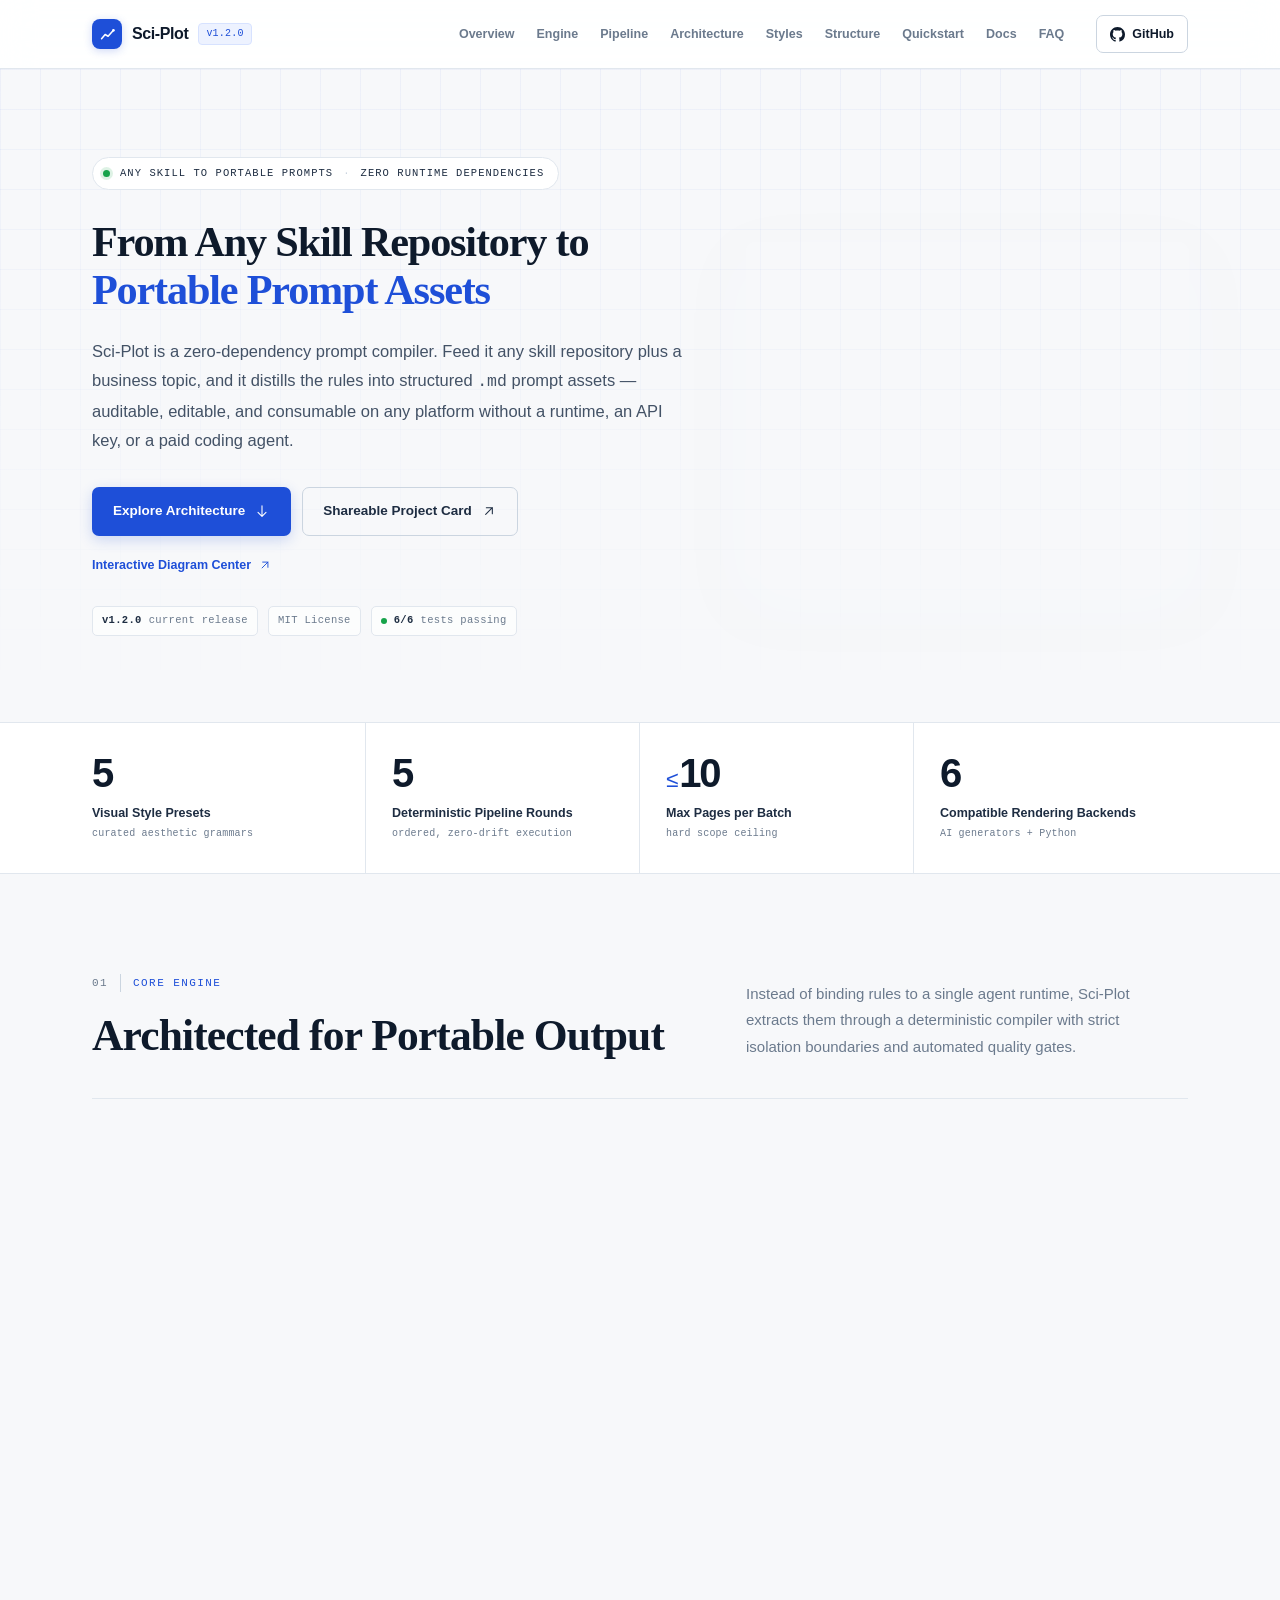
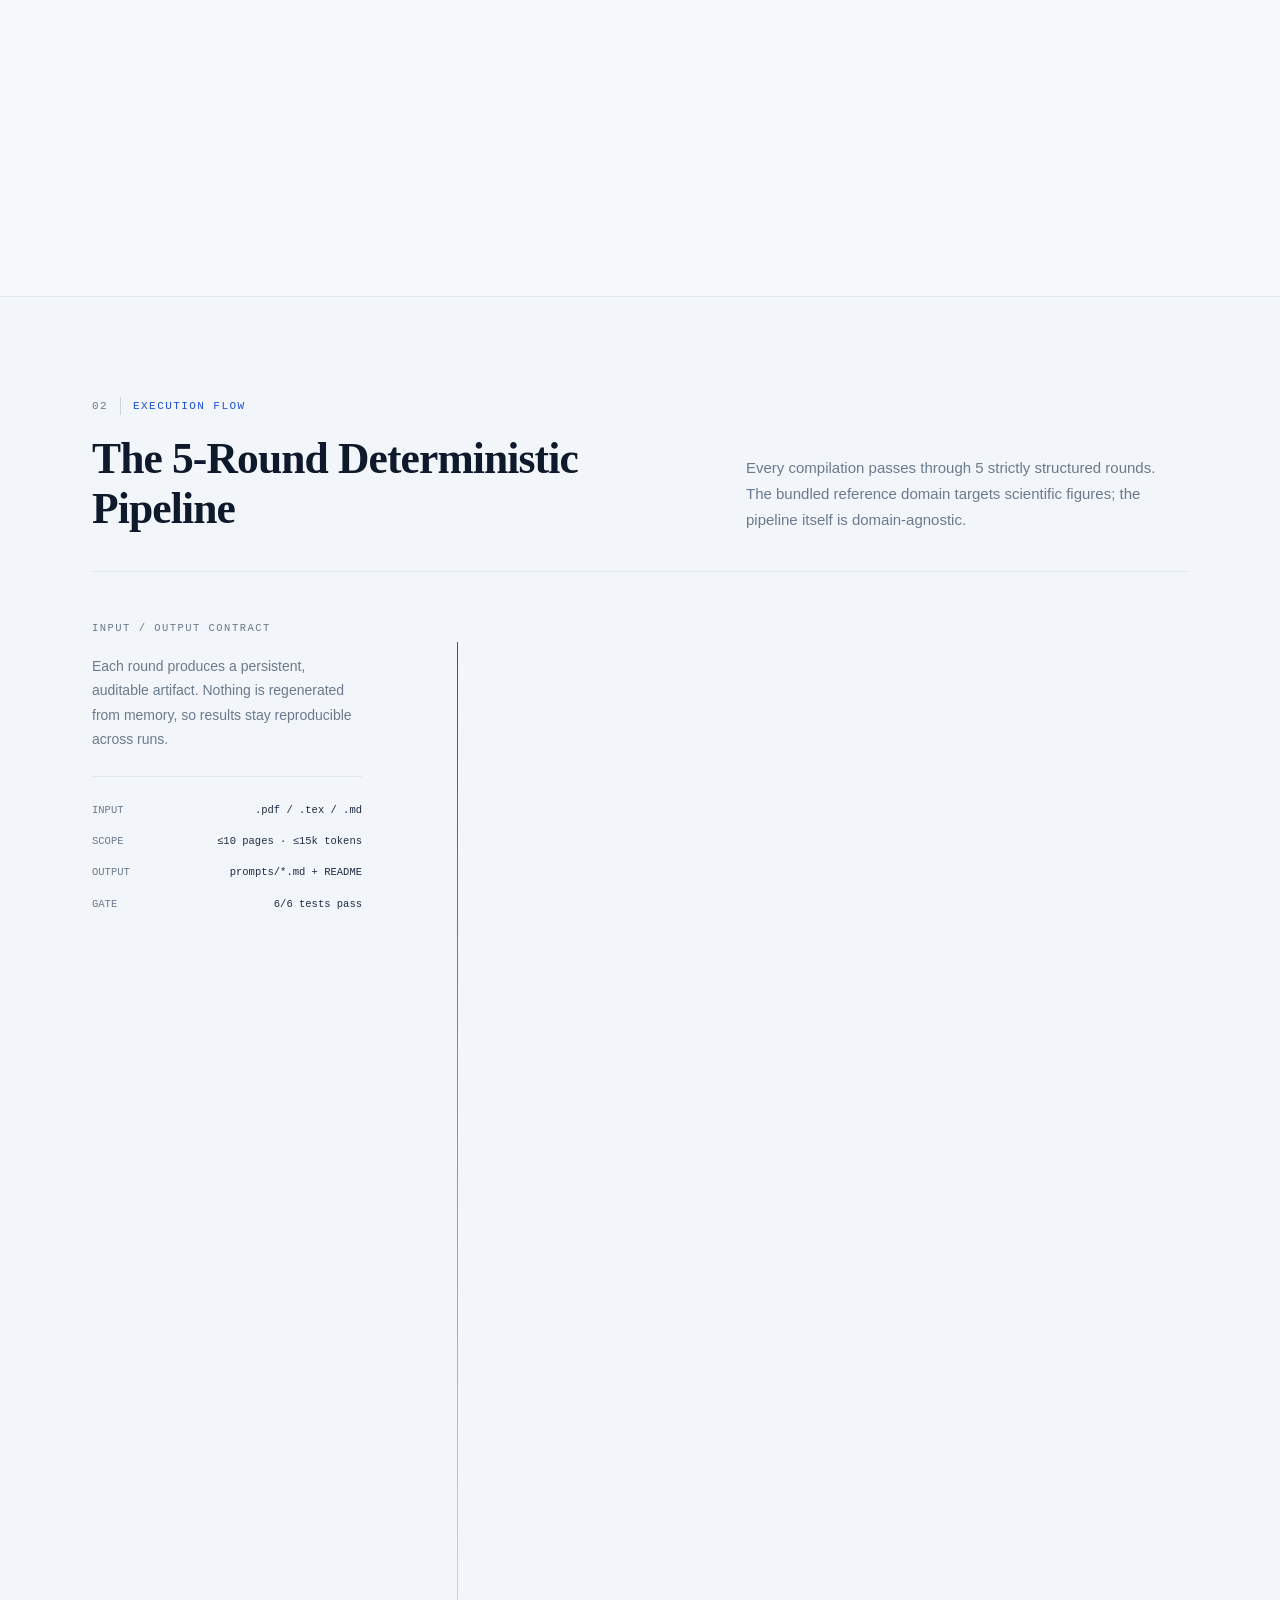
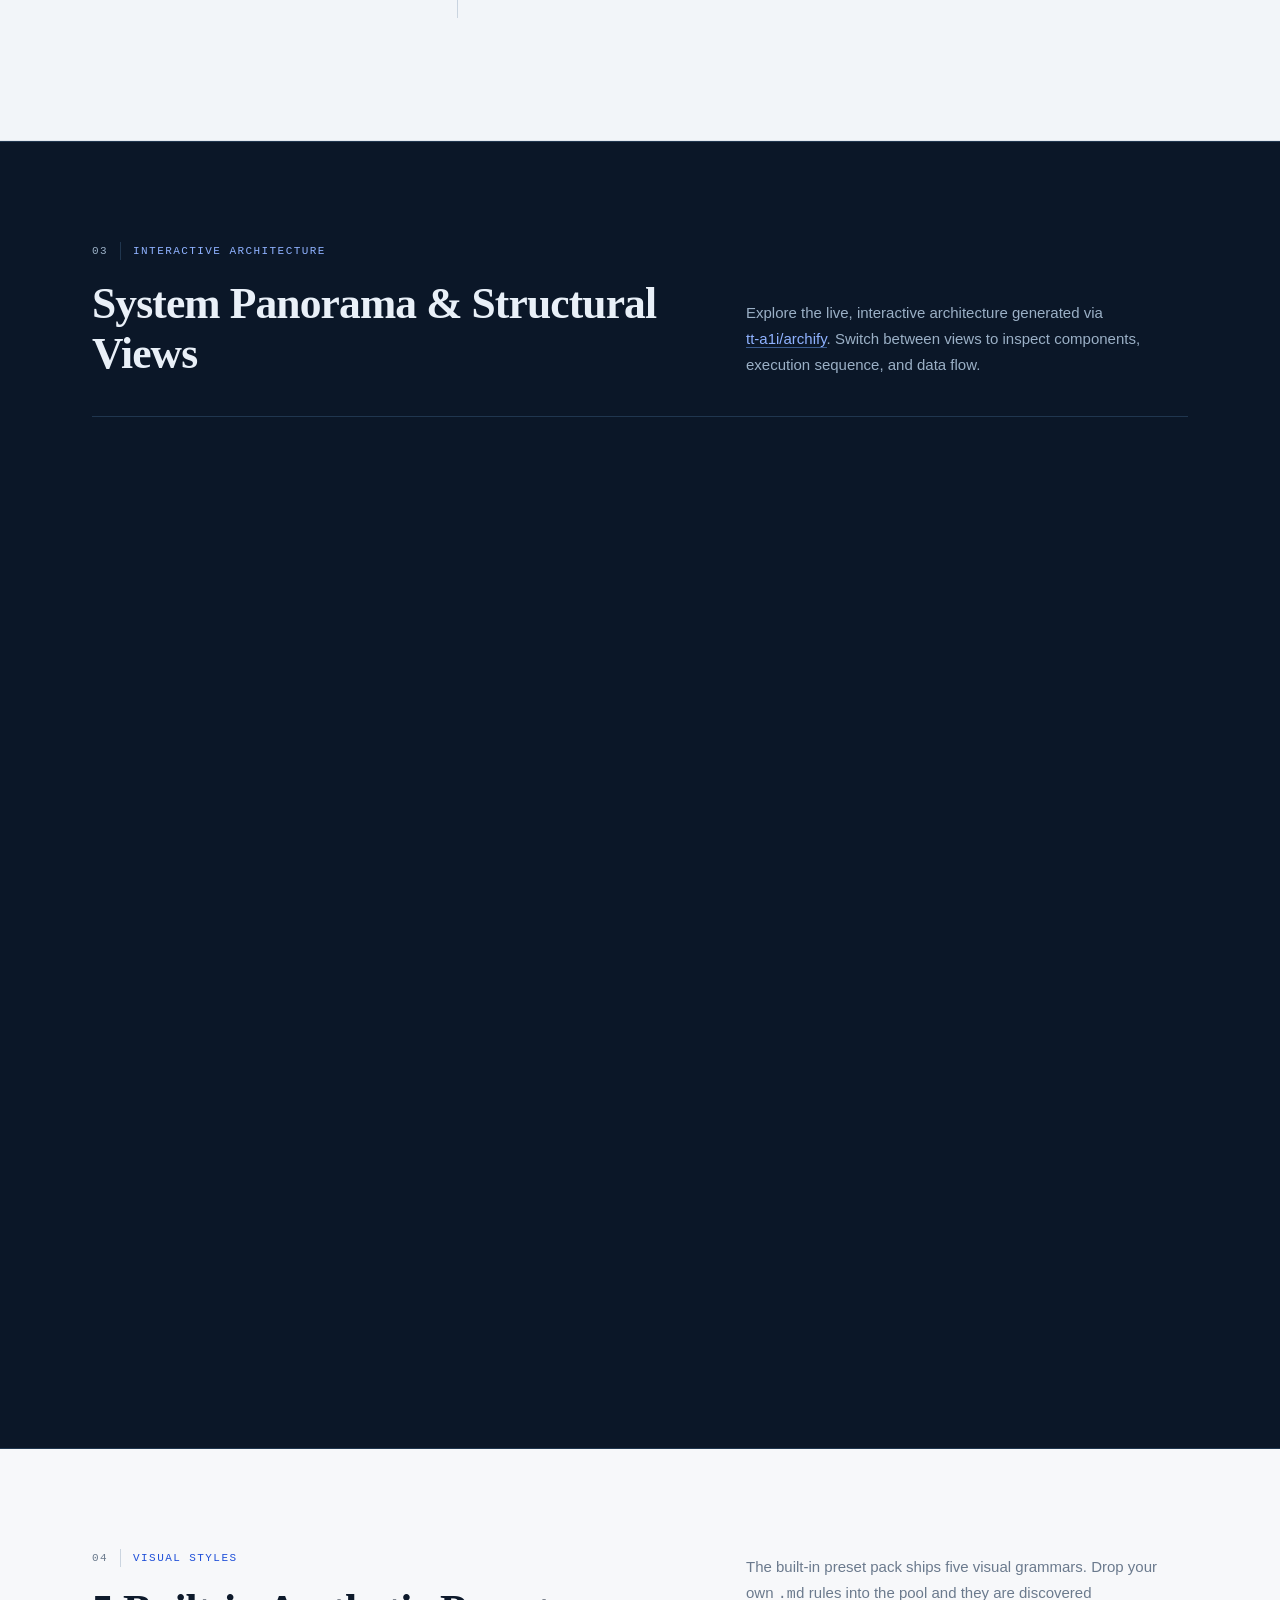
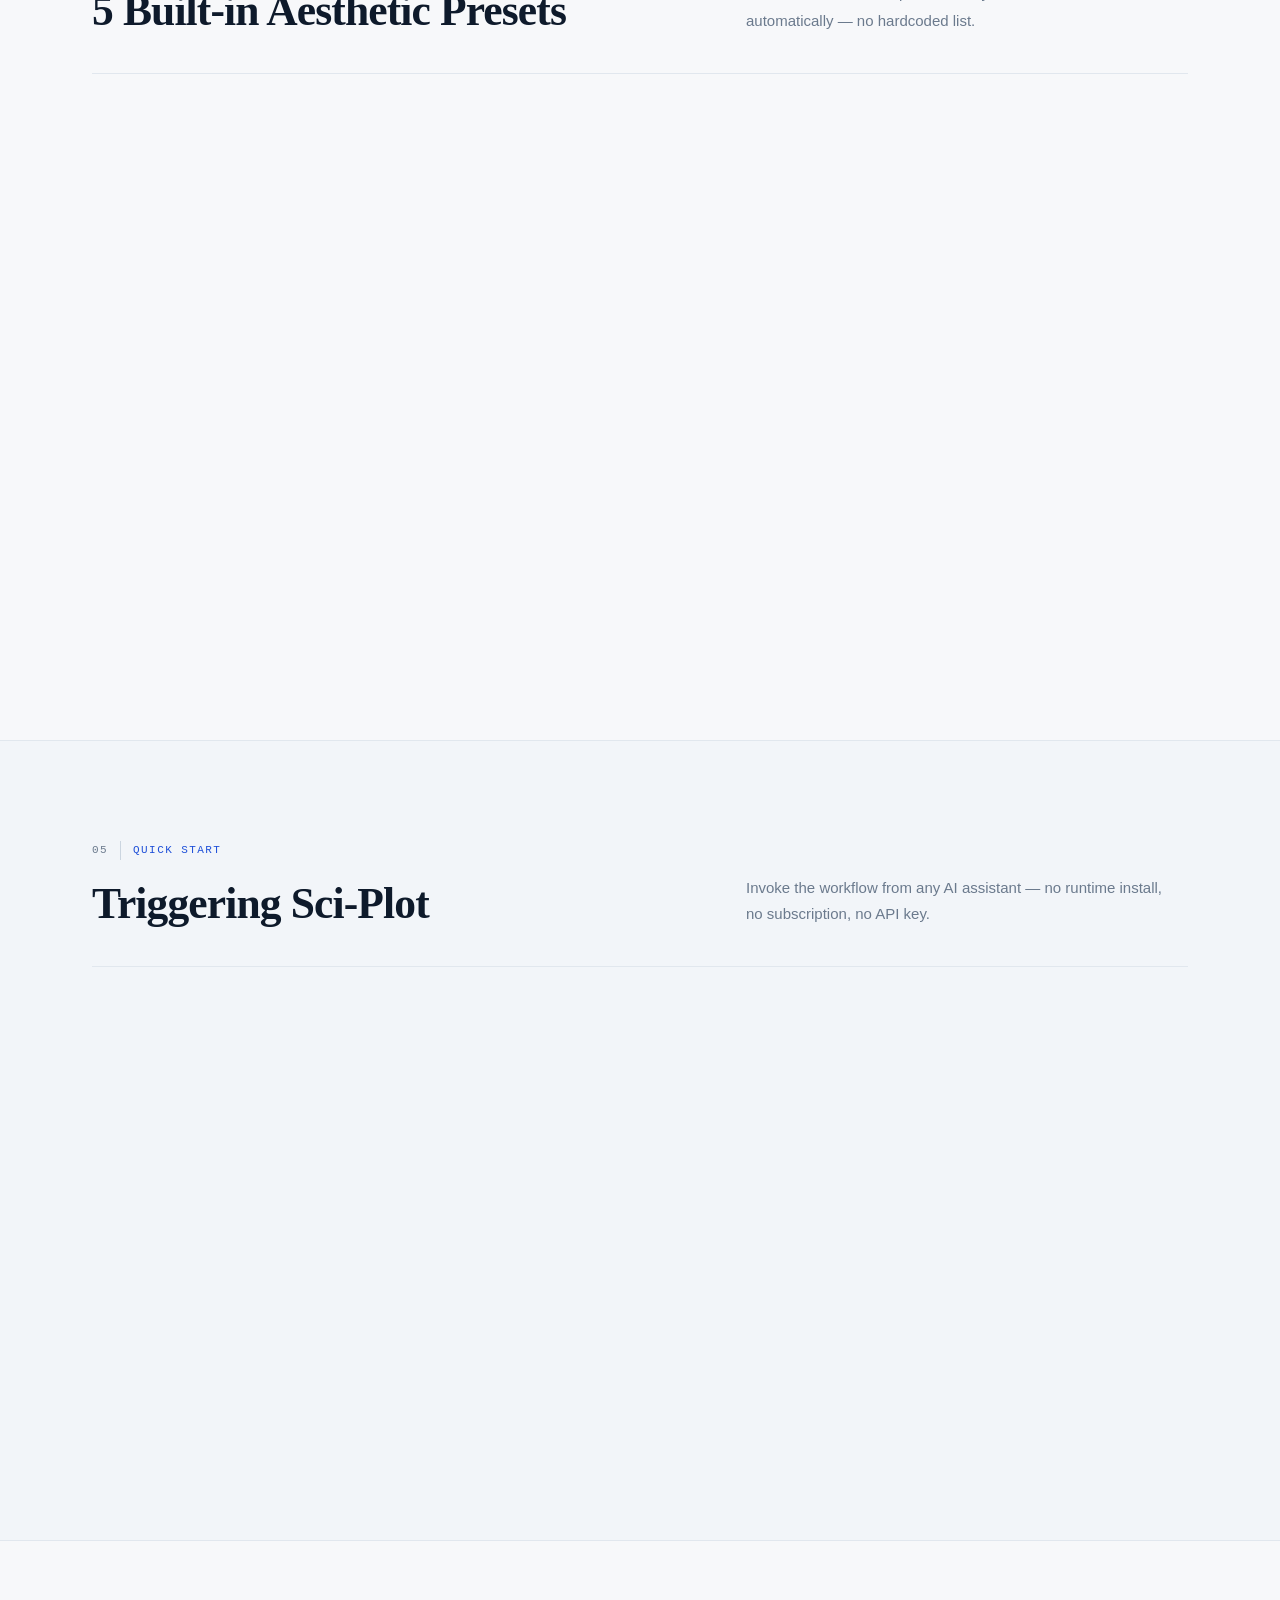
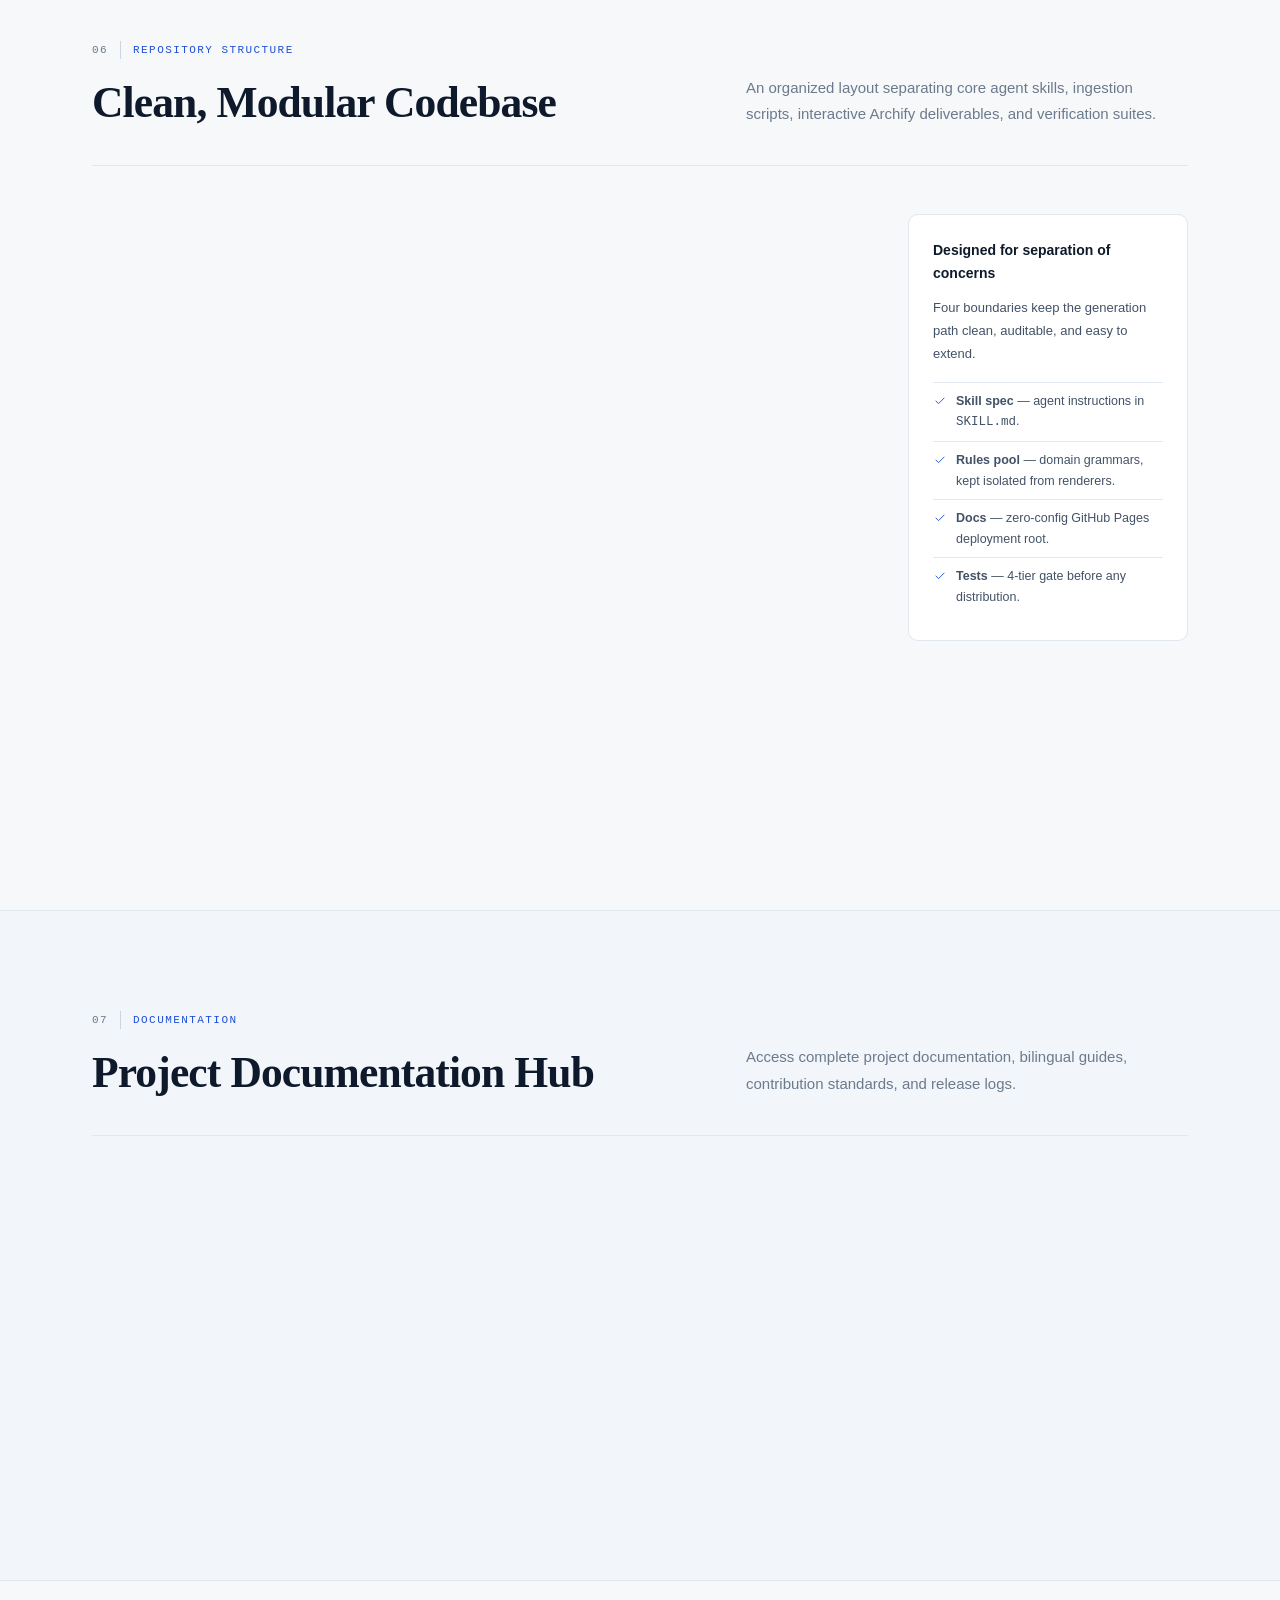
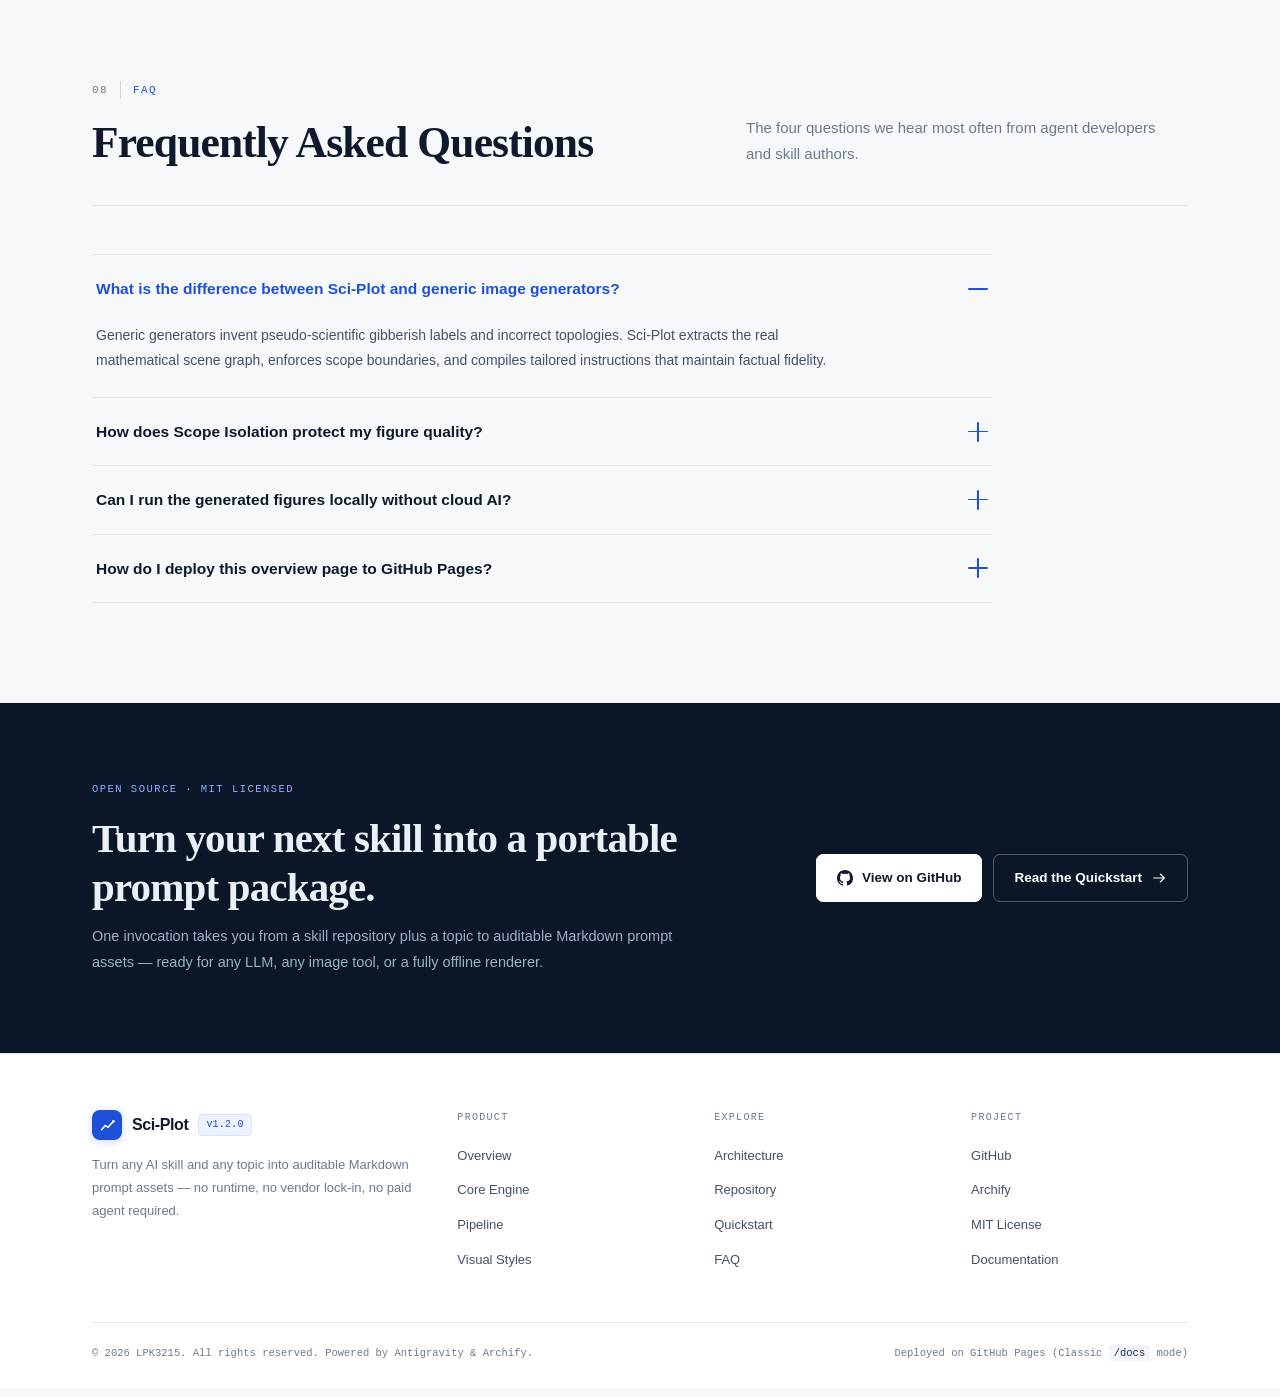
<file: index.html>
<!DOCTYPE html>
<html lang="en">
<head>
<meta charset="UTF-8">
<meta http-equiv="refresh" content="0;url=docs/index.html">
<meta name="viewport" content="width=device-width, initial-scale=1.0">
<meta name="theme-color" content="#F7F8FA">
<title>Sci-Plot — Portable Prompt Compiler for AI Skills</title>
<meta name="description" content="Sci-Plot turns any AI skill plus a topic into portable Markdown prompt assets, with zero runtime dependencies.">
<link rel="icon" type="image/svg+xml" href="data:image/svg+xml,%3Csvg xmlns='http://www.w3.org/2000/svg' viewBox='0 0 32 32'%3E%3Crect width='32' height='32' rx='7' fill='%231E4FD8'/%3E%3Cpath d='M6 23l6-7 5 3 9-10' fill='none' stroke='%23fff' stroke-width='2.4' stroke-linecap='round' stroke-linejoin='round'/%3E%3Ccircle cx='26' cy='9' r='2' fill='%23fff'/%3E%3C/svg%3E">
<style>
:root{
  --paper:#F7F8FA;--surface:#FFFFFF;--ink:#0E1A2B;--body:#435266;--muted:#6B7A8D;
  --line:#E1E7EE;--accent:#1E4FD8;--accent-soft:#EDF2FF;
  --sans:-apple-system,BlinkMacSystemFont,"Segoe UI","PingFang SC","Microsoft YaHei",Arial,sans-serif;
  --serif:"Cambria","Iowan Old Style",Georgia,"Times New Roman",serif;
  --mono:Consolas,"SFMono-Regular",Menlo,monospace;
}
*,*::before,*::after{box-sizing:border-box}
html,body{height:100%}
body{margin:0;background:var(--paper);color:var(--body);font-family:var(--sans);font-size:15px;line-height:1.65;
  -webkit-font-smoothing:antialiased;display:flex;align-items:center;justify-content:center;padding:28px;
  background-image:linear-gradient(to right,rgba(30,79,216,.04) 1px,transparent 1px),linear-gradient(to bottom,rgba(30,79,216,.04) 1px,transparent 1px);
  background-size:40px 40px}
a{color:inherit;text-decoration:none}
:focus-visible{outline:2px solid var(--accent);outline-offset:3px;border-radius:3px}
.panel{width:100%;max-width:600px;background:var(--surface);border:1px solid var(--line);border-radius:12px;
  padding:44px 44px 34px;box-shadow:0 20px 60px rgba(14,26,43,.08);text-align:center}
.brand{display:inline-flex;align-items:center;gap:11px;margin-bottom:24px}
.mark{width:38px;height:38px;border-radius:9px;background:var(--accent);display:grid;place-items:center}
.name{font-size:18px;font-weight:700;letter-spacing:-.025em;color:var(--ink)}
.ver{font-family:var(--mono);font-size:10px;color:var(--accent);background:var(--accent-soft);
  border:1px solid #D9E3FF;padding:2px 7px;border-radius:4px}
.eyebrow{font-family:var(--mono);font-size:10px;letter-spacing:.14em;text-transform:uppercase;color:var(--accent);margin-bottom:14px}
h1{font-family:var(--serif);font-size:2.4rem;line-height:1.15;letter-spacing:-.02em;font-weight:600;color:var(--ink);margin:0 0 12px}
.lede{font-size:14px;color:var(--muted);max-width:420px;margin:0 auto 28px;line-height:1.75}
.bar{height:3px;border-radius:3px;background:var(--line);overflow:hidden;margin-bottom:26px}
.bar span{display:block;height:100%;width:38%;background:var(--accent);border-radius:3px;animation:slide 1.4s ease-in-out infinite}
@keyframes slide{0%{transform:translateX(-100%)}100%{transform:translateX(360%)}}
.btn{display:inline-flex;align-items:center;justify-content:center;gap:9px;background:var(--accent);color:#fff;
  font-size:13.5px;font-weight:600;padding:12px 22px;border-radius:7px;transition:background .2s,transform .2s}
.btn:hover{background:#153DB0;transform:translateY(-2px)}
.links{display:flex;flex-wrap:wrap;align-items:center;justify-content:center;gap:8px 18px;margin-top:26px;
  padding-top:22px;border-top:1px solid var(--line)}
.links a{font-size:12px;color:var(--muted);font-weight:550;transition:color .2s}
.links a:hover{color:var(--accent)}
.links .sep{color:#CBD5E0;font-size:11px}
.foot{margin-top:20px;font-family:var(--mono);font-size:10px;color:var(--muted);letter-spacing:.03em}
@media(max-width:560px){.panel{padding:32px 24px 28px}h1{font-size:1.9rem}.links .sep{display:none}}
@media(prefers-reduced-motion:reduce){.bar span{animation:none;width:100%}}
</style>
</head>
<body>
  <main class="panel">
    <div class="brand">
      <span class="mark">
        <svg width="22" height="22" viewBox="0 0 32 32" aria-hidden="true">
          <path d="M6 23l6-7 5 3 9-10" fill="none" stroke="#fff" stroke-width="2.6" stroke-linecap="round" stroke-linejoin="round"/>
          <circle cx="26" cy="9" r="2.2" fill="#fff"/>
        </svg>
      </span>
      <span class="name">Sci-Plot</span>
      <span class="ver">v1.2.0</span>
    </div>

    <div class="eyebrow">Portable Prompt Compiler for AI Skills</div>
    <h1>From Skills to Prompts</h1>
    <p class="lede">Redirecting to the project documentation. If you are not taken there automatically, use the button below.</p>

    <div class="bar" aria-hidden="true"><span></span></div>
    <a class="btn" href="docs/index.html">Open Documentation <span aria-hidden="true">&#8594;</span></a>

    <nav class="links" aria-label="Quick links">
      <a href="docs/project_overview/index.html">Project Overview</a><span class="sep">/</span>
      <a href="docs/archify/core-architecture.html">Interactive Diagrams</a><span class="sep">/</span>
      <a href="examples/transformer-paper/README.md">Examples</a><span class="sep">/</span>
      <a href="https://github.com/LPK3215/sci-plot" target="_blank" rel="noopener noreferrer">GitHub</a>
    </nav>

    <div class="foot">MIT License &#183; Deployed on GitHub Pages</div>
  </main>

  <noscript><p style="text-align:center;margin-top:20px"><a href="docs/index.html">Continue to the documentation</a></p></noscript>
</body>
</html>
</file>
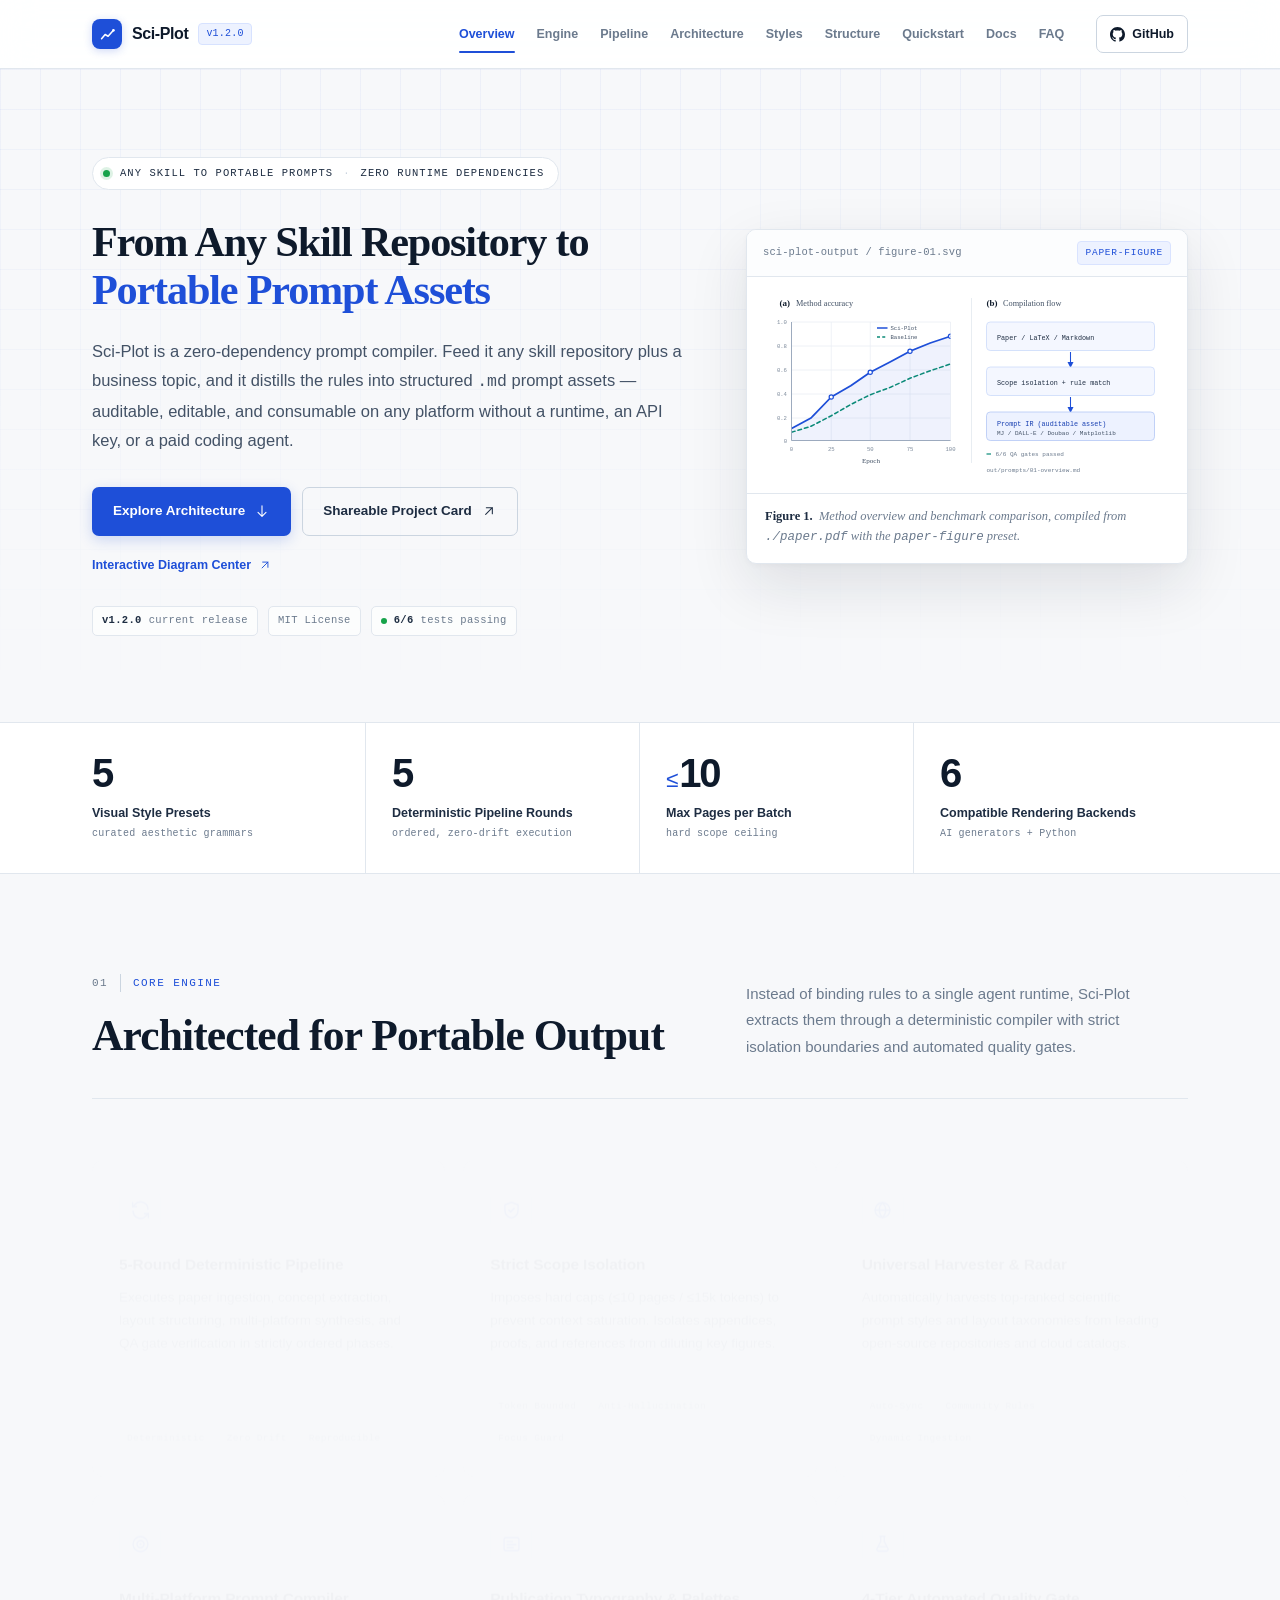
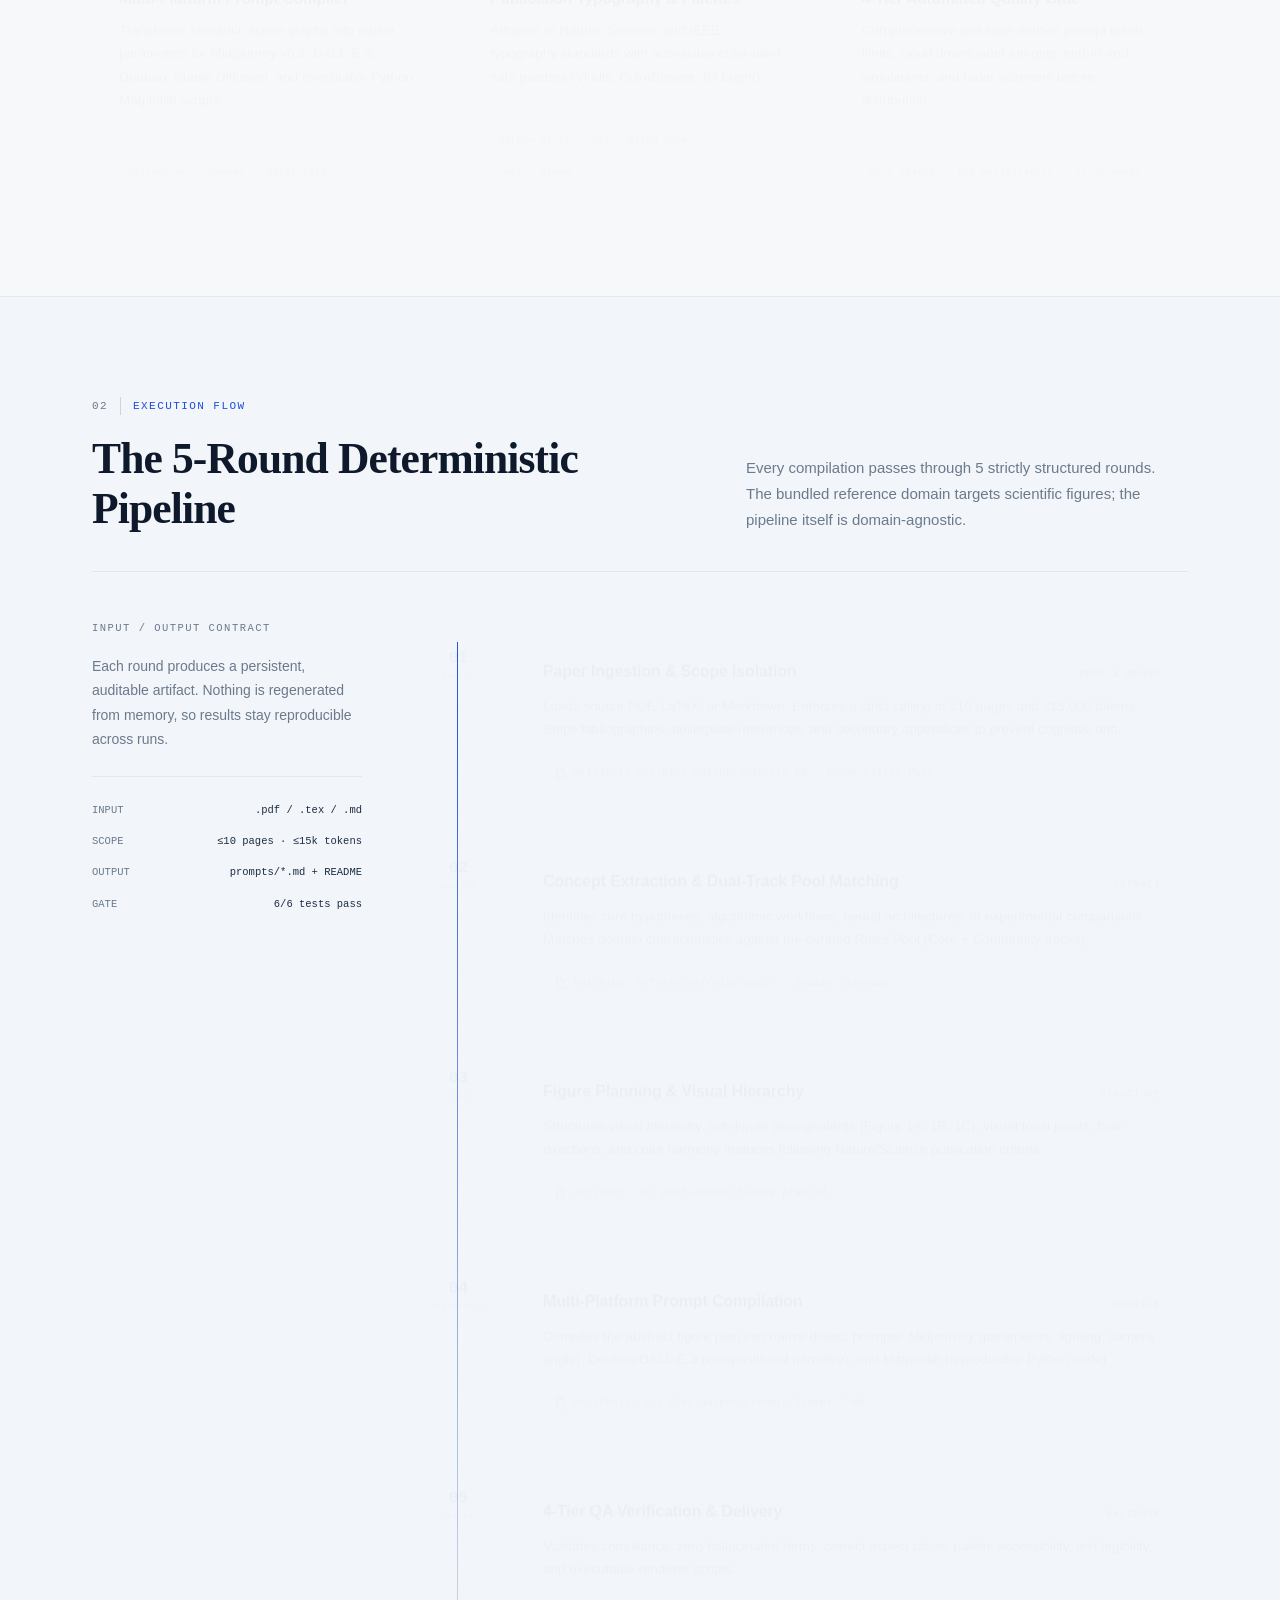
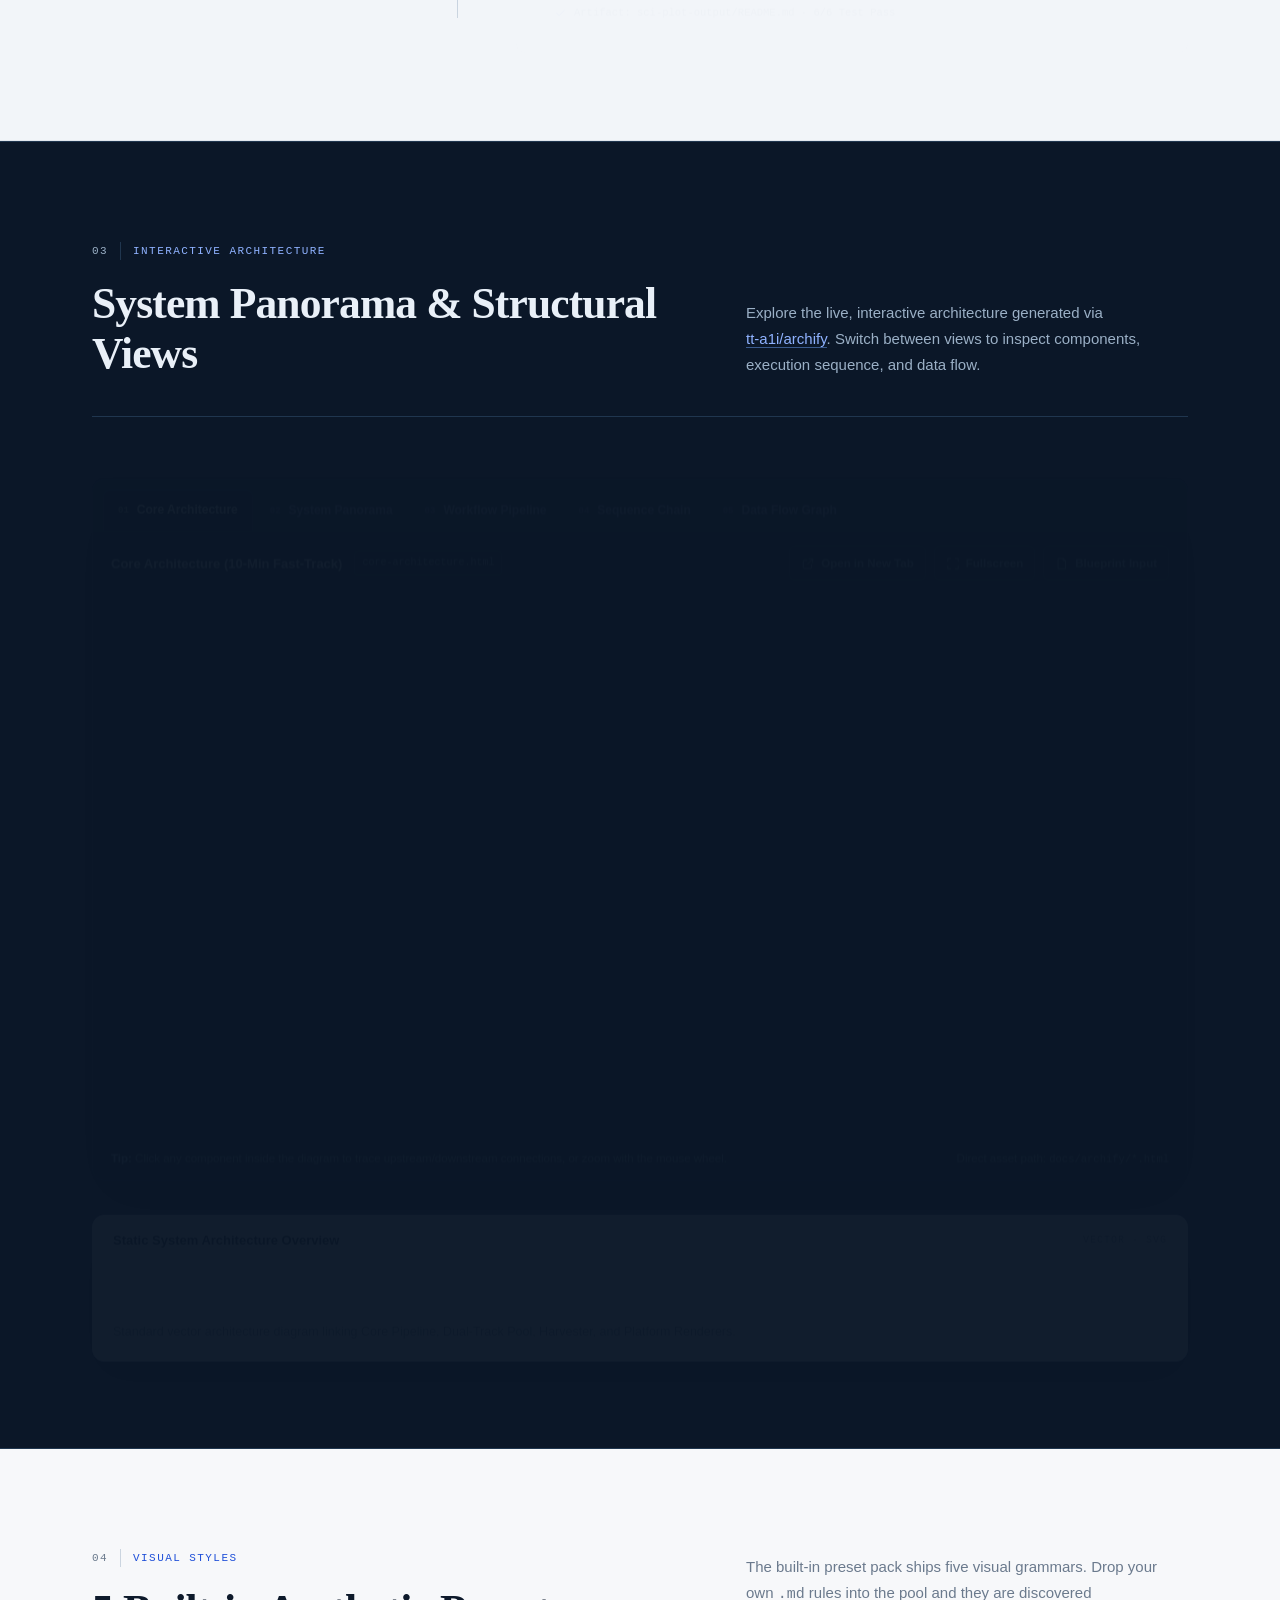
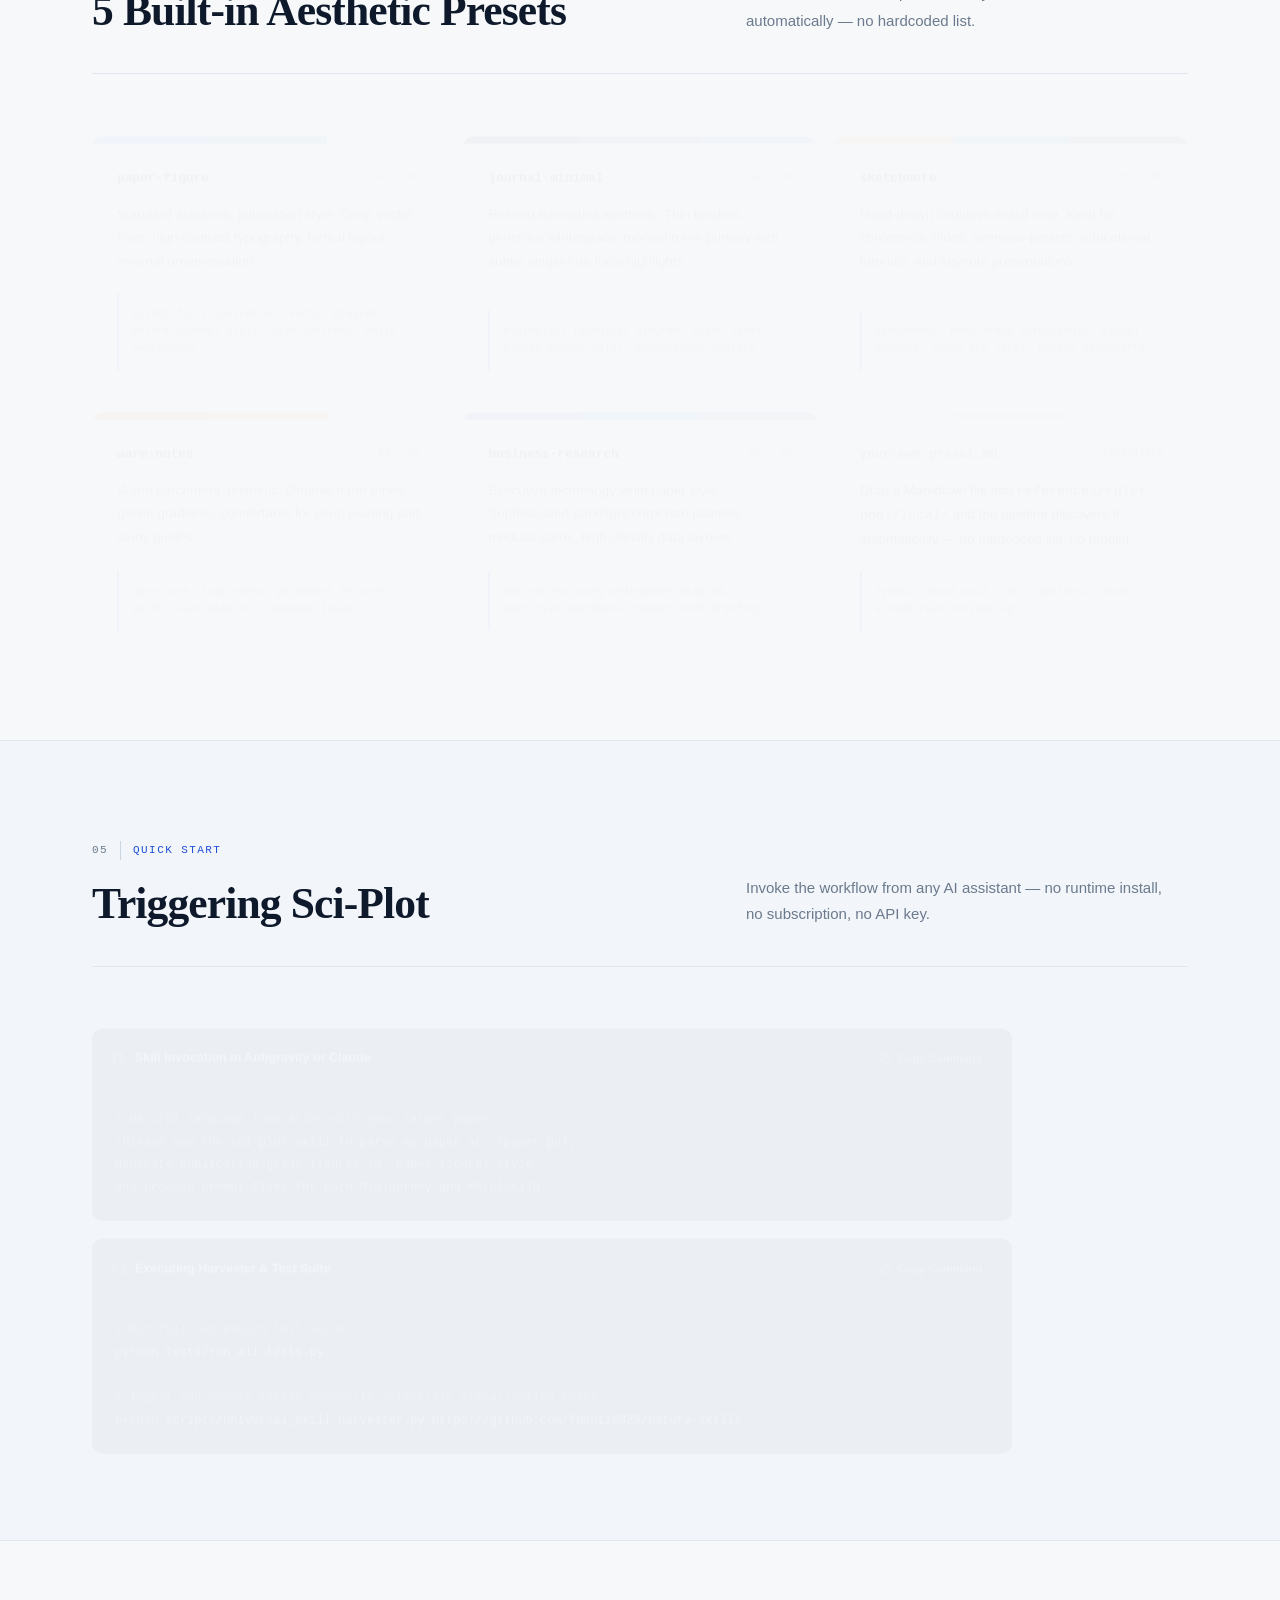
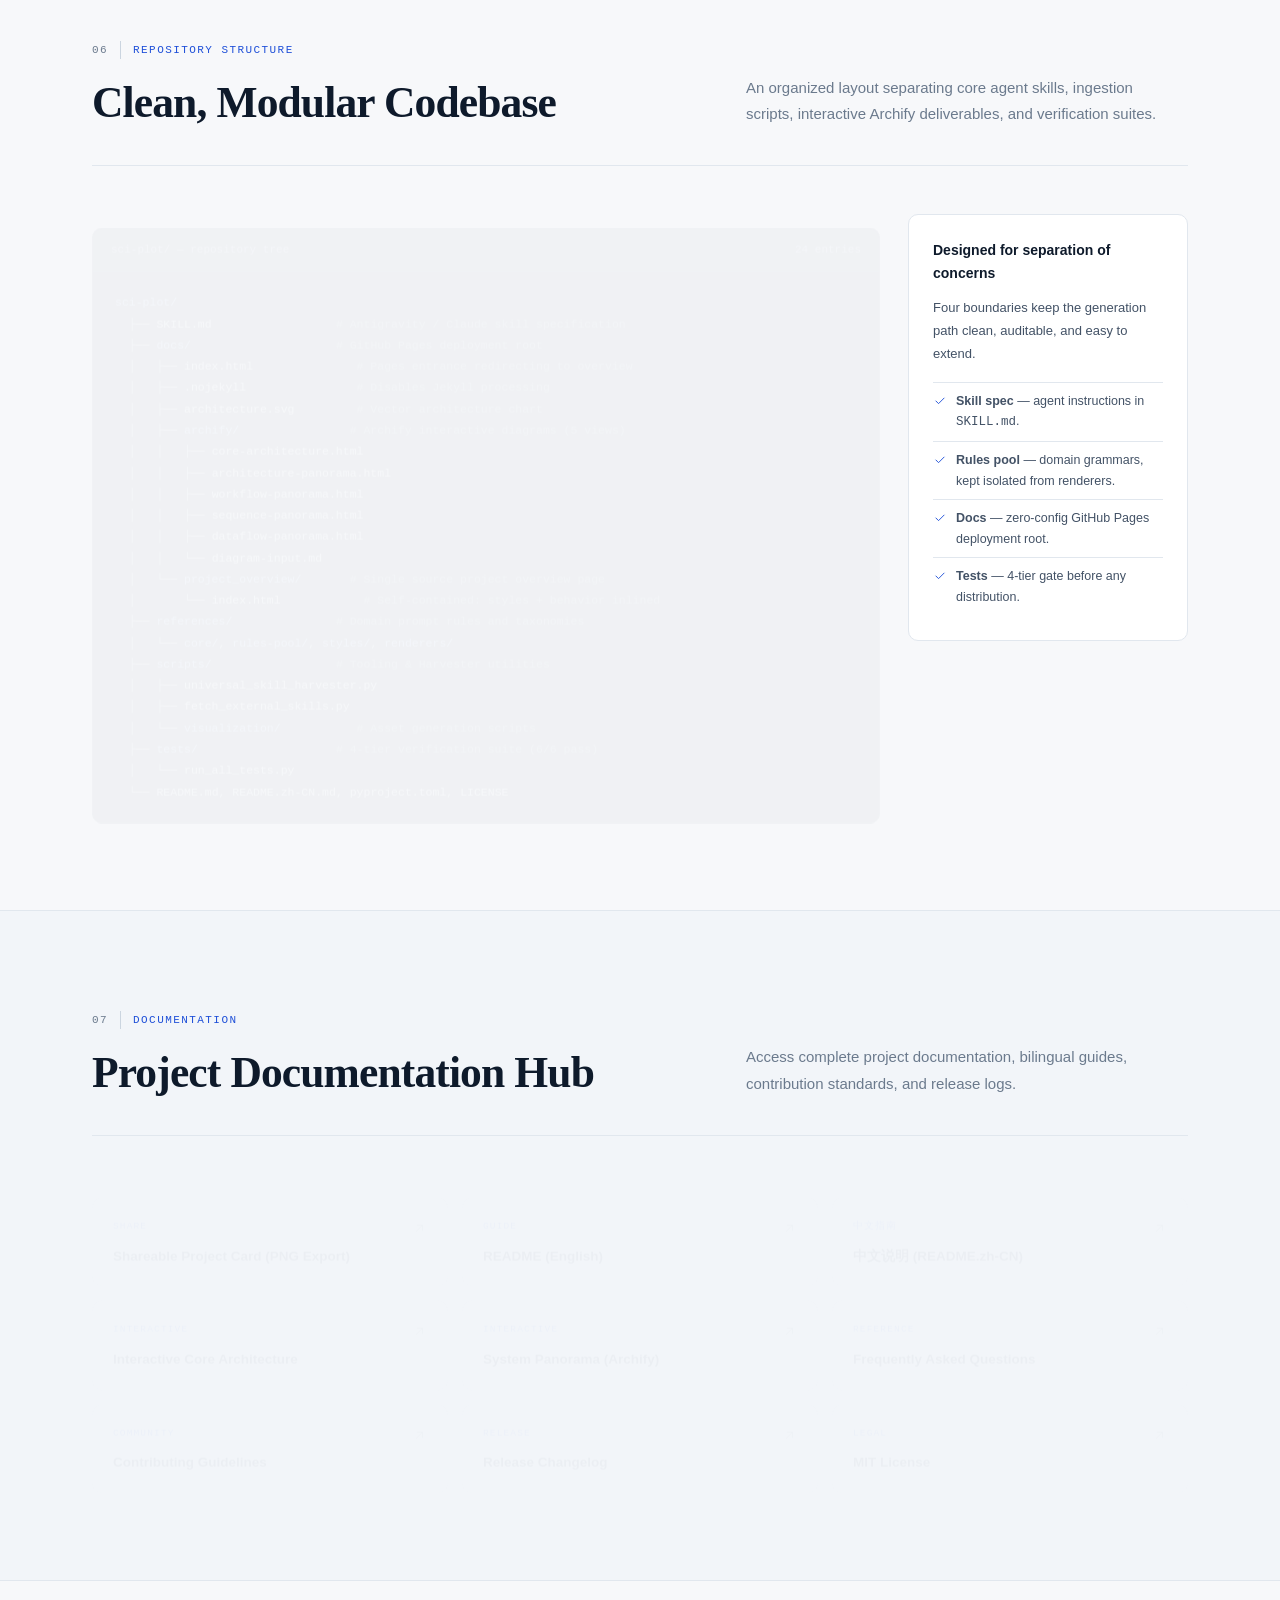
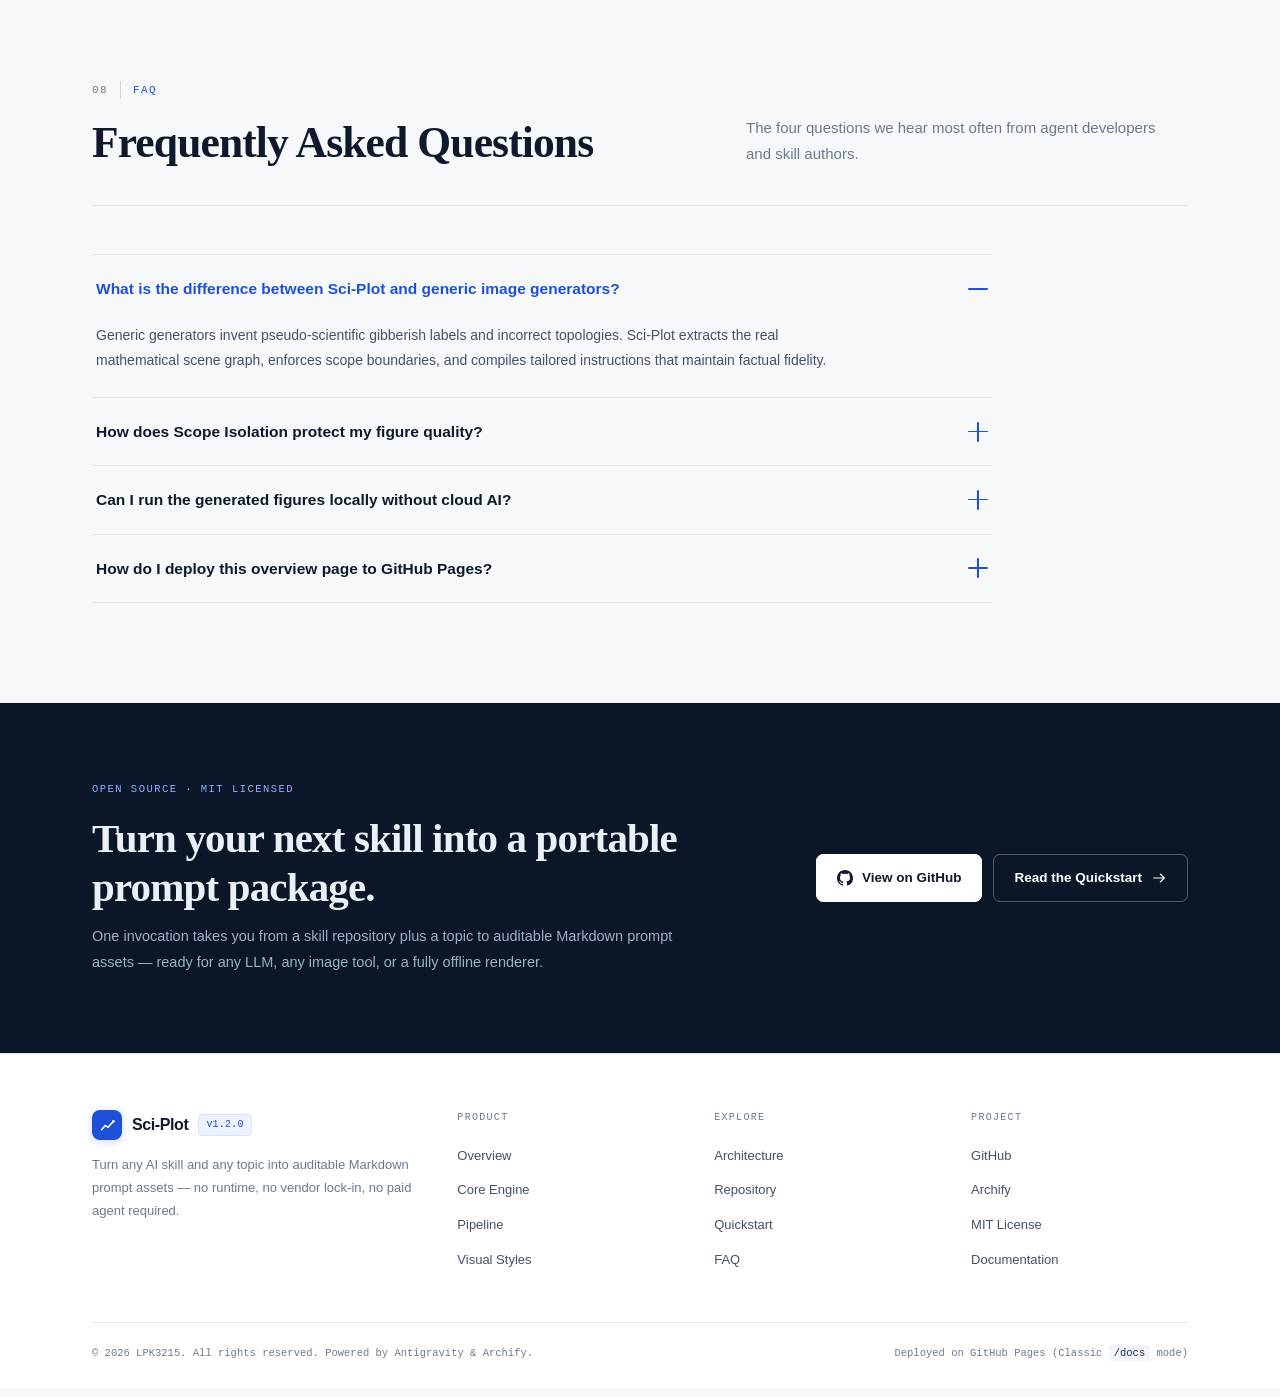
<file: docs/index.html>
<!DOCTYPE html>
<html lang="en">
<head>
<meta charset="UTF-8">
<meta http-equiv="refresh" content="0;url=project_overview/index.html">
<meta name="viewport" content="width=device-width, initial-scale=1.0">
<meta name="theme-color" content="#F7F8FA">
<title>Sci-Plot — Portable Prompt Compiler for AI Skills</title>
<meta name="description" content="Sci-Plot turns any AI skill plus a topic into portable Markdown prompt assets, with zero runtime dependencies.">
<link rel="icon" type="image/svg+xml" href="data:image/svg+xml,%3Csvg xmlns='http://www.w3.org/2000/svg' viewBox='0 0 32 32'%3E%3Crect width='32' height='32' rx='7' fill='%231E4FD8'/%3E%3Cpath d='M6 23l6-7 5 3 9-10' fill='none' stroke='%23fff' stroke-width='2.4' stroke-linecap='round' stroke-linejoin='round'/%3E%3Ccircle cx='26' cy='9' r='2' fill='%23fff'/%3E%3C/svg%3E">
<style>
:root{
  --paper:#F7F8FA;--surface:#FFFFFF;--ink:#0E1A2B;--body:#435266;--muted:#6B7A8D;
  --line:#E1E7EE;--line-2:#CBD5E0;--accent:#1E4FD8;--accent-soft:#EDF2FF;
  --sans:-apple-system,BlinkMacSystemFont,"Segoe UI","PingFang SC","Microsoft YaHei",Arial,sans-serif;
  --serif:"Cambria","Iowan Old Style",Georgia,"Times New Roman",serif;
  --mono:Consolas,"SFMono-Regular",Menlo,monospace;
}
*,*::before,*::after{box-sizing:border-box}
html,body{height:100%}
body{margin:0;background:var(--paper);color:var(--body);font-family:var(--sans);font-size:15px;line-height:1.65;
  -webkit-font-smoothing:antialiased;display:flex;align-items:center;justify-content:center;padding:28px;
  background-image:linear-gradient(to right,rgba(30,79,216,.04) 1px,transparent 1px),linear-gradient(to bottom,rgba(30,79,216,.04) 1px,transparent 1px);
  background-size:40px 40px}
a{color:inherit;text-decoration:none}
:focus-visible{outline:2px solid var(--accent);outline-offset:3px;border-radius:3px}
.panel{width:100%;max-width:560px;background:var(--surface);border:1px solid var(--line);border-radius:12px;
  padding:44px 44px 36px;box-shadow:0 20px 60px rgba(14,26,43,.08);text-align:center}
.brand{display:inline-flex;align-items:center;gap:11px;margin-bottom:26px}
.brand-mark{width:38px;height:38px;border-radius:9px;background:var(--accent);display:grid;place-items:center}
.brand-name{font-size:18px;font-weight:700;letter-spacing:-.025em;color:var(--ink)}
.brand-ver{font-family:var(--mono);font-size:10px;color:var(--accent);background:var(--accent-soft);
  border:1px solid #D9E3FF;padding:2px 7px;border-radius:4px}
.eyebrow{font-family:var(--mono);font-size:10px;letter-spacing:.14em;text-transform:uppercase;color:var(--accent);margin-bottom:14px}
h1{font-family:var(--serif);font-size:2.35rem;line-height:1.15;letter-spacing:-.02em;font-weight:600;color:var(--ink);margin:0 0 12px}
.lede{font-size:14px;color:var(--muted);max-width:400px;margin:0 auto 28px;line-height:1.75}
.bar{height:3px;border-radius:3px;background:var(--line);overflow:hidden;margin-bottom:26px}
.bar span{display:block;height:100%;width:38%;background:var(--accent);border-radius:3px;animation:slide 1.4s ease-in-out infinite}
@keyframes slide{0%{transform:translateX(-100%)}100%{transform:translateX(360%)}}
.btn{display:inline-flex;align-items:center;justify-content:center;gap:9px;background:var(--accent);color:#fff;
  font-size:13.5px;font-weight:600;padding:12px 22px;border-radius:7px;transition:background .2s,transform .2s}
.btn:hover{background:#153DB0;transform:translateY(-2px)}
.links{display:flex;flex-wrap:wrap;align-items:center;justify-content:center;gap:8px 18px;margin-top:26px;
  padding-top:22px;border-top:1px solid var(--line)}
.links a{font-size:12px;color:var(--muted);font-weight:550;transition:color .2s}
.links a:hover{color:var(--accent)}
.links .sep{color:var(--line-2);font-size:11px}
.foot{margin-top:20px;font-family:var(--mono);font-size:10px;color:var(--muted);letter-spacing:.03em}
@media(max-width:560px){.panel{padding:32px 24px 28px}h1{font-size:1.9rem}.links .sep{display:none}}
@media(prefers-reduced-motion:reduce){.bar span{animation:none;width:100%}}
</style>
</head>
<body>
  <main class="panel">
    <div class="brand">
      <span class="brand-mark">
        <svg width="22" height="22" viewBox="0 0 32 32" aria-hidden="true">
          <path d="M6 23l6-7 5 3 9-10" fill="none" stroke="#fff" stroke-width="2.6" stroke-linecap="round" stroke-linejoin="round"/>
          <circle cx="26" cy="9" r="2.2" fill="#fff"/>
        </svg>
      </span>
      <span class="brand-name">Sci-Plot</span>
      <span class="brand-ver">v1.2.0</span>
    </div>

    <div class="eyebrow">Portable Prompt Compiler for AI Skills</div>
    <h1>Project Overview</h1>
    <p class="lede">Redirecting to the interactive project overview. If you are not taken there automatically, use the button below.</p>

    <div class="bar" aria-hidden="true"><span></span></div>
    <a class="btn" href="project_overview/index.html">Enter Project Overview <span aria-hidden="true">&#8594;</span></a>

    <nav class="links" aria-label="Quick links">
      <a href="project_overview/index.html#architecture">Architecture</a><span class="sep">/</span>
      <a href="archify/core-architecture.html">Interactive Diagrams</a><span class="sep">/</span>
      <a href="project_overview/project_card.html">Project Card</a><span class="sep">/</span>
      <a href="https://github.com/LPK3215/sci-plot" target="_blank" rel="noopener noreferrer">GitHub</a>
    </nav>

    <div class="foot">Deployed on GitHub Pages &#183; /docs mode</div>
  </main>

  <noscript><p style="text-align:center;margin-top:20px"><a href="project_overview/index.html">Continue to the project overview</a></p></noscript>
</body>
</html>
</file>
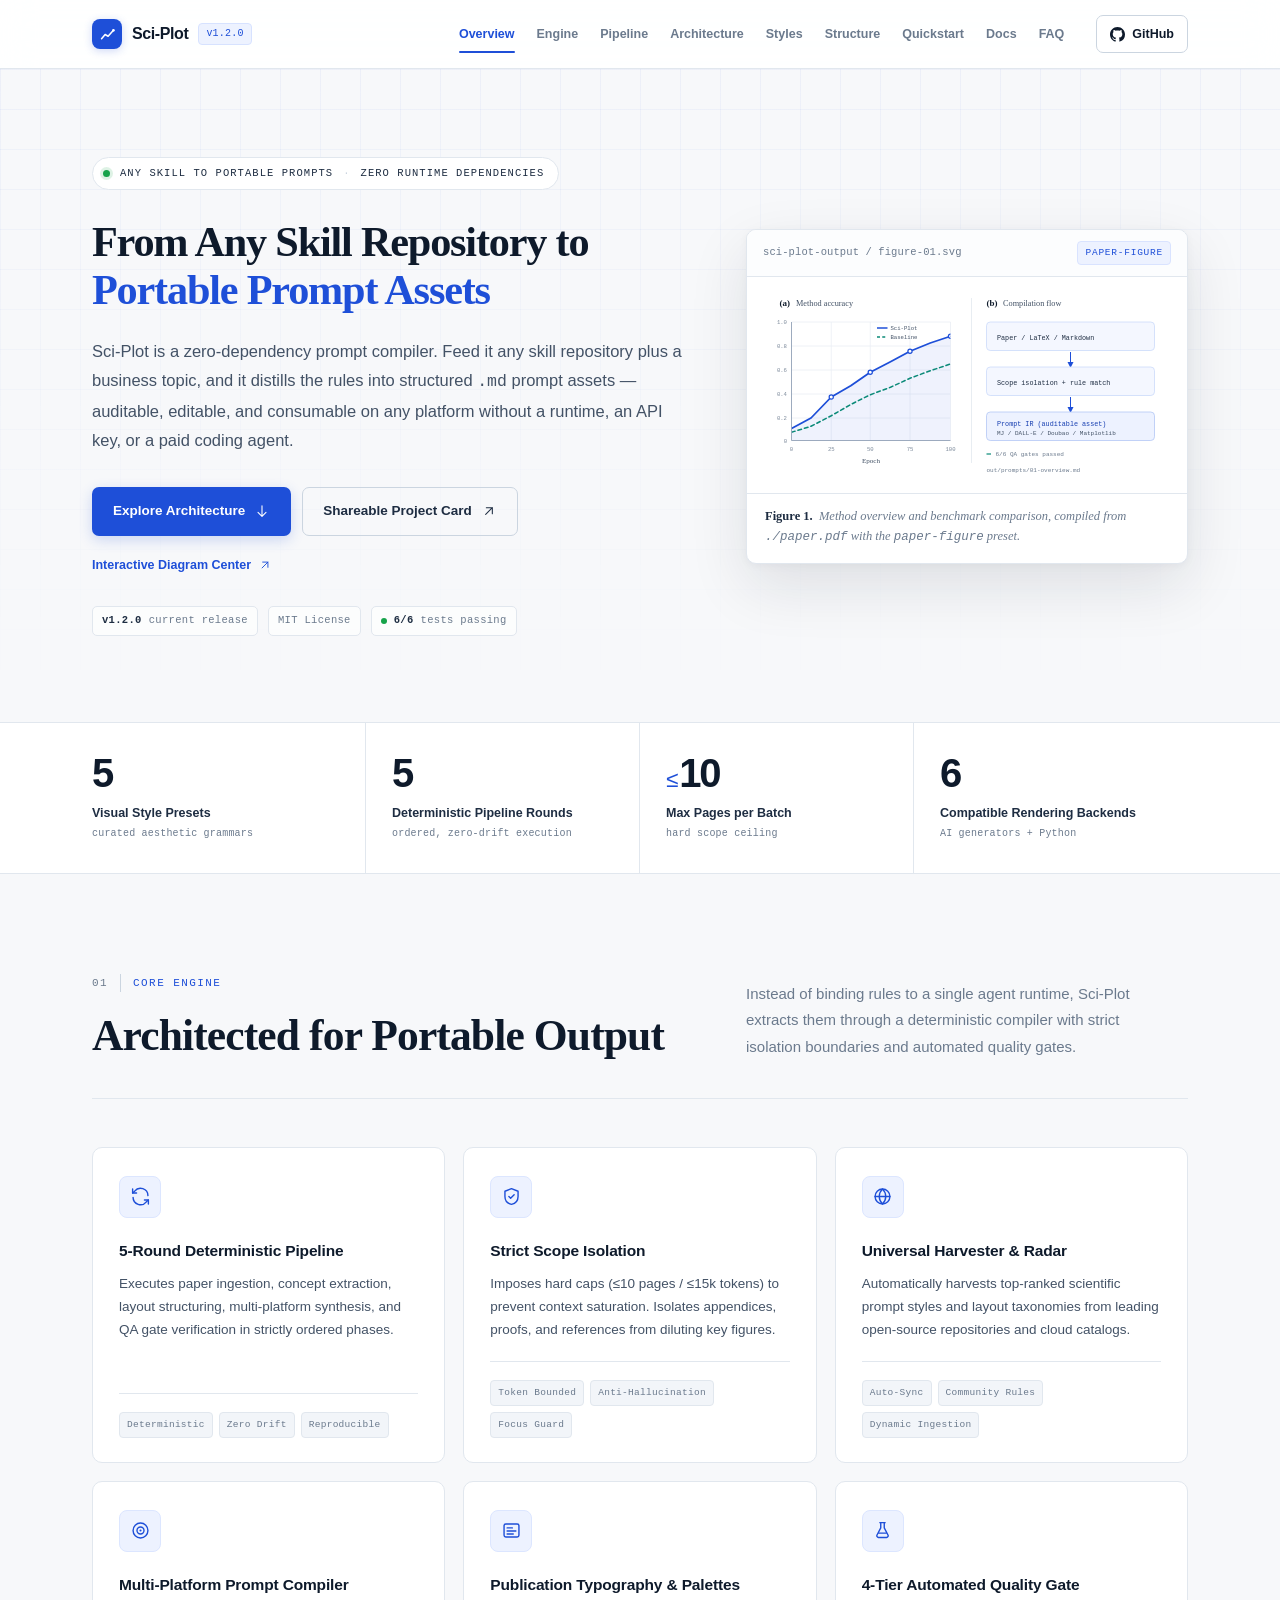
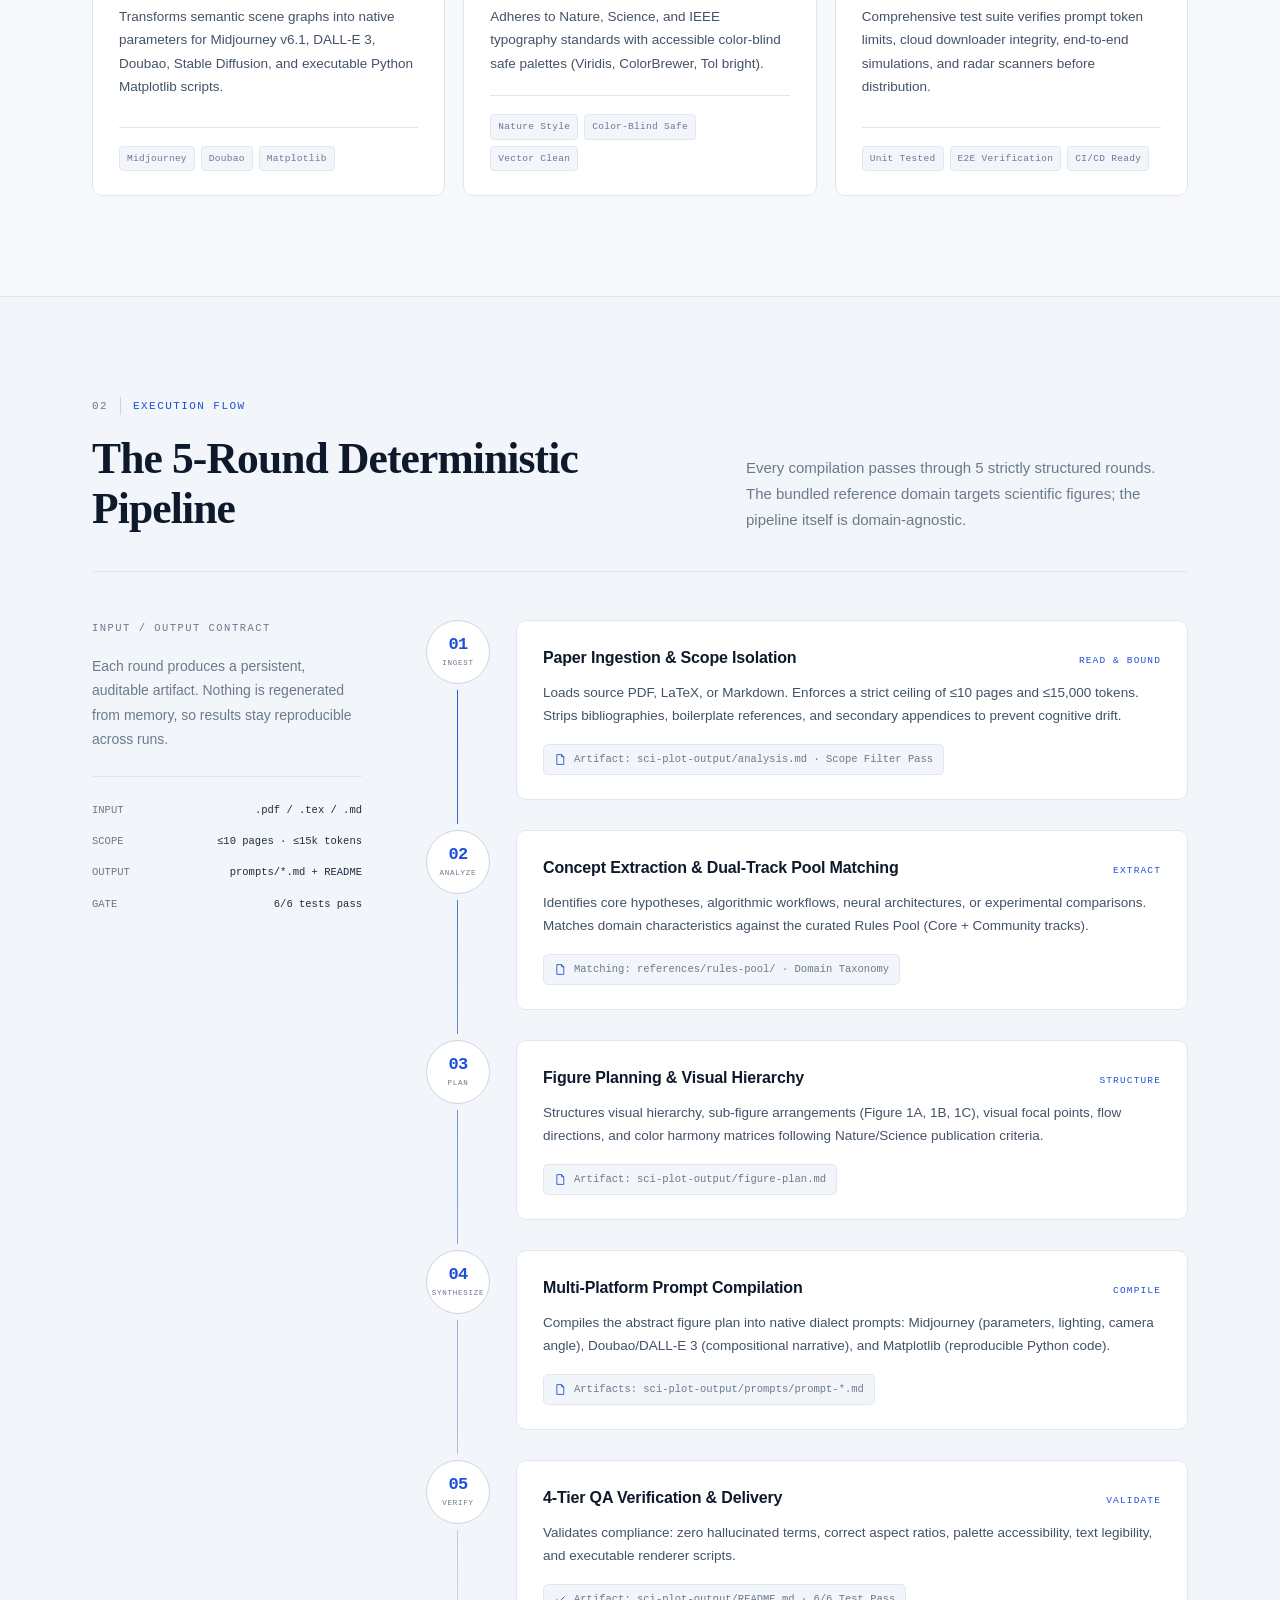
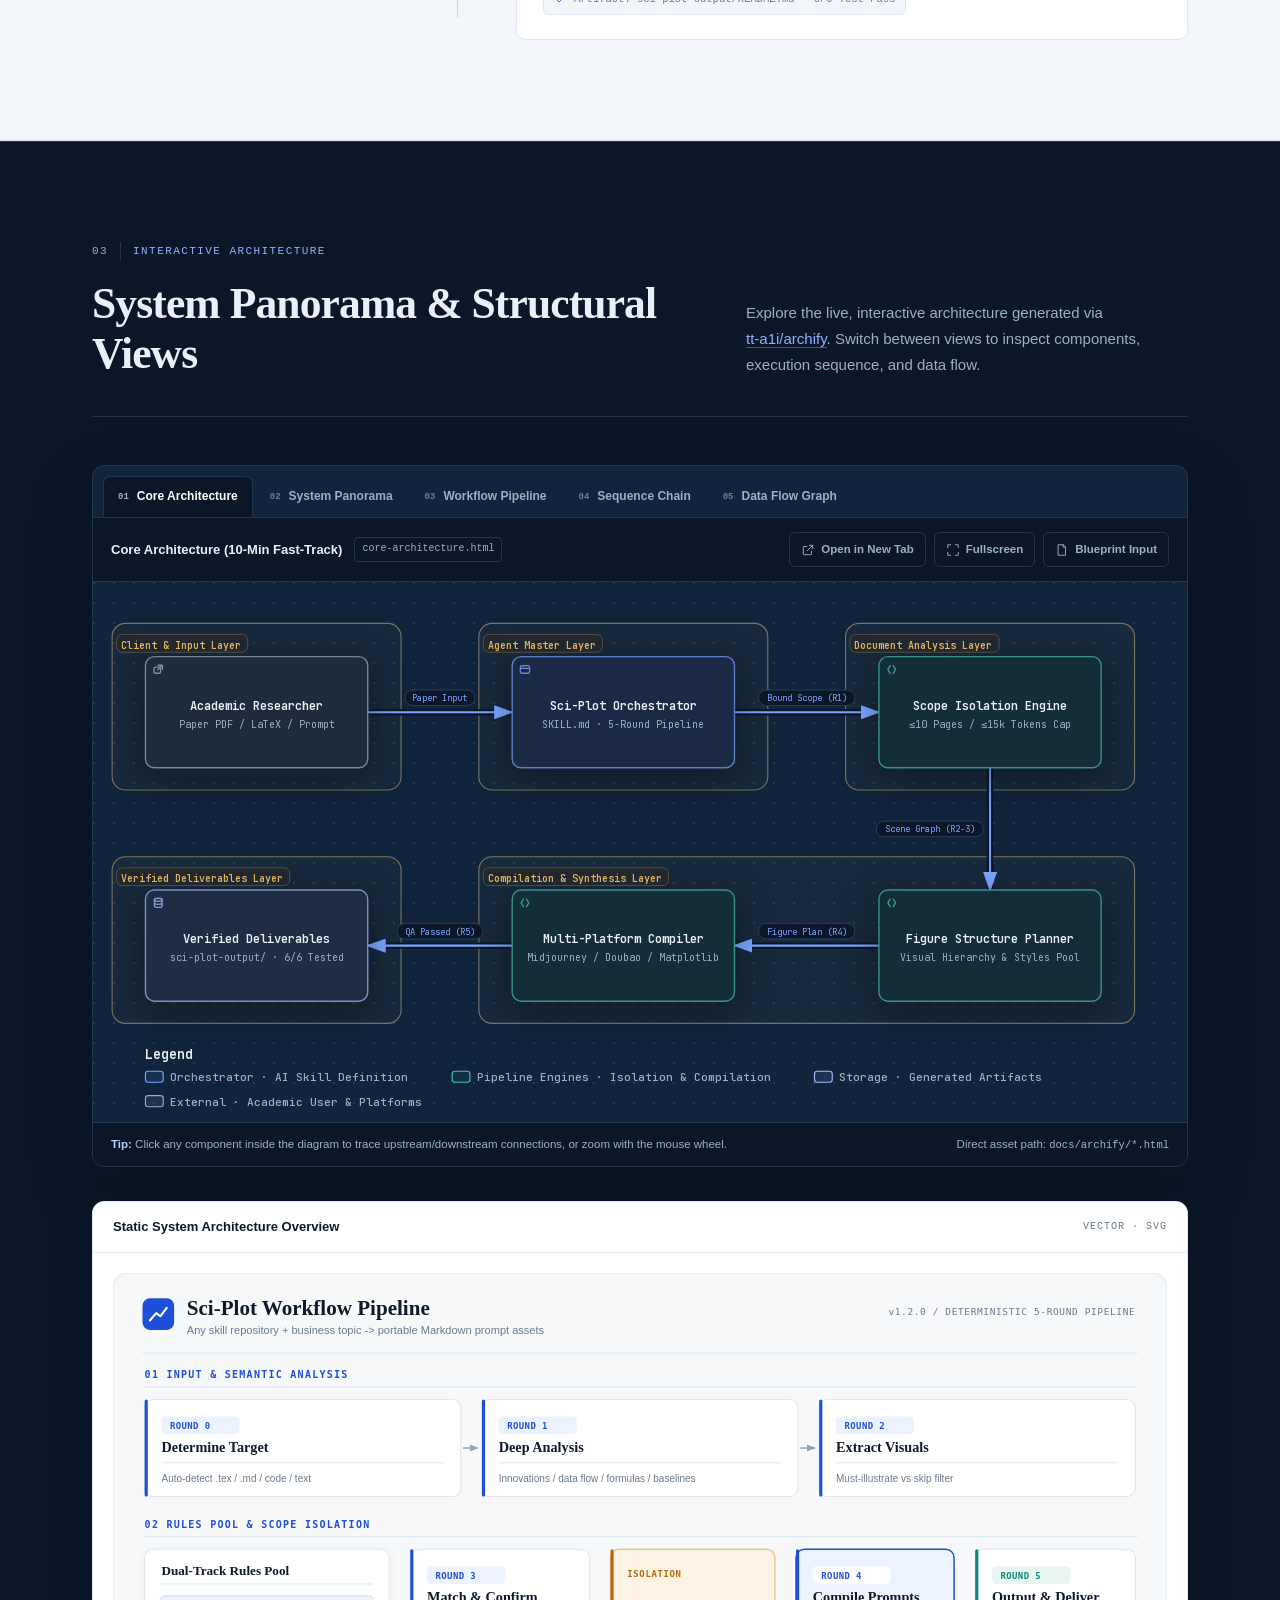
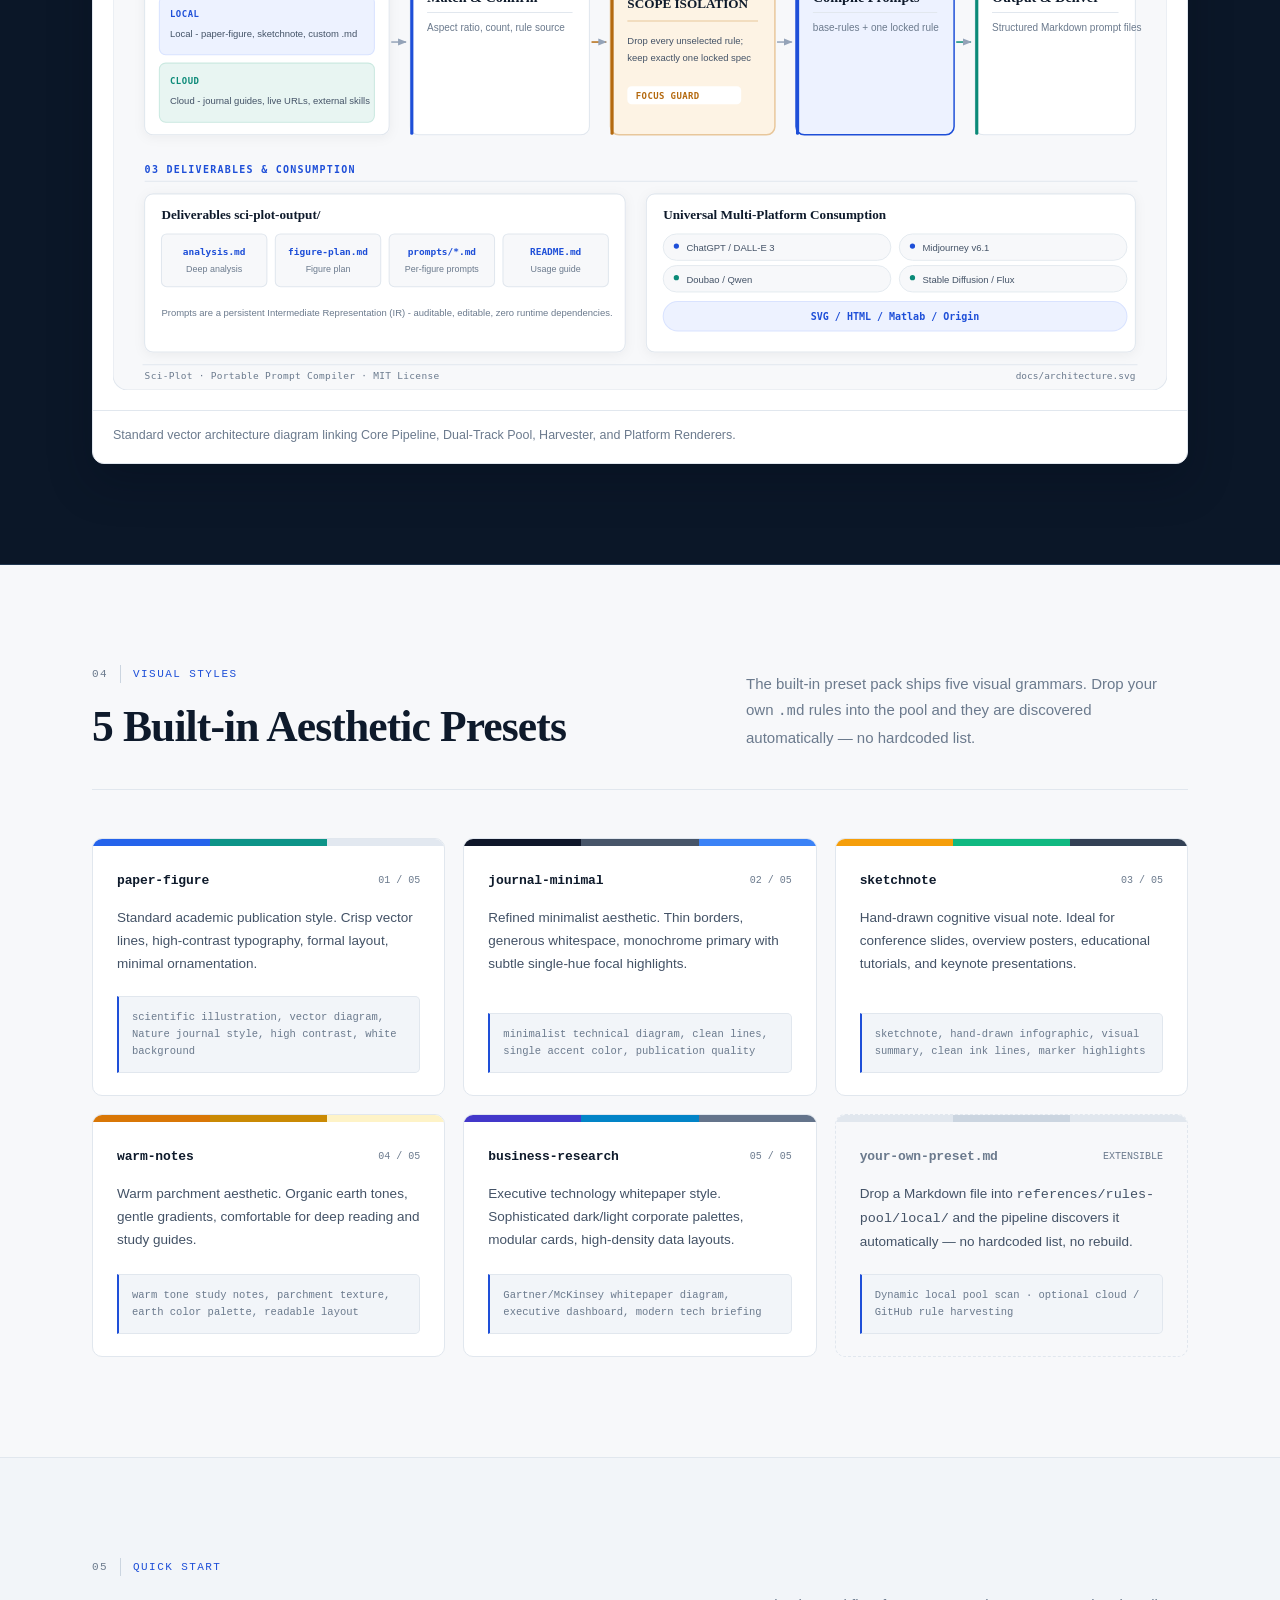
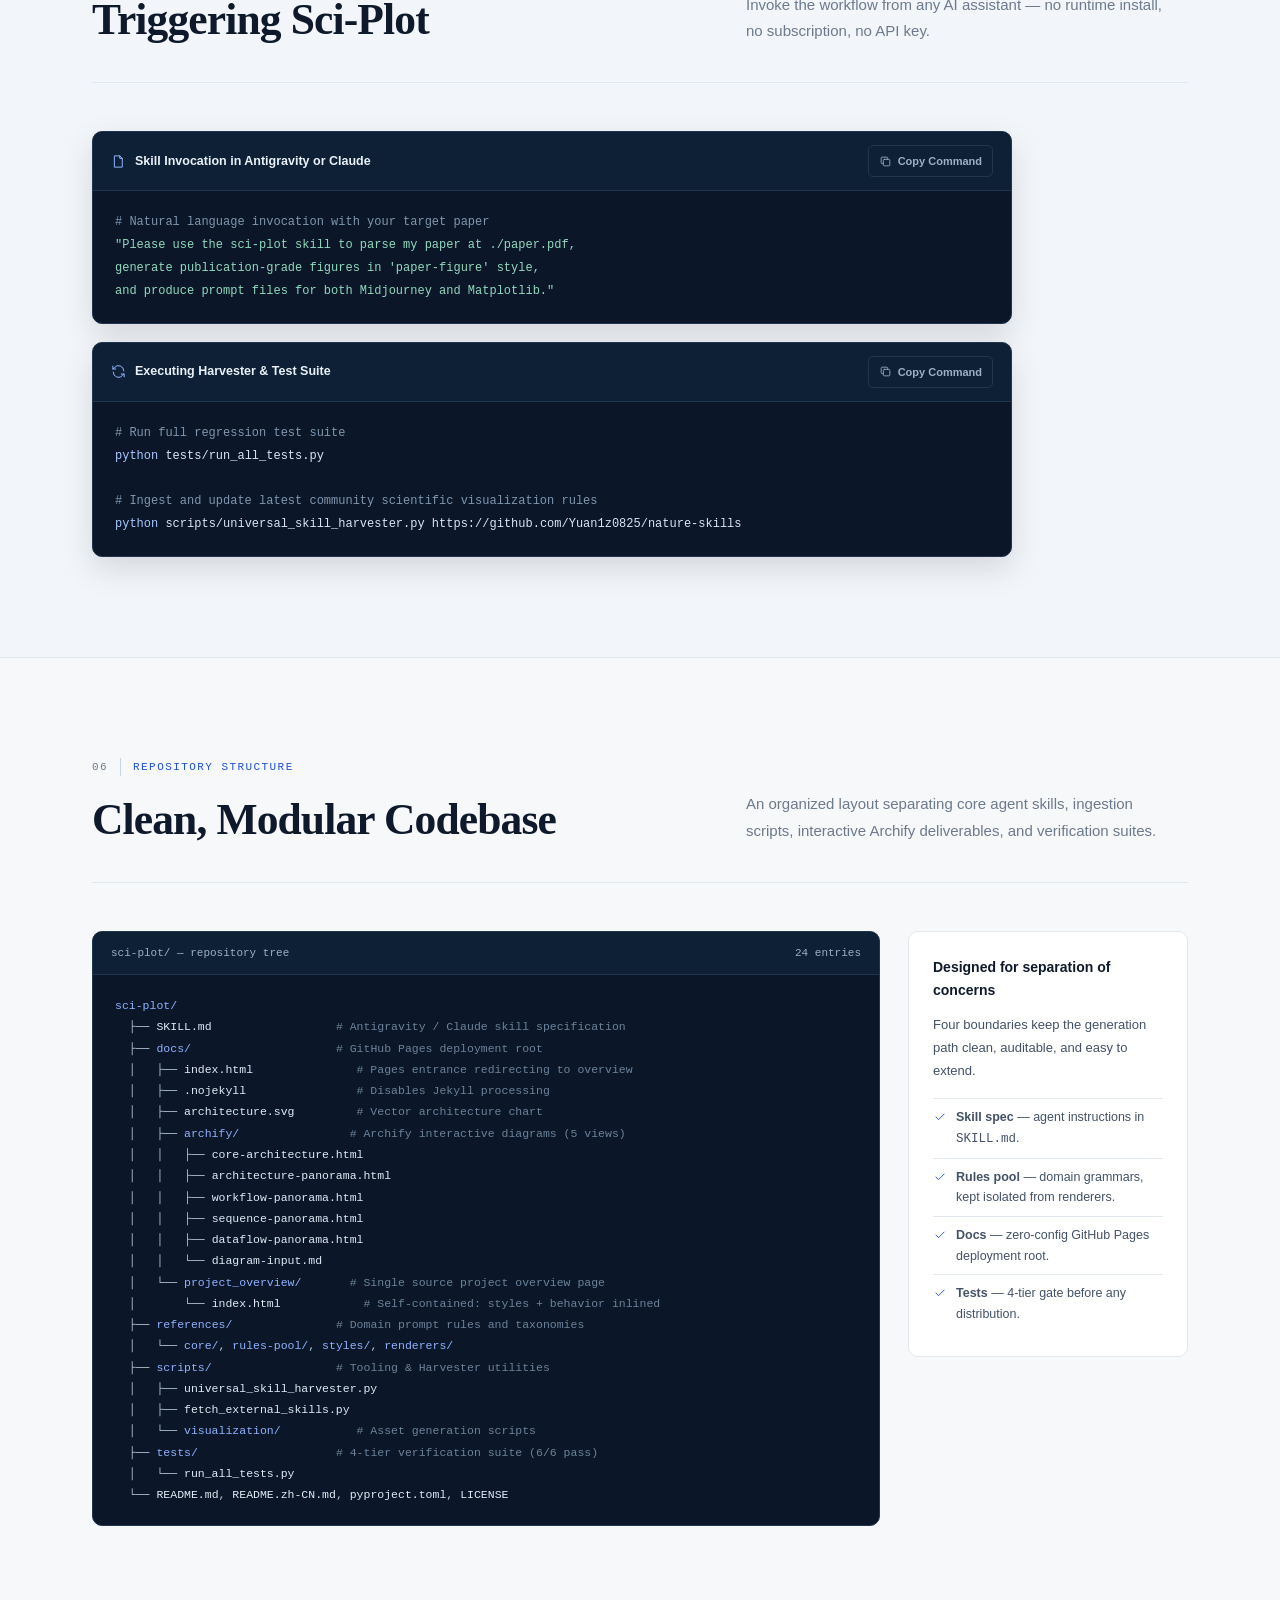
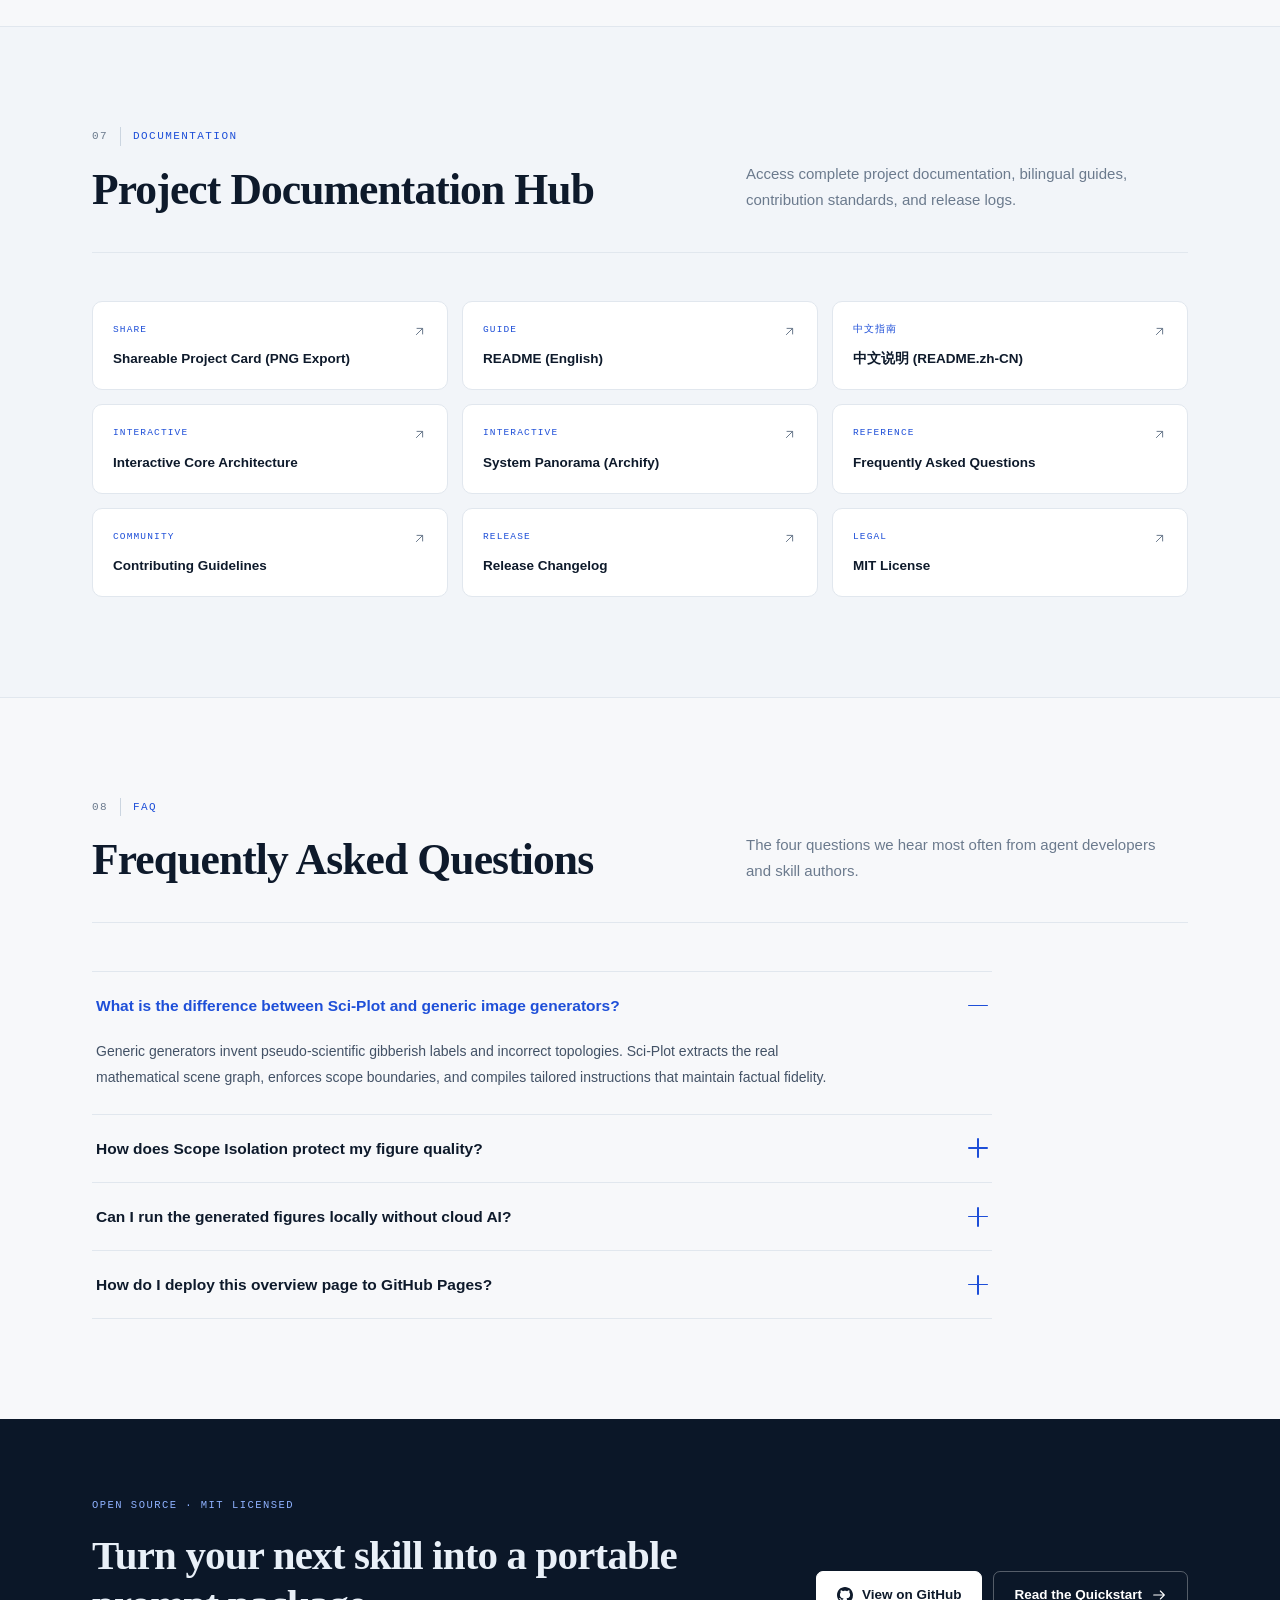
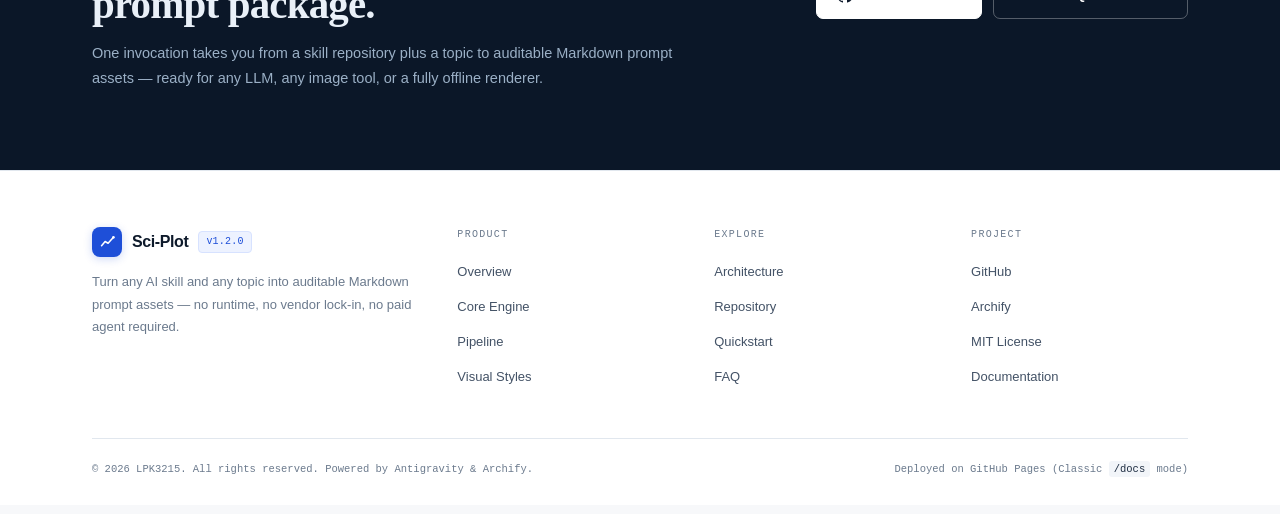
<file: docs/project_overview/index.html>
<!DOCTYPE html>
<html lang="en">
<head>
<meta charset="UTF-8">
<meta name="viewport" content="width=device-width, initial-scale=1.0">
<title>Sci-Plot — Portable Prompt Compiler for AI Skills</title>
<meta name="description" content="Sci-Plot turns any AI skill repository plus a business topic into portable, auditable Markdown prompt assets. Zero runtime dependencies, no paid agent required, consumable on any platform.">
<meta name="theme-color" content="#F7F8FA">
<meta name="color-scheme" content="light">
<meta property="og:type" content="website">
<meta property="og:title" content="Sci-Plot — Portable Prompt Compiler for AI Skills">
<meta property="og:description" content="From any skill repository to portable Markdown prompt assets. Zero runtime dependencies, no vendor lock-in.">
<link rel="icon" type="image/svg+xml" href="data:image/svg+xml,%3Csvg xmlns='http://www.w3.org/2000/svg' viewBox='0 0 32 32'%3E%3Crect width='32' height='32' rx='7' fill='%231E4FD8'/%3E%3Cpath d='M6 23l6-7 5 3 9-10' fill='none' stroke='%23fff' stroke-width='2.4' stroke-linecap='round' stroke-linejoin='round'/%3E%3Ccircle cx='26' cy='9' r='2' fill='%23fff'/%3E%3C/svg%3E">
<style>
/* ============================================================
   Sci-Plot — Project Overview
   Design system: editorial / publication-grade, single-file build
   ============================================================ */
:root{
  --paper:#F7F8FA;
  --surface:#FFFFFF;
  --surface-2:#F2F5F9;
  --ink:#0E1A2B;
  --ink-2:#1E2D42;
  --body:#435266;
  --muted:#6B7A8D;
  --line:#E1E7EE;
  --line-2:#CBD5E0;
  --accent:#1E4FD8;
  --accent-deep:#153DB0;
  --accent-soft:#EDF2FF;
  --teal:#0B8A78;
  --green:#16A34A;
  --dark:#0B1728;
  --dark-2:#10243B;
  --dark-line:#20364F;
  --dark-text:#E9F0F8;
  --dark-muted:#9BB0C6;
  --sans:-apple-system,BlinkMacSystemFont,"Segoe UI","PingFang SC","Hiragino Sans GB","Microsoft YaHei",Arial,sans-serif;
  --serif:"Cambria","Iowan Old Style",Georgia,"Times New Roman",serif;
  --mono:"SFMono-Regular",Consolas,"Liberation Mono",Menlo,monospace;
  --radius:10px;
  --container:1160px;
}
*,*::before,*::after{box-sizing:border-box}
html{scroll-behavior:smooth;scroll-padding-top:86px;-webkit-text-size-adjust:100%}
body{margin:0;background:var(--paper);color:var(--body);font-family:var(--sans);font-size:15px;line-height:1.65;-webkit-font-smoothing:antialiased;-moz-osx-font-smoothing:grayscale}
img,svg{display:block;max-width:100%}
a{color:inherit;text-decoration:none}
button{font:inherit;cursor:pointer}
h1,h2,h3,h4,p,figure,pre{margin:0}
ul{margin:0;padding:0;list-style:none}
:focus-visible{outline:2px solid var(--accent);outline-offset:3px;border-radius:3px}
::selection{background:#CFDDFF;color:var(--ink)}
.container{width:100%;max-width:var(--container);margin:0 auto;padding:0 32px}
.skip-link{position:absolute;left:-9999px;top:0;z-index:999;background:var(--accent);color:#fff;padding:10px 16px;border-radius:0 0 6px 0}
.skip-link:focus{left:0}
.sprite{position:absolute;width:0;height:0;overflow:hidden}
.icon{width:20px;height:20px;flex:none;stroke:currentColor;fill:none;stroke-width:1.6;stroke-linecap:round;stroke-linejoin:round}

/* ---------------- Navigation ---------------- */
.nav{position:sticky;top:0;z-index:100;background:rgba(255,255,255,.9);backdrop-filter:saturate(180%) blur(16px);-webkit-backdrop-filter:saturate(180%) blur(16px);border-bottom:1px solid var(--line);transition:box-shadow .25s ease,border-color .25s ease}
.nav.scrolled{box-shadow:0 4px 24px rgba(14,26,43,.07);border-bottom-color:var(--line-2)}
.nav-inner{height:68px;display:flex;align-items:center;gap:32px}
.brand{display:inline-flex;align-items:center;gap:10px;flex:none;color:var(--ink)}
.brand-mark{width:30px;height:30px;border-radius:8px;background:var(--accent);display:grid;place-items:center;box-shadow:0 2px 8px rgba(30,79,216,.22)}
.brand-mark svg{width:19px;height:19px}
.brand-name{font-size:16px;font-weight:700;letter-spacing:-.025em}
.brand-ver{font-family:var(--mono);font-size:10px;color:var(--accent);background:var(--accent-soft);border:1px solid #D7E2FF;padding:2px 7px;border-radius:4px;letter-spacing:.02em}
.nav-links{display:flex;align-items:center;gap:22px;margin-left:auto}
.nav-links a{font-size:12.5px;font-weight:550;color:var(--muted);white-space:nowrap;padding:6px 0;position:relative;transition:color .2s ease}
.nav-links a:hover{color:var(--ink)}
.nav-links a.active{color:var(--accent)}
.nav-links a.active::after{content:"";position:absolute;left:0;right:0;bottom:-3px;height:2px;background:var(--accent);border-radius:2px}
.nav-actions{display:flex;align-items:center;gap:10px;flex:none}
.btn-github{display:inline-flex;align-items:center;gap:7px;border:1px solid var(--line-2);background:var(--surface);color:var(--ink);font-size:12.5px;font-weight:600;padding:8px 13px;border-radius:7px;transition:border-color .2s,background .2s,transform .2s}
.btn-github:hover{border-color:var(--accent);background:var(--accent-soft);transform:translateY(-1px)}
.btn-github svg{width:15px;height:15px;fill:currentColor;stroke:none}
.nav-toggle{display:none;width:38px;height:38px;align-items:center;justify-content:center;background:var(--surface);border:1px solid var(--line-2);border-radius:7px;color:var(--ink)}
.nav-toggle .icon{width:19px;height:19px}
.nav-toggle .i-close{display:none}
.nav-open .nav-toggle .i-menu{display:none}
.nav-open .nav-toggle .i-close{display:block}

/* ---------------- Shared type / layout ---------------- */
.section{padding:100px 0;scroll-margin-top:86px}
.section--tint{background:var(--surface-2);border-top:1px solid var(--line);border-bottom:1px solid var(--line)}
.section--dark{background:var(--dark);color:var(--dark-muted);border-top:1px solid var(--dark-line);border-bottom:1px solid var(--dark-line)}
.section-head{display:grid;grid-template-columns:1.15fr .85fr;gap:56px;align-items:end;padding-bottom:38px;margin-bottom:48px;border-bottom:1px solid var(--line)}
.section-dark .section-head,.section--dark .section-head{border-bottom-color:var(--dark-line)}
.kicker{display:flex;align-items:center;gap:12px;font-family:var(--mono);font-size:11px;letter-spacing:.13em;text-transform:uppercase;color:var(--accent);margin-bottom:18px}
.kicker .kicker-num{color:var(--muted);border-right:1px solid var(--line-2);padding-right:12px}
.section--dark .kicker{color:#8FB2FF}
.section--dark .kicker .kicker-num{color:var(--dark-muted);border-right-color:var(--dark-line)}
.section-title{font-family:var(--serif);font-size:clamp(2rem,3.4vw,2.9rem);line-height:1.15;letter-spacing:-.02em;color:var(--ink);font-weight:600}
.section--dark .section-title{color:var(--dark-text)}
.section-sub{font-size:15px;line-height:1.75;color:var(--muted);max-width:430px}
.section--dark .section-sub{color:var(--dark-muted)}
.section-sub a{color:var(--accent);border-bottom:1px solid #B9C9F5;white-space:nowrap}
.section--dark .section-sub a{color:#8FB2FF;border-bottom-color:#3A5A8C}
.eyebrow{font-family:var(--mono);font-size:10.5px;letter-spacing:.14em;text-transform:uppercase;color:var(--muted)}
.mono{font-family:var(--mono)}

/* ---------------- Hero ---------------- */
.hero{position:relative;overflow:hidden;padding:88px 0 0;scroll-margin-top:86px}
.hero::before{content:"";position:absolute;inset:0;pointer-events:none;background-image:linear-gradient(to right,rgba(30,79,216,.055) 1px,transparent 1px),linear-gradient(to bottom,rgba(30,79,216,.055) 1px,transparent 1px);background-size:40px 40px;-webkit-mask-image:linear-gradient(to bottom,rgba(0,0,0,.85),transparent 78%);mask-image:linear-gradient(to bottom,rgba(0,0,0,.85),transparent 78%)}
.hero-grid{position:relative;display:grid;grid-template-columns:1.15fr .85fr;gap:56px;align-items:center}
.hero-pill{display:inline-flex;align-items:center;gap:10px;font-family:var(--mono);font-size:10.5px;letter-spacing:.1em;text-transform:uppercase;color:var(--ink-2);background:var(--surface);border:1px solid var(--line);border-radius:999px;padding:7px 14px 7px 10px;margin-bottom:28px}
.hero-pill .dot{width:7px;height:7px;border-radius:50%;background:var(--green);box-shadow:0 0 0 3px rgba(22,163,74,.14);flex:none}
.hero-pill .sep{color:var(--line-2)}
.hero-title{font-family:var(--serif);font-size:clamp(2.3rem,3.3vw,3rem);line-height:1.12;letter-spacing:-.028em;color:var(--ink);font-weight:600;margin-bottom:24px}
.hero-title .line{display:block}
.hero-title .accent{color:var(--accent)}
.hero-lede{font-size:16.5px;line-height:1.78;color:var(--body);max-width:590px;margin-bottom:32px}
.hero-actions{display:flex;flex-wrap:wrap;gap:11px;margin-bottom:16px}
.hero-text-link{display:inline-flex;align-items:center;gap:7px;font-size:12.5px;font-weight:600;color:var(--accent);border-bottom:1px solid transparent;padding:2px 0;margin-bottom:28px;transition:border-color .2s,gap .2s}
.hero-text-link:hover{border-bottom-color:var(--accent);gap:11px}
.hero-text-link .icon{width:14px;height:14px}
.btn{display:inline-flex;align-items:center;justify-content:center;gap:9px;font-size:13.5px;font-weight:600;padding:12px 20px;border-radius:7px;border:1px solid transparent;transition:background .2s,border-color .2s,color .2s,transform .2s,box-shadow .2s;white-space:nowrap}
.btn .icon{width:16px;height:16px}
.btn-primary{background:var(--accent);color:#fff;box-shadow:0 4px 14px rgba(30,79,216,.2)}
.btn-primary:hover{background:var(--accent-deep);transform:translateY(-2px);box-shadow:0 8px 20px rgba(30,79,216,.26)}
.btn-outline{background:transparent;border-color:var(--line-2);color:var(--ink-2)}
.btn-outline:hover{border-color:var(--accent);color:var(--accent);background:var(--accent-soft);transform:translateY(-2px)}
.btn-light{background:#fff;color:var(--ink);border-color:#fff}
.btn-light:hover{transform:translateY(-2px);box-shadow:0 8px 24px rgba(0,0,0,.2)}
.btn-ghost-light{background:transparent;color:#fff;border-color:rgba(255,255,255,.3)}
.btn-ghost-light:hover{background:rgba(255,255,255,.1);border-color:#fff;transform:translateY(-2px)}
.trust-row{display:flex;flex-wrap:wrap;align-items:center;gap:10px}
.trust-chip{display:inline-flex;align-items:center;gap:7px;font-family:var(--mono);font-size:10.5px;letter-spacing:.03em;color:var(--muted);border:1px solid var(--line);background:rgba(255,255,255,.7);border-radius:5px;padding:5px 9px}
.trust-chip .ok{width:6px;height:6px;border-radius:50%;background:var(--green)}
.trust-chip b{color:var(--ink-2);font-weight:600}

/* Figure plate (hero visual) */
.plate{background:var(--surface);border:1px solid var(--line);border-radius:var(--radius);box-shadow:0 22px 60px rgba(14,26,43,.11),0 2px 8px rgba(14,26,43,.04);overflow:hidden;transform:rotate(.35deg)}
.plate-bar{display:flex;align-items:center;justify-content:space-between;gap:12px;padding:11px 16px;border-bottom:1px solid var(--line);background:#FCFDFE}
.plate-file{font-family:var(--mono);font-size:10.5px;color:var(--muted);letter-spacing:.01em;overflow:hidden;text-overflow:ellipsis;white-space:nowrap}
.plate-tag{font-family:var(--mono);font-size:9.5px;letter-spacing:.08em;text-transform:uppercase;color:var(--accent);background:var(--accent-soft);border:1px solid #D9E3FF;border-radius:4px;padding:3px 7px;white-space:nowrap}
.plate-svg{padding:6px 10px 0}
.plate-caption{display:block;padding:12px 18px 16px;border-top:1px solid var(--line);font-family:var(--serif);font-size:12.5px;line-height:1.6;color:var(--muted);font-style:italic}
.plate-caption strong{color:var(--ink-2);font-style:normal;font-weight:600}

/* Metrics */
.metrics{margin-top:86px;border-top:1px solid var(--line);border-bottom:1px solid var(--line);background:var(--surface)}
.metrics-grid{display:grid;grid-template-columns:repeat(4,1fr)}
.metric{padding:30px 26px;border-right:1px solid var(--line)}
.metric:first-child{padding-left:0}
.metric:last-child{border-right:0;padding-right:0}
.metric-num{display:flex;align-items:baseline;gap:1px;font-size:2.5rem;line-height:1;font-weight:650;letter-spacing:-.055em;color:var(--ink);font-variant-numeric:tabular-nums;margin-bottom:10px}
.metric-num .pre{font-size:1.4rem;color:var(--accent);font-weight:500;letter-spacing:0}
.metric-label{font-size:12.5px;font-weight:600;color:var(--ink-2);margin-bottom:3px}
.metric-note{font-family:var(--mono);font-size:10px;letter-spacing:.02em;color:var(--muted)}

/* ---------------- Capability cards ---------------- */
.card-grid{display:grid;grid-template-columns:repeat(3,1fr);gap:18px}
.cap-card{background:var(--surface);border:1px solid var(--line);border-radius:var(--radius);padding:28px 26px 24px;display:flex;flex-direction:column;transition:border-color .25s,box-shadow .25s,transform .25s}
.cap-card:hover{border-color:#B9C9F5;box-shadow:0 12px 32px rgba(14,26,43,.07);transform:translateY(-3px)}
.cap-icon{width:42px;height:42px;display:grid;place-items:center;border-radius:8px;background:var(--accent-soft);border:1px solid #DCE6FF;color:var(--accent);margin-bottom:22px}
.cap-icon .icon{width:21px;height:21px}
.cap-title{font-size:15.5px;font-weight:650;letter-spacing:-.01em;color:var(--ink);line-height:1.4;margin-bottom:10px}
.cap-desc{font-size:13.5px;line-height:1.72;color:var(--body);flex:1}
.cap-tags{display:flex;flex-wrap:wrap;gap:6px;margin-top:20px;padding-top:18px;border-top:1px solid var(--line)}
.tag{font-family:var(--mono);font-size:9.5px;letter-spacing:.03em;color:var(--muted);background:var(--surface-2);border:1px solid var(--line);border-radius:4px;padding:4px 7px}

/* ---------------- Pipeline ---------------- */
.flow-layout{display:grid;grid-template-columns:270px 1fr;gap:64px}
.flow-aside{position:sticky;top:110px;align-self:start}
.flow-aside .eyebrow{margin-bottom:16px}
.flow-aside p{font-size:14px;line-height:1.75;color:var(--muted);margin-bottom:24px}
.flow-io{border-top:1px solid var(--line);padding-top:18px}
.flow-io div{display:flex;justify-content:space-between;gap:12px;font-family:var(--mono);font-size:10.5px;padding:7px 0;color:var(--muted)}
.flow-io div span:last-child{color:var(--ink-2);text-align:right}
.flow-steps{position:relative}
.flow-steps::before{content:"";position:absolute;left:31px;top:22px;bottom:22px;width:1px;background:linear-gradient(to bottom,var(--accent),var(--line-2))}
.flow-step{position:relative;display:grid;grid-template-columns:64px 1fr;gap:26px;padding:0 0 30px}
.flow-step:last-child{padding-bottom:0}
.step-index{position:relative;z-index:1;width:64px;height:64px;border-radius:50%;background:var(--surface);border:1px solid var(--line-2);display:flex;flex-direction:column;align-items:center;justify-content:center;color:var(--accent);box-shadow:0 0 0 6px var(--surface-2)}
.step-index b{font-family:var(--mono);font-size:17px;font-weight:600;line-height:1;letter-spacing:-.04em}
.step-index small{font-family:var(--mono);font-size:7.5px;letter-spacing:.1em;text-transform:uppercase;color:var(--muted);margin-top:4px}
.step-body{background:var(--surface);border:1px solid var(--line);border-radius:var(--radius);padding:24px 26px;transition:border-color .25s,box-shadow .25s}
.step-body:hover{border-color:#C8D5F2;box-shadow:0 10px 28px rgba(14,26,43,.055)}
.step-head{display:flex;align-items:baseline;justify-content:space-between;gap:16px;margin-bottom:9px}
.step-title{font-size:16px;font-weight:650;color:var(--ink);letter-spacing:-.01em}
.step-verb{font-family:var(--mono);font-size:9.5px;letter-spacing:.12em;text-transform:uppercase;color:var(--accent);white-space:nowrap}
.step-body p{font-size:13.5px;line-height:1.75;color:var(--body)}
.step-meta{display:inline-flex;align-items:center;gap:7px;margin-top:16px;font-family:var(--mono);font-size:10.5px;color:var(--muted);background:var(--surface-2);border:1px solid var(--line);border-radius:5px;padding:6px 10px;word-break:break-all}
.step-meta .icon{width:13px;height:13px;color:var(--accent)}

/* ---------------- Architecture viewer ---------------- */
.viewer{background:var(--dark-2);border:1px solid var(--dark-line);border-radius:12px;overflow:hidden;box-shadow:0 24px 60px rgba(4,12,24,.3)}
.viewer-tabs{display:flex;gap:2px;padding:10px 10px 0;overflow-x:auto;scrollbar-width:thin;border-bottom:1px solid var(--dark-line)}
.viewer-tab{display:inline-flex;align-items:center;gap:8px;white-space:nowrap;background:transparent;border:1px solid transparent;border-bottom:0;color:var(--dark-muted);font-size:12px;font-weight:550;padding:10px 14px;border-radius:7px 7px 0 0;transition:background .2s,color .2s}
.viewer-tab:hover{color:var(--dark-text);background:rgba(255,255,255,.05)}
.viewer-tab.active{background:var(--dark);color:#fff;border-color:var(--dark-line);border-bottom:1px solid var(--dark);margin-bottom:-1px;position:relative}
.viewer-tab .vnum{font-family:var(--mono);font-size:9px;opacity:.65}
.viewer-bar{display:flex;align-items:center;justify-content:space-between;gap:16px;flex-wrap:wrap;padding:14px 18px;border-bottom:1px solid var(--dark-line);background:var(--dark)}
.viewer-meta{display:flex;align-items:center;gap:12px;flex-wrap:wrap;min-width:0}
.viewer-title{font-size:13px;font-weight:600;color:var(--dark-text)}
.viewer-file{font-family:var(--mono);font-size:10px;color:var(--dark-muted);border:1px solid var(--dark-line);border-radius:4px;padding:3px 7px}
.viewer-actions{display:flex;align-items:center;gap:8px;flex-wrap:wrap}
.tool{display:inline-flex;align-items:center;gap:6px;background:transparent;border:1px solid var(--dark-line);color:var(--dark-muted);font-size:11.5px;font-weight:550;padding:7px 11px;border-radius:6px;transition:background .2s,color .2s,border-color .2s;white-space:nowrap}
.tool:hover{background:rgba(255,255,255,.07);color:#fff;border-color:#42607F}
.tool .icon{width:14px;height:14px}
.viewer-canvas{position:relative;background:#08121F;height:540px}
.viewer-canvas iframe{width:100%;height:100%;border:0;display:block;background:#08121F}
.viewer-canvas:fullscreen{height:100vh;width:100vw;background:#08121F}
.viewer-canvas:fullscreen iframe{height:100%}
.viewer-note{display:flex;align-items:center;justify-content:space-between;gap:16px;flex-wrap:wrap;padding:12px 18px;border-top:1px solid var(--dark-line);font-size:11.5px;color:var(--dark-muted);background:var(--dark)}
.viewer-note strong{color:#B9D0FF;font-weight:600}
.viewer-note code{font-family:var(--mono);font-size:10.5px;color:#9FB6D4}
.static-figure{margin-top:34px;background:var(--surface);border:1px solid var(--line);border-radius:12px;overflow:hidden;box-shadow:0 18px 44px rgba(4,12,24,.28)}
.static-figure figcaption{display:flex;align-items:center;justify-content:space-between;gap:12px;padding:14px 20px;border-bottom:1px solid var(--line);font-size:13px;font-weight:600;color:var(--ink)}
.static-figure figcaption span{font-family:var(--mono);font-size:10px;letter-spacing:.1em;text-transform:uppercase;color:var(--muted);font-weight:400}
.static-figure .img-wrap{padding:20px;background:#FFFFFF}
.static-figure img{width:100%;height:auto;margin:0 auto;border-radius:8px}
.static-figure p{padding:14px 20px 18px;font-size:12.5px;color:var(--muted);border-top:1px solid var(--line)}

/* ---------------- Style presets ---------------- */
.styles-grid{display:grid;grid-template-columns:repeat(3,1fr);gap:18px}
.style-card{background:var(--surface);border:1px solid var(--line);border-radius:var(--radius);overflow:hidden;display:flex;flex-direction:column;transition:border-color .25s,box-shadow .25s,transform .25s}
.style-card:hover{border-color:#B9C9F5;box-shadow:0 12px 32px rgba(14,26,43,.07);transform:translateY(-3px)}
.style-swatches{display:flex;height:7px}
.style-swatches span{flex:1}
.style-inner{padding:24px 24px 22px;display:flex;flex-direction:column;flex:1}
.style-top{display:flex;align-items:center;justify-content:space-between;gap:10px;margin-bottom:14px}
.style-name{font-family:var(--mono);font-size:13px;font-weight:600;color:var(--ink);letter-spacing:-.01em}
.style-idx{font-family:var(--mono);font-size:10px;color:var(--muted)}
.style-desc{font-size:13.5px;line-height:1.72;color:var(--body);flex:1}
.style-prompt{margin-top:20px;padding:12px 13px;background:var(--surface-2);border:1px solid var(--line);border-left:2px solid var(--accent);border-radius:0 5px 5px 0;font-family:var(--mono);font-size:10.5px;line-height:1.65;color:var(--muted);word-break:break-word}

/* ---------------- Code panels ---------------- */
.code-stack{display:grid;gap:18px;max-width:920px}
.code-box{background:var(--dark);border:1px solid var(--dark-line);border-radius:var(--radius);overflow:hidden;box-shadow:0 12px 32px rgba(4,12,24,.12)}
.code-head{display:flex;align-items:center;justify-content:space-between;gap:12px;padding:13px 18px;border-bottom:1px solid var(--dark-line);background:#0E2035}
.code-head .code-label{display:flex;align-items:center;gap:9px;font-size:12.5px;font-weight:600;color:var(--dark-text)}
.code-head .code-label .icon{width:15px;height:15px;color:#8FB2FF}
.btn-copy{display:inline-flex;align-items:center;gap:6px;background:transparent;border:1px solid var(--dark-line);color:var(--dark-muted);font-size:11px;font-weight:550;padding:6px 10px;border-radius:5px;transition:background .2s,color .2s,border-color .2s;white-space:nowrap}
.btn-copy:hover{background:rgba(255,255,255,.07);color:#fff;border-color:#42607F}
.btn-copy.copied{color:#7FE0B5;border-color:#2E7F62}
.btn-copy .icon{width:13px;height:13px}
.code-box pre{padding:20px 22px;overflow-x:auto;font-family:var(--mono);font-size:12px;line-height:1.9;color:#D9E5F2;white-space:pre;tab-size:2}
.code-box .c-comment{color:#7F96B0}
.code-box .c-string{color:#8FD9BC}
.code-box .c-cmd{color:#A8C7FF}
.code-box .c-flag{color:#E5C07B}

/* Repository tree */
.tree-layout{display:grid;grid-template-columns:1fr 280px;gap:28px;align-items:start}
.tree-box{background:var(--dark);border:1px solid var(--dark-line);border-radius:var(--radius);overflow:hidden}
.tree-head{display:flex;align-items:center;justify-content:space-between;padding:12px 18px;border-bottom:1px solid var(--dark-line);background:#0E2035;font-family:var(--mono);font-size:11px;color:var(--dark-muted)}
.tree-box pre{padding:20px 22px;overflow-x:auto;font-family:var(--mono);font-size:11.5px;line-height:1.85;color:#B9C9DC;white-space:pre;tab-size:2}
.tree-box .t-folder{color:#8FB2FF}
.tree-box .t-file{color:#E1EAF5}
.tree-box .t-comment{color:#6C829B}
.tree-aside{border:1px solid var(--line);background:var(--surface);border-radius:var(--radius);padding:24px}
.tree-aside h3{font-size:14px;font-weight:650;color:var(--ink);margin-bottom:12px}
.tree-aside p{font-size:13px;line-height:1.75;color:var(--body);margin-bottom:16px}
.tree-aside ul li{display:flex;gap:9px;font-size:12.5px;color:var(--body);padding:8px 0;border-top:1px solid var(--line)}
.tree-aside ul li .icon{width:14px;height:14px;color:var(--accent);margin-top:3px}

/* ---------------- Docs hub ---------------- */
.docs-grid{display:grid;grid-template-columns:repeat(3,1fr);gap:14px}
.doc-card{display:flex;align-items:flex-start;justify-content:space-between;gap:14px;background:var(--surface);border:1px solid var(--line);border-radius:var(--radius);padding:20px 20px 18px;transition:border-color .25s,background .25s,transform .25s,box-shadow .25s}
.doc-card:hover{border-color:#B9C9F5;background:#FCFDFF;transform:translateY(-2px);box-shadow:0 10px 26px rgba(14,26,43,.055)}
.doc-cat{font-family:var(--mono);font-size:9.5px;letter-spacing:.12em;text-transform:uppercase;color:var(--accent);margin-bottom:9px;display:block}
.doc-name{font-size:13.5px;font-weight:600;color:var(--ink);line-height:1.5}
.doc-card .icon{width:15px;height:15px;color:var(--muted);margin-top:2px;transition:transform .2s,color .2s}
.doc-card:hover .icon{color:var(--accent);transform:translate(2px,-2px)}

/* ---------------- FAQ ---------------- */
.faq-list{max-width:900px;border-top:1px solid var(--line)}
.faq-item{border-bottom:1px solid var(--line);background:transparent}
.faq-item summary{display:flex;align-items:center;justify-content:space-between;gap:20px;padding:22px 4px;cursor:pointer;list-style:none;font-size:15.5px;font-weight:600;color:var(--ink);line-height:1.5;transition:color .2s}
.faq-item summary::-webkit-details-marker{display:none}
.faq-item summary:hover{color:var(--accent)}
.faq-item summary .faq-sign{position:relative;width:20px;height:20px;flex:none}
.faq-item summary .faq-sign::before,.faq-item summary .faq-sign::after{content:"";position:absolute;background:var(--accent);border-radius:2px;transition:transform .25s,opacity .25s}
.faq-item summary .faq-sign::before{left:0;top:9px;width:20px;height:1.6px}
.faq-item summary .faq-sign::after{left:9px;top:0;width:1.6px;height:20px}
.faq-item[open] summary .faq-sign::after{transform:rotate(90deg);opacity:0}
.faq-item[open] summary{color:var(--accent)}
.faq-a{padding:0 60px 24px 4px;font-size:14px;line-height:1.8;color:var(--body);max-width:820px}
.faq-a code{font-family:var(--mono);font-size:11.5px;background:#E7ECF3;border:1px solid var(--line);border-radius:4px;padding:2px 5px;color:var(--ink-2)}

/* ---------------- Closing CTA + footer ---------------- */
.cta-band{background:var(--dark);color:var(--dark-text);padding:78px 0}
.cta-inner{display:flex;align-items:center;justify-content:space-between;gap:40px;flex-wrap:wrap}
.cta-copy{max-width:620px}
.cta-copy .eyebrow{color:#8FB2FF;margin-bottom:16px}
.cta-copy h2{font-family:var(--serif);font-size:clamp(1.9rem,3.2vw,2.7rem);line-height:1.2;letter-spacing:-.02em;font-weight:600;margin-bottom:12px}
.cta-copy p{font-size:14.5px;color:var(--dark-muted);line-height:1.75}
.cta-actions{display:flex;gap:11px;flex-wrap:wrap}
.footer{background:var(--surface);border-top:1px solid var(--line);padding:56px 0 26px}
.footer-top{display:grid;grid-template-columns:1.5fr 1fr 1fr 1fr;gap:40px;padding-bottom:40px;border-bottom:1px solid var(--line)}
.footer-brand .brand{margin-bottom:14px}
.footer-brand p{font-size:13px;line-height:1.75;color:var(--muted);max-width:330px}
.footer-col h4{font-family:var(--mono);font-size:10px;letter-spacing:.13em;text-transform:uppercase;color:var(--muted);margin-bottom:16px;font-weight:500}
.footer-col li{margin-bottom:10px}
.footer-col a{font-size:13px;color:var(--body);transition:color .2s}
.footer-col a:hover{color:var(--accent)}
.footer-bottom{display:flex;align-items:center;justify-content:space-between;gap:16px;flex-wrap:wrap;padding-top:22px;font-family:var(--mono);font-size:10.5px;color:var(--muted)}
.footer-bottom code{font-family:var(--mono);color:var(--ink-2);background:var(--surface-2);padding:2px 5px;border-radius:3px}

/* ---------------- Reveal animation ---------------- */
.reveal-ready [data-reveal]{opacity:0;transform:translateY(14px);transition:opacity .6s ease,transform .6s ease}
.reveal-ready [data-reveal].is-visible{opacity:1;transform:none}

/* ---------------- Responsive ---------------- */
@media (max-width:1180px){
  .nav-links{gap:16px}
  .nav-links a{font-size:12px}
  .hero-grid{gap:44px}
  .section-head{gap:36px}
}
@media (max-width:1040px){
  .nav-links .nav-optional{display:none}
  .card-grid,.styles-grid,.docs-grid{grid-template-columns:repeat(2,1fr)}
  .flow-layout{grid-template-columns:1fr;gap:36px}
  .flow-aside{position:static;display:grid;grid-template-columns:1fr 1fr;gap:24px;align-items:start}
  .flow-aside .eyebrow{grid-column:1/-1;margin-bottom:0}
  .flow-io{border-top:0;border-left:1px solid var(--line);padding:0 0 0 24px}
  .tree-layout{grid-template-columns:1fr}
  .tree-aside{display:grid;grid-template-columns:1fr 1fr;gap:20px;align-items:start}
  .tree-aside h3{grid-column:1/-1;margin-bottom:0}
}
@media (max-width:900px){
  .nav-inner{gap:16px}
  .nav-toggle{display:inline-flex}
  .nav-links{position:absolute;top:100%;left:0;right:0;display:none;flex-direction:column;align-items:stretch;gap:0;background:var(--surface);border-bottom:1px solid var(--line-2);box-shadow:0 16px 30px rgba(14,26,43,.1);padding:10px 24px 18px;margin:0}
  .nav-open .nav-links{display:flex}
  .nav-links a{font-size:14px;padding:11px 0;border-bottom:1px solid var(--line)}
  .nav-links a.active::after{display:none}
  .nav-links .nav-optional{display:block}
  .section{padding:76px 0}
  .section-head{grid-template-columns:1fr;gap:18px;padding-bottom:30px;margin-bottom:36px}
  .section-sub{max-width:640px}
  .hero{padding:64px 0 0}
  .hero-grid{grid-template-columns:1fr;gap:48px}
  .hero-lede{font-size:15.5px}
  .plate{max-width:560px;transform:none}
  .metrics{margin-top:60px}
  .metrics-grid{grid-template-columns:repeat(2,1fr)}
  .metric{padding:24px 20px;border-bottom:1px solid var(--line)}
  .metric:nth-child(2){border-right:0}
  .metric:nth-child(3),.metric:nth-child(4){border-bottom:0}
  .metric:first-child{padding-left:20px}
  .metric:last-child{padding-right:20px}
  .viewer-canvas{height:460px}
  .footer-top{grid-template-columns:1fr 1fr;gap:32px}
  .footer-brand{grid-column:1/-1}
}
@media (max-width:620px){
  .container{padding:0 20px}
  .brand-ver{display:none}
  .btn-github span{display:none}
  .btn-github{padding:8px 10px}
  .section{padding:64px 0}
  .section-title{font-size:1.85rem}
  .hero{padding:48px 0 0}
  .hero-pill{font-size:9px;letter-spacing:.06em;padding:6px 11px 6px 8px}
  .hero-title{font-size:2.35rem;line-height:1.13}
  .hero-actions{flex-direction:column;align-items:stretch}
  .btn{width:100%}
  .trust-row{gap:7px}
  .trust-chip{font-size:9.5px}
  .card-grid,.styles-grid,.docs-grid{grid-template-columns:1fr}
  .flow-aside{grid-template-columns:1fr;gap:14px}
  .flow-io{border-left:0;border-top:1px solid var(--line);padding:14px 0 0}
  .flow-step{grid-template-columns:48px 1fr;gap:16px;padding-bottom:22px}
  .flow-steps::before{left:23px}
  .step-index{width:48px;height:48px;box-shadow:0 0 0 4px var(--surface-2)}
  .step-index b{font-size:14px}
  .step-index small{font-size:6.5px}
  .step-body{padding:20px 18px}
  .step-head{flex-direction:column;gap:4px}
  .viewer-tabs{padding:8px 8px 0}
  .viewer-tab{padding:9px 11px;font-size:11px}
  .viewer-bar{padding:12px 14px}
  .viewer-actions{width:100%}
  .viewer-canvas{height:380px}
  .viewer-note{font-size:11px}
  .static-figure .img-wrap{padding:12px}
  .code-box pre{font-size:10.5px;padding:16px}
  .tree-box pre{font-size:10px;padding:16px}
  .tree-aside{grid-template-columns:1fr;gap:12px}
  .faq-item summary{font-size:14.5px;padding:18px 2px}
  .faq-a{padding:0 20px 20px 2px;font-size:13.5px}
  .cta-band{padding:60px 0}
  .cta-inner{gap:28px}
  .cta-actions .btn{width:auto;flex:1}
  .footer-top{grid-template-columns:1fr 1fr}
  .footer-bottom{font-size:9.5px}
}
@media (prefers-reduced-motion:reduce){
  html{scroll-behavior:auto}
  *,*::before,*::after{animation-duration:.001ms!important;transition-duration:.001ms!important}
  .reveal-ready [data-reveal]{opacity:1;transform:none}
}
@media print{
  .nav,.viewer-actions,.btn-copy,.cta-band{display:none}
  body{background:#fff}
  .section--dark{background:#fff;color:#333;border-color:#ddd}
}
</style>
</head>
<body>
<a class="skip-link" href="#main">Skip to content</a>

<!-- Inline icon sprite -->
<svg class="sprite" aria-hidden="true" xmlns="http://www.w3.org/2000/svg">
  <symbol id="i-cycle" viewBox="0 0 24 24"><path d="M20.5 11a8.5 8.5 0 0 0-15.2-5.1L3 8"/><path d="M3 3.5V8h4.5"/><path d="M3.5 13a8.5 8.5 0 0 0 15.2 5.1L21 16"/><path d="M21 20.5V16h-4.5"/></symbol>
  <symbol id="i-shield" viewBox="0 0 24 24"><path d="M12 3 4.5 6v6c0 4.5 3.1 8 7.5 9 4.4-1 7.5-4.5 7.5-9V6L12 3Z"/><path d="m9 12 2 2 4-4"/></symbol>
  <symbol id="i-globe" viewBox="0 0 24 24"><circle cx="12" cy="12" r="8.5"/><path d="M3.5 12h17"/><path d="M12 3.5c2.4 2.3 3.7 5.2 3.7 8.5S14.4 18.2 12 20.5c-2.4-2.3-3.7-5.2-3.7-8.5S9.6 5.8 12 3.5Z"/></symbol>
  <symbol id="i-target" viewBox="0 0 24 24"><circle cx="12" cy="12" r="8.5"/><circle cx="12" cy="12" r="4"/><circle cx="12" cy="12" r="1.2" fill="currentColor" stroke="none"/></symbol>
  <symbol id="i-type" viewBox="0 0 24 24"><rect x="3.5" y="4.5" width="17" height="15" rx="2"/><path d="M7 9h6M7 12.5h10M7 16h7"/></symbol>
  <symbol id="i-flask" viewBox="0 0 24 24"><path d="M9 3h6M10 3v6L5.6 17.4A2 2 0 0 0 7.3 20h9.4a2 2 0 0 0 1.7-2.6L14 9V3"/><path d="M7.8 15h8.4"/></symbol>
  <symbol id="i-arrow-up-right" viewBox="0 0 24 24"><path d="M7 17 17 7M8 7h9v9"/></symbol>
  <symbol id="i-arrow-right" viewBox="0 0 24 24"><path d="M4 12h16M14 6l6 6-6 6"/></symbol>
  <symbol id="i-arrow-down" viewBox="0 0 24 24"><path d="M12 4v16M6 14l6 6 6-6"/></symbol>
  <symbol id="i-external" viewBox="0 0 24 24"><path d="M14 4h6v6M20 4l-9 9"/><path d="M18 14v5a1 1 0 0 1-1 1H5a1 1 0 0 1-1-1V7a1 1 0 0 1 1-1h5"/></symbol>
  <symbol id="i-expand" viewBox="0 0 24 24"><path d="M8 3H3v5M16 3h5v5M8 21H3v-5M16 21h5v-5"/></symbol>
  <symbol id="i-copy" viewBox="0 0 24 24"><rect x="8" y="8" width="12" height="12" rx="2"/><path d="M16 8V6a2 2 0 0 0-2-2H6a2 2 0 0 0-2 2v8a2 2 0 0 0 2 2h2"/></symbol>
  <symbol id="i-check" viewBox="0 0 24 24"><path d="m5 12 4.5 4.5L19 7"/></symbol>
  <symbol id="i-file" viewBox="0 0 24 24"><path d="M6 3h8l4 4v14H6z"/><path d="M14 3v4h4"/></symbol>
  <symbol id="i-menu" viewBox="0 0 24 24"><path d="M4 7h16M4 12h16M4 17h16"/></symbol>
  <symbol id="i-close" viewBox="0 0 24 24"><path d="M6 6l12 12M18 6 6 18"/></symbol>
  <symbol id="i-mark" viewBox="0 0 32 32"><path d="M6 23l6-7 5 3 9-10" fill="none" stroke="currentColor" stroke-width="2.6" stroke-linecap="round" stroke-linejoin="round"/><circle cx="26" cy="9" r="2.2" fill="currentColor"/></symbol>
  <symbol id="i-github" viewBox="0 0 16 16"><path d="M8 0C3.58 0 0 3.58 0 8c0 3.54 2.29 6.53 5.47 7.59.4.07.55-.17.55-.38 0-.19-.01-.82-.01-1.49-2.01.37-2.53-.49-2.69-.94-.09-.23-.48-.94-.82-1.13-.28-.15-.68-.52-.01-.53.63-.01 1.08.58 1.23.82.72 1.21 1.87.87 2.33.66.07-.52.28-.87.51-1.07-1.78-.2-3.64-.89-3.64-3.95 0-.87.31-1.59.82-2.15-.08-.2-.36-1.02.08-2.12 0 0 .67-.21 2.2.82.64-.18 1.32-.27 2-.27.68 0 1.36.09 2 .27 1.53-1.04 2.2-.82 2.2-.82.44 1.1.16 1.92.08 2.12.51.56.82 1.27.82 2.15 0 3.07-1.87 3.75-3.65 3.95.29.25.54.73.54 1.48 0 1.07-.01 1.93-.01 2.2 0 .21.15.46.55.38A8.013 8.013 0 0016 8c0-4.42-3.58-8-8-8z"/></symbol>
</svg>

<!-- ===================== Navigation ===================== -->
<header class="nav" id="siteNav">
  <div class="container nav-inner">
    <a href="#overview" class="brand" aria-label="Sci-Plot home">
      <span class="brand-mark"><svg aria-hidden="true" style="color:#fff"><use href="#i-mark"/></svg></span>
      <span class="brand-name">Sci-Plot</span>
      <span class="brand-ver">v1.2.0</span>
    </a>
    <nav class="nav-links" id="navLinks" aria-label="Primary navigation">
      <a href="#overview">Overview</a>
      <a href="#features">Engine</a>
      <a href="#workflow">Pipeline</a>
      <a href="#architecture">Architecture</a>
      <a href="#styles">Styles</a>
      <a href="#structure" class="nav-optional">Structure</a>
      <a href="#quickstart" class="nav-optional">Quickstart</a>
      <a href="#docs">Docs</a>
      <a href="#faq">FAQ</a>
    </nav>
    <div class="nav-actions">
      <a href="https://github.com/LPK3215/sci-plot" target="_blank" rel="noopener noreferrer" class="btn-github">
        <svg aria-hidden="true"><use href="#i-github"/></svg><span>GitHub</span>
      </a>
      <button class="nav-toggle" id="navToggle" type="button" aria-expanded="false" aria-controls="navLinks" aria-label="Open navigation menu">
        <svg class="icon i-menu" aria-hidden="true"><use href="#i-menu"/></svg>
        <svg class="icon i-close" aria-hidden="true"><use href="#i-close"/></svg>
      </button>
    </div>
  </div>
</header>

<main id="main">

<!-- ===================== Hero ===================== -->
<section id="overview" class="hero">
  <div class="container">
    <div class="hero-grid">
      <div class="hero-copy">
        <div class="hero-pill"><span class="dot"></span>Any Skill to Portable Prompts<span class="sep">·</span>Zero Runtime Dependencies</div>
        <h1 class="hero-title">
          <span class="line">From Any Skill Repository to</span>
          <span class="line accent">Portable Prompt Assets</span>
        </h1>
        <p class="hero-lede">Sci-Plot is a zero-dependency prompt compiler. Feed it any skill repository plus a business topic, and it distills the rules into structured <span class="mono">.md</span> prompt assets — auditable, editable, and consumable on any platform without a runtime, an API key, or a paid coding agent.</p>
        <div class="hero-actions">
          <a href="#architecture" class="btn btn-primary">Explore Architecture <svg class="icon" aria-hidden="true"><use href="#i-arrow-down"/></svg></a>
          <a href="./project_card.html" target="_blank" rel="noopener noreferrer" class="btn btn-outline">Shareable Project Card <svg class="icon" aria-hidden="true"><use href="#i-arrow-up-right"/></svg></a>
        </div>
        <a href="../archify/core-architecture.html" target="_blank" rel="noopener noreferrer" class="hero-text-link">Interactive Diagram Center <svg class="icon" aria-hidden="true"><use href="#i-arrow-up-right"/></svg></a>
        <div class="trust-row">
          <span class="trust-chip"><b>v1.2.0</b> current release</span>
          <span class="trust-chip">MIT License</span>
          <span class="trust-chip"><span class="ok"></span><b>6/6</b> tests passing</span>
        </div>
      </div>

      <!-- Publication-style figure plate -->
      <figure class="plate" data-reveal>
        <div class="plate-bar">
          <span class="plate-file">sci-plot-output / figure-01.svg</span>
          <span class="plate-tag">paper-figure</span>
        </div>
        <div class="plate-svg">
          <svg viewBox="0 0 560 280" role="img" aria-label="Sample publication-grade figure generated by Sci-Plot: a benchmark line chart and a compilation flow diagram" xmlns="http://www.w3.org/2000/svg">
            <defs>
              <marker id="arr" viewBox="0 0 10 10" refX="6" refY="5" markerWidth="6" markerHeight="6" orient="auto"><path d="M0 0 L10 5 L0 10 z" fill="#1E4FD8"/></marker>
              <clipPath id="plotClip"><rect x="46" y="52" width="212" height="158"/></clipPath>
            </defs>
            <!-- Panel A -->
            <text x="30" y="30" font-family="Cambria, Georgia, serif" font-size="12" font-weight="bold" fill="#0E1A2B">(a)</text>
            <text x="52" y="30" font-family="Cambria, Georgia, serif" font-size="11" fill="#435266">Method accuracy</text>
            <g stroke="#E9EDF3" stroke-width="1">
              <path d="M46 52h212M46 84h212M46 116h212M46 148h212M46 180h212M46 210h212"/>
              <path d="M46 52v158M99 52v158M151 52v158M204 52v158M258 52v158"/>
            </g>
            <g clip-path="url(#plotClip)">
              <path d="M46 194 L72 180 L99 152 L125 137 L151 119 L178 105 L204 91 L231 80 L258 71 L258 210 L46 210 Z" fill="#1E4FD8" opacity=".07"/>
              <polyline points="46,194 72,180 99,152 125,137 151,119 178,105 204,91 231,80 258,71" fill="none" stroke="#1E4FD8" stroke-width="2.4" stroke-linejoin="round" stroke-linecap="round"/>
              <polyline points="46,199 72,191 99,177 125,162 151,149 178,139 204,127 231,117 258,108" fill="none" stroke="#0B8A78" stroke-width="2" stroke-dasharray="5 4" stroke-linejoin="round" stroke-linecap="round"/>
              <g fill="#fff" stroke="#1E4FD8" stroke-width="1.6"><circle cx="99" cy="152" r="2.8"/><circle cx="151" cy="119" r="2.8"/><circle cx="204" cy="91" r="2.8"/><circle cx="258" cy="71" r="2.8"/></g>
            </g>
            <path d="M46 52v158h212" fill="none" stroke="#94A3B8" stroke-width="1.2"/>
            <g font-family="Consolas, monospace" font-size="7.5" fill="#7A8899" text-anchor="end">
              <text x="40" y="55">1.0</text><text x="40" y="87">0.8</text><text x="40" y="119">0.6</text><text x="40" y="151">0.4</text><text x="40" y="183">0.2</text><text x="40" y="213">0</text>
            </g>
            <g font-family="Consolas, monospace" font-size="7.5" fill="#7A8899" text-anchor="middle">
              <text x="46" y="224">0</text><text x="99" y="224">25</text><text x="151" y="224">50</text><text x="204" y="224">75</text><text x="258" y="224">100</text>
            </g>
            <text x="152" y="240" font-family="Cambria, Georgia, serif" font-size="9.5" fill="#435266" text-anchor="middle">Epoch</text>
            <g font-family="Consolas, monospace" font-size="7.5" fill="#435266">
              <path d="M160 60h14" stroke="#1E4FD8" stroke-width="2"/><text x="178" y="63">Sci-Plot</text>
              <path d="M160 72h14" stroke="#0B8A78" stroke-width="2" stroke-dasharray="4 3"/><text x="178" y="75">Baseline</text>
            </g>
            <!-- Divider -->
            <path d="M286 20v220" stroke="#E1E7EE" stroke-width="1"/>
            <!-- Panel B -->
            <text x="306" y="30" font-family="Cambria, Georgia, serif" font-size="12" font-weight="bold" fill="#0E1A2B">(b)</text>
            <text x="328" y="30" font-family="Cambria, Georgia, serif" font-size="11" fill="#435266">Compilation flow</text>
            <g>
              <rect x="306" y="52" width="224" height="38" rx="5" fill="#F4F7FF" stroke="#C9D8FA"/>
              <text x="320" y="76" font-family="Consolas, monospace" font-size="9" fill="#1E2D42">Paper / LaTeX / Markdown</text>
              <path d="M418 92v18" stroke="#1E4FD8" stroke-width="1.4" marker-end="url(#arr)"/>
              <rect x="306" y="112" width="224" height="38" rx="5" fill="#F4F7FF" stroke="#C9D8FA"/>
              <text x="320" y="136" font-family="Consolas, monospace" font-size="9" fill="#1E2D42">Scope isolation + rule match</text>
              <path d="M418 152v18" stroke="#1E4FD8" stroke-width="1.4" marker-end="url(#arr)"/>
              <rect x="306" y="172" width="224" height="38" rx="5" fill="#EDF2FF" stroke="#AFC5F5"/>
              <text x="320" y="190" font-family="Consolas, monospace" font-size="9" fill="#153DB0">Prompt IR  (auditable asset)</text>
              <text x="320" y="202" font-family="Consolas, monospace" font-size="8" fill="#435266">MJ / DALL-E / Doubao / Matplotlib</text>
            </g>
            <g font-family="Consolas, monospace" font-size="8" fill="#6B7A8D">
              <path d="M306 228h6" stroke="#0B8A78" stroke-width="1.6"/><text x="318" y="231">6/6 QA gates passed</text>
              <text x="306" y="252">out/prompts/01-overview.md</text>
            </g>
          </svg>
        </div>
        <figcaption class="plate-caption"><strong>Figure 1.</strong>&nbsp; Method overview and benchmark comparison, compiled from <span class="mono">./paper.pdf</span> with the <span class="mono">paper-figure</span> preset.</figcaption>
      </figure>
    </div>
  </div>

  <div class="metrics">
    <div class="container metrics-grid">
      <div class="metric"><div class="metric-num"><span class="count-up" data-target="5">5</span></div><div class="metric-label">Visual Style Presets</div><div class="metric-note">curated aesthetic grammars</div></div>
      <div class="metric"><div class="metric-num"><span class="count-up" data-target="5">5</span></div><div class="metric-label">Deterministic Pipeline Rounds</div><div class="metric-note">ordered, zero-drift execution</div></div>
      <div class="metric"><div class="metric-num"><span class="pre">≤</span><span class="count-up" data-target="10">10</span></div><div class="metric-label">Max Pages per Batch</div><div class="metric-note">hard scope ceiling</div></div>
      <div class="metric"><div class="metric-num"><span class="count-up" data-target="6">6</span></div><div class="metric-label">Compatible Rendering Backends</div><div class="metric-note">AI generators + Python</div></div>
    </div>
  </div>
</section>

<!-- ===================== Core engine ===================== -->
<section id="features" class="section">
  <div class="container">
    <div class="section-head">
      <div>
        <div class="kicker"><span class="kicker-num">01</span> Core Engine</div>
        <h2 class="section-title">Architected for Portable Output</h2>
      </div>
      <p class="section-sub">Instead of binding rules to a single agent runtime, Sci-Plot extracts them through a deterministic compiler with strict isolation boundaries and automated quality gates.</p>
    </div>

    <div class="card-grid">
      <article class="cap-card" data-reveal>
        <div class="cap-icon"><svg class="icon" aria-hidden="true"><use href="#i-cycle"/></svg></div>
        <h3 class="cap-title">5-Round Deterministic Pipeline</h3>
        <p class="cap-desc">Executes paper ingestion, concept extraction, layout structuring, multi-platform synthesis, and QA gate verification in strictly ordered phases.</p>
        <div class="cap-tags"><span class="tag">Deterministic</span><span class="tag">Zero Drift</span><span class="tag">Reproducible</span></div>
      </article>
      <article class="cap-card" data-reveal>
        <div class="cap-icon"><svg class="icon" aria-hidden="true"><use href="#i-shield"/></svg></div>
        <h3 class="cap-title">Strict Scope Isolation</h3>
        <p class="cap-desc">Imposes hard caps (≤10 pages / ≤15k tokens) to prevent context saturation. Isolates appendices, proofs, and references from diluting key figures.</p>
        <div class="cap-tags"><span class="tag">Token Bounded</span><span class="tag">Anti-Hallucination</span><span class="tag">Focus Guard</span></div>
      </article>
      <article class="cap-card" data-reveal>
        <div class="cap-icon"><svg class="icon" aria-hidden="true"><use href="#i-globe"/></svg></div>
        <h3 class="cap-title">Universal Harvester &amp; Radar</h3>
        <p class="cap-desc">Automatically harvests top-ranked scientific prompt styles and layout taxonomies from leading open-source repositories and cloud catalogs.</p>
        <div class="cap-tags"><span class="tag">Auto-Sync</span><span class="tag">Community Rules</span><span class="tag">Dynamic Ingestion</span></div>
      </article>
      <article class="cap-card" data-reveal>
        <div class="cap-icon"><svg class="icon" aria-hidden="true"><use href="#i-target"/></svg></div>
        <h3 class="cap-title">Multi-Platform Prompt Compiler</h3>
        <p class="cap-desc">Transforms semantic scene graphs into native parameters for Midjourney v6.1, DALL-E 3, Doubao, Stable Diffusion, and executable Python Matplotlib scripts.</p>
        <div class="cap-tags"><span class="tag">Midjourney</span><span class="tag">Doubao</span><span class="tag">Matplotlib</span></div>
      </article>
      <article class="cap-card" data-reveal>
        <div class="cap-icon"><svg class="icon" aria-hidden="true"><use href="#i-type"/></svg></div>
        <h3 class="cap-title">Publication Typography &amp; Palettes</h3>
        <p class="cap-desc">Adheres to Nature, Science, and IEEE typography standards with accessible color-blind safe palettes (Viridis, ColorBrewer, Tol bright).</p>
        <div class="cap-tags"><span class="tag">Nature Style</span><span class="tag">Color-Blind Safe</span><span class="tag">Vector Clean</span></div>
      </article>
      <article class="cap-card" data-reveal>
        <div class="cap-icon"><svg class="icon" aria-hidden="true"><use href="#i-flask"/></svg></div>
        <h3 class="cap-title">4-Tier Automated Quality Gate</h3>
        <p class="cap-desc">Comprehensive test suite verifies prompt token limits, cloud downloader integrity, end-to-end simulations, and radar scanners before distribution.</p>
        <div class="cap-tags"><span class="tag">Unit Tested</span><span class="tag">E2E Verification</span><span class="tag">CI/CD Ready</span></div>
      </article>
    </div>
  </div>
</section>

<!-- ===================== Pipeline ===================== -->
<section id="workflow" class="section section--tint">
  <div class="container">
    <div class="section-head">
      <div>
        <div class="kicker"><span class="kicker-num">02</span> Execution Flow</div>
        <h2 class="section-title">The 5-Round Deterministic Pipeline</h2>
      </div>
      <p class="section-sub">Every compilation passes through 5 strictly structured rounds. The bundled reference domain targets scientific figures; the pipeline itself is domain-agnostic.</p>
    </div>

    <div class="flow-layout">
      <aside class="flow-aside">
        <div>
          <div class="eyebrow">Input / output contract</div>
          <p>Each round produces a persistent, auditable artifact. Nothing is regenerated from memory, so results stay reproducible across runs.</p>
        </div>
        <div class="flow-io">
          <div><span>INPUT</span><span>.pdf / .tex / .md</span></div>
          <div><span>SCOPE</span><span>≤10 pages · ≤15k tokens</span></div>
          <div><span>OUTPUT</span><span>prompts/*.md + README</span></div>
          <div><span>GATE</span><span>6/6 tests pass</span></div>
        </div>
      </aside>

      <div class="flow-steps">
        <article class="flow-step" data-reveal>
          <div class="step-index"><b>01</b><small>Ingest</small></div>
          <div class="step-body">
            <div class="step-head"><h3 class="step-title">Paper Ingestion &amp; Scope Isolation</h3><span class="step-verb">Read &amp; bound</span></div>
            <p>Loads source PDF, LaTeX, or Markdown. Enforces a strict ceiling of ≤10 pages and ≤15,000 tokens. Strips bibliographies, boilerplate references, and secondary appendices to prevent cognitive drift.</p>
            <div class="step-meta"><svg class="icon" aria-hidden="true"><use href="#i-file"/></svg>Artifact: sci-plot-output/analysis.md · Scope Filter Pass</div>
          </div>
        </article>
        <article class="flow-step" data-reveal>
          <div class="step-index"><b>02</b><small>Analyze</small></div>
          <div class="step-body">
            <div class="step-head"><h3 class="step-title">Concept Extraction &amp; Dual-Track Pool Matching</h3><span class="step-verb">Extract</span></div>
            <p>Identifies core hypotheses, algorithmic workflows, neural architectures, or experimental comparisons. Matches domain characteristics against the curated Rules Pool (Core + Community tracks).</p>
            <div class="step-meta"><svg class="icon" aria-hidden="true"><use href="#i-file"/></svg>Matching: references/rules-pool/ · Domain Taxonomy</div>
          </div>
        </article>
        <article class="flow-step" data-reveal>
          <div class="step-index"><b>03</b><small>Plan</small></div>
          <div class="step-body">
            <div class="step-head"><h3 class="step-title">Figure Planning &amp; Visual Hierarchy</h3><span class="step-verb">Structure</span></div>
            <p>Structures visual hierarchy, sub-figure arrangements (Figure 1A, 1B, 1C), visual focal points, flow directions, and color harmony matrices following Nature/Science publication criteria.</p>
            <div class="step-meta"><svg class="icon" aria-hidden="true"><use href="#i-file"/></svg>Artifact: sci-plot-output/figure-plan.md</div>
          </div>
        </article>
        <article class="flow-step" data-reveal>
          <div class="step-index"><b>04</b><small>Synthesize</small></div>
          <div class="step-body">
            <div class="step-head"><h3 class="step-title">Multi-Platform Prompt Compilation</h3><span class="step-verb">Compile</span></div>
            <p>Compiles the abstract figure plan into native dialect prompts: Midjourney (parameters, lighting, camera angle), Doubao/DALL-E 3 (compositional narrative), and Matplotlib (reproducible Python code).</p>
            <div class="step-meta"><svg class="icon" aria-hidden="true"><use href="#i-file"/></svg>Artifacts: sci-plot-output/prompts/prompt-*.md</div>
          </div>
        </article>
        <article class="flow-step" data-reveal>
          <div class="step-index"><b>05</b><small>Verify</small></div>
          <div class="step-body">
            <div class="step-head"><h3 class="step-title">4-Tier QA Verification &amp; Delivery</h3><span class="step-verb">Validate</span></div>
            <p>Validates compliance: zero hallucinated terms, correct aspect ratios, palette accessibility, text legibility, and executable renderer scripts.</p>
            <div class="step-meta"><svg class="icon" aria-hidden="true"><use href="#i-check"/></svg>Artifact: sci-plot-output/README.md · 6/6 Test Pass</div>
          </div>
        </article>
      </div>
    </div>
  </div>
</section>

<!-- ===================== Architecture ===================== -->
<section id="architecture" class="section section--dark">
  <div class="container">
    <div class="section-head">
      <div>
        <div class="kicker"><span class="kicker-num">03</span> Interactive Architecture</div>
        <h2 class="section-title">System Panorama &amp; Structural Views</h2>
      </div>
      <p class="section-sub">Explore the live, interactive architecture generated via <a href="https://github.com/tt-a1i/archify" target="_blank" rel="noopener noreferrer">tt-a1i/archify</a>. Switch between views to inspect components, execution sequence, and data flow.</p>
    </div>

    <div class="viewer" data-reveal>
      <div class="viewer-tabs" role="tablist" aria-label="Architecture diagram views">
        <button class="viewer-tab active" type="button" role="tab" aria-selected="true" data-diagram="core"><span class="vnum">01</span> Core Architecture</button>
        <button class="viewer-tab" type="button" role="tab" aria-selected="false" data-diagram="arch"><span class="vnum">02</span> System Panorama</button>
        <button class="viewer-tab" type="button" role="tab" aria-selected="false" data-diagram="workflow"><span class="vnum">03</span> Workflow Pipeline</button>
        <button class="viewer-tab" type="button" role="tab" aria-selected="false" data-diagram="sequence"><span class="vnum">04</span> Sequence Chain</button>
        <button class="viewer-tab" type="button" role="tab" aria-selected="false" data-diagram="dataflow"><span class="vnum">05</span> Data Flow Graph</button>
      </div>

      <div class="viewer-bar">
        <div class="viewer-meta">
          <span class="viewer-title" id="viewer-title">Core Architecture (10-Min Fast-Track)</span>
          <span class="viewer-file" id="viewer-file">core-architecture.html</span>
        </div>
        <div class="viewer-actions">
          <a href="../archify/core-architecture.html" target="_blank" rel="noopener noreferrer" class="tool" id="btn-open-external"><svg class="icon" aria-hidden="true"><use href="#i-external"/></svg> Open in New Tab</a>
          <button type="button" class="tool" id="btn-fullscreen"><svg class="icon" aria-hidden="true"><use href="#i-expand"/></svg><span id="fullscreen-label">Fullscreen</span></button>
          <a href="../archify/diagram-input.md" target="_blank" rel="noopener noreferrer" class="tool"><svg class="icon" aria-hidden="true"><use href="#i-file"/></svg> Blueprint Input</a>
        </div>
      </div>

      <div class="viewer-canvas" id="viewer-canvas">
        <iframe id="archify-frame" src="../archify/core-architecture.html?theme=dark&amp;embed=1" title="Archify interactive architecture diagram" loading="lazy" allowfullscreen></iframe>
      </div>

      <div class="viewer-note">
        <span><strong>Tip:</strong> Click any component inside the diagram to trace upstream/downstream connections, or zoom with the mouse wheel.</span>
        <span>Direct asset path: <code>docs/archify/*.html</code></span>
      </div>
    </div>

    <figure class="static-figure" data-reveal>
      <figcaption>Static System Architecture Overview <span>Vector · SVG</span></figcaption>
      <div class="img-wrap"><img src="../architecture.svg" alt="Sci-Plot system architecture diagram linking Core Pipeline, Dual-Track Pool, Harvester, and Platform Renderers" loading="lazy"></div>
      <p>Standard vector architecture diagram linking Core Pipeline, Dual-Track Pool, Harvester, and Platform Renderers.</p>
    </figure>
  </div>
</section>

<!-- ===================== Visual styles ===================== -->
<section id="styles" class="section">
  <div class="container">
    <div class="section-head">
      <div>
        <div class="kicker"><span class="kicker-num">04</span> Visual Styles</div>
        <h2 class="section-title">5 Built-in Aesthetic Presets</h2>
      </div>
      <p class="section-sub">The built-in preset pack ships five visual grammars. Drop your own <span class="mono">.md</span> rules into the pool and they are discovered automatically — no hardcoded list.</p>
    </div>

    <div class="styles-grid">
      <article class="style-card" data-reveal>
        <div class="style-swatches"><span style="background:#2563eb"></span><span style="background:#0d9488"></span><span style="background:#e2e8f0"></span></div>
        <div class="style-inner">
          <div class="style-top"><span class="style-name">paper-figure</span><span class="style-idx">01 / 05</span></div>
          <p class="style-desc">Standard academic publication style. Crisp vector lines, high-contrast typography, formal layout, minimal ornamentation.</p>
          <div class="style-prompt">scientific illustration, vector diagram, Nature journal style, high contrast, white background</div>
        </div>
      </article>
      <article class="style-card" data-reveal>
        <div class="style-swatches"><span style="background:#0f172a"></span><span style="background:#475569"></span><span style="background:#3b82f6"></span></div>
        <div class="style-inner">
          <div class="style-top"><span class="style-name">journal-minimal</span><span class="style-idx">02 / 05</span></div>
          <p class="style-desc">Refined minimalist aesthetic. Thin borders, generous whitespace, monochrome primary with subtle single-hue focal highlights.</p>
          <div class="style-prompt">minimalist technical diagram, clean lines, single accent color, publication quality</div>
        </div>
      </article>
      <article class="style-card" data-reveal>
        <div class="style-swatches"><span style="background:#f59e0b"></span><span style="background:#10b981"></span><span style="background:#334155"></span></div>
        <div class="style-inner">
          <div class="style-top"><span class="style-name">sketchnote</span><span class="style-idx">03 / 05</span></div>
          <p class="style-desc">Hand-drawn cognitive visual note. Ideal for conference slides, overview posters, educational tutorials, and keynote presentations.</p>
          <div class="style-prompt">sketchnote, hand-drawn infographic, visual summary, clean ink lines, marker highlights</div>
        </div>
      </article>
      <article class="style-card" data-reveal>
        <div class="style-swatches"><span style="background:#d97706"></span><span style="background:#ca8a04"></span><span style="background:#fef3c7"></span></div>
        <div class="style-inner">
          <div class="style-top"><span class="style-name">warm-notes</span><span class="style-idx">04 / 05</span></div>
          <p class="style-desc">Warm parchment aesthetic. Organic earth tones, gentle gradients, comfortable for deep reading and study guides.</p>
          <div class="style-prompt">warm tone study notes, parchment texture, earth color palette, readable layout</div>
        </div>
      </article>
      <article class="style-card" data-reveal>
        <div class="style-swatches"><span style="background:#4338ca"></span><span style="background:#0284c7"></span><span style="background:#64748b"></span></div>
        <div class="style-inner">
          <div class="style-top"><span class="style-name">business-research</span><span class="style-idx">05 / 05</span></div>
          <p class="style-desc">Executive technology whitepaper style. Sophisticated dark/light corporate palettes, modular cards, high-density data layouts.</p>
          <div class="style-prompt">Gartner/McKinsey whitepaper diagram, executive dashboard, modern tech briefing</div>
        </div>
      </article>
      <article class="style-card" data-reveal style="border-style:dashed;background:transparent">
        <div class="style-swatches"><span style="background:#E1E7EE"></span><span style="background:#CBD5E0"></span><span style="background:#E1E7EE"></span></div>
        <div class="style-inner">
          <div class="style-top"><span class="style-name" style="color:var(--muted)">your-own-preset.md</span><span class="style-idx">EXTENSIBLE</span></div>
          <p class="style-desc">Drop a Markdown file into <span class="mono">references/rules-pool/local/</span> and the pipeline discovers it automatically — no hardcoded list, no rebuild.</p>
          <div class="style-prompt">Dynamic local pool scan · optional cloud / GitHub rule harvesting</div>
        </div>
      </article>
    </div>
  </div>
</section>

<!-- ===================== Quick start ===================== -->
<section id="quickstart" class="section section--tint">
  <div class="container">
    <div class="section-head">
      <div>
        <div class="kicker"><span class="kicker-num">05</span> Quick Start</div>
        <h2 class="section-title">Triggering Sci-Plot</h2>
      </div>
      <p class="section-sub">Invoke the workflow from any AI assistant — no runtime install, no subscription, no API key.</p>
    </div>

    <div class="code-stack">
      <div class="code-box" data-reveal>
        <div class="code-head">
          <span class="code-label"><svg class="icon" aria-hidden="true"><use href="#i-file"/></svg> Skill Invocation in Antigravity or Claude</span>
          <button class="btn-copy" type="button"><svg class="icon" aria-hidden="true"><use href="#i-copy"/></svg><span>Copy Command</span></button>
        </div>
        <pre><code><span class="c-comment"># Natural language invocation with your target paper</span>
<span class="c-string">"Please use the sci-plot skill to parse my paper at ./paper.pdf,
generate publication-grade figures in 'paper-figure' style,
and produce prompt files for both Midjourney and Matplotlib."</span></code></pre>
      </div>

      <div class="code-box" data-reveal>
        <div class="code-head">
          <span class="code-label"><svg class="icon" aria-hidden="true"><use href="#i-cycle"/></svg> Executing Harvester &amp; Test Suite</span>
          <button class="btn-copy" type="button"><svg class="icon" aria-hidden="true"><use href="#i-copy"/></svg><span>Copy Command</span></button>
        </div>
        <pre><code><span class="c-comment"># Run full regression test suite</span>
<span class="c-cmd">python</span> tests/run_all_tests.py

<span class="c-comment"># Ingest and update latest community scientific visualization rules</span>
<span class="c-cmd">python</span> scripts/universal_skill_harvester.py https://github.com/Yuan1z0825/nature-skills</code></pre>
      </div>
    </div>
  </div>
</section>

<!-- ===================== Repository structure ===================== -->
<section id="structure" class="section">
  <div class="container">
    <div class="section-head">
      <div>
        <div class="kicker"><span class="kicker-num">06</span> Repository Structure</div>
        <h2 class="section-title">Clean, Modular Codebase</h2>
      </div>
      <p class="section-sub">An organized layout separating core agent skills, ingestion scripts, interactive Archify deliverables, and verification suites.</p>
    </div>

    <div class="tree-layout">
      <div class="tree-box" data-reveal>
        <div class="tree-head"><span>sci-plot/ — repository tree</span><span>24 entries</span></div>
        <pre><code><span class="t-folder">sci-plot/</span>
  ├── <span class="t-file">SKILL.md</span>                  <span class="t-comment"># Antigravity / Claude skill specification</span>
  ├── <span class="t-folder">docs/</span>                     <span class="t-comment"># GitHub Pages deployment root</span>
  │   ├── <span class="t-file">index.html</span>               <span class="t-comment"># Pages entrance redirecting to overview</span>
  │   ├── <span class="t-file">.nojekyll</span>                <span class="t-comment"># Disables Jekyll processing</span>
  │   ├── <span class="t-file">architecture.svg</span>         <span class="t-comment"># Vector architecture chart</span>
  │   ├── <span class="t-folder">archify/</span>                <span class="t-comment"># Archify interactive diagrams (5 views)</span>
  │   │   ├── <span class="t-file">core-architecture.html</span>
  │   │   ├── <span class="t-file">architecture-panorama.html</span>
  │   │   ├── <span class="t-file">workflow-panorama.html</span>
  │   │   ├── <span class="t-file">sequence-panorama.html</span>
  │   │   ├── <span class="t-file">dataflow-panorama.html</span>
  │   │   └── <span class="t-file">diagram-input.md</span>
  │   └── <span class="t-folder">project_overview/</span>       <span class="t-comment"># Single source project overview page</span>
  │       └── <span class="t-file">index.html</span>            <span class="t-comment"># Self-contained: styles + behavior inlined</span>
  ├── <span class="t-folder">references/</span>               <span class="t-comment"># Domain prompt rules and taxonomies</span>
  │   └── <span class="t-folder">core/</span>, <span class="t-folder">rules-pool/</span>, <span class="t-folder">styles/</span>, <span class="t-folder">renderers/</span>
  ├── <span class="t-folder">scripts/</span>                  <span class="t-comment"># Tooling &amp; Harvester utilities</span>
  │   ├── <span class="t-file">universal_skill_harvester.py</span>
  │   ├── <span class="t-file">fetch_external_skills.py</span>
  │   └── <span class="t-folder">visualization/</span>           <span class="t-comment"># Asset generation scripts</span>
  ├── <span class="t-folder">tests/</span>                    <span class="t-comment"># 4-tier verification suite (6/6 pass)</span>
  │   └── <span class="t-file">run_all_tests.py</span>
  └── <span class="t-file">README.md</span>, <span class="t-file">README.zh-CN.md</span>, <span class="t-file">pyproject.toml</span>, <span class="t-file">LICENSE</span></code></pre>
      </div>
      <aside class="tree-aside">
        <h3>Designed for separation of concerns</h3>
        <p>Four boundaries keep the generation path clean, auditable, and easy to extend.</p>
        <ul>
          <li><svg class="icon" aria-hidden="true"><use href="#i-check"/></svg><span><strong>Skill spec</strong> — agent instructions in <span class="mono">SKILL.md</span>.</span></li>
          <li><svg class="icon" aria-hidden="true"><use href="#i-check"/></svg><span><strong>Rules pool</strong> — domain grammars, kept isolated from renderers.</span></li>
          <li><svg class="icon" aria-hidden="true"><use href="#i-check"/></svg><span><strong>Docs</strong> — zero-config GitHub Pages deployment root.</span></li>
          <li><svg class="icon" aria-hidden="true"><use href="#i-check"/></svg><span><strong>Tests</strong> — 4-tier gate before any distribution.</span></li>
        </ul>
      </aside>
    </div>
  </div>
</section>

<!-- ===================== Documentation ===================== -->
<section id="docs" class="section section--tint">
  <div class="container">
    <div class="section-head">
      <div>
        <div class="kicker"><span class="kicker-num">07</span> Documentation</div>
        <h2 class="section-title">Project Documentation Hub</h2>
      </div>
      <p class="section-sub">Access complete project documentation, bilingual guides, contribution standards, and release logs.</p>
    </div>

    <div class="docs-grid">
      <a href="./project_card.html" target="_blank" rel="noopener noreferrer" class="doc-card" data-reveal><div><span class="doc-cat">Share</span><span class="doc-name">Shareable Project Card (PNG Export)</span></div><svg class="icon" aria-hidden="true"><use href="#i-arrow-up-right"/></svg></a>
      <a href="https://github.com/LPK3215/sci-plot/blob/main/README.md" target="_blank" rel="noopener noreferrer" class="doc-card" data-reveal><div><span class="doc-cat">Guide</span><span class="doc-name">README (English)</span></div><svg class="icon" aria-hidden="true"><use href="#i-arrow-up-right"/></svg></a>
      <a href="https://github.com/LPK3215/sci-plot/blob/main/README.zh-CN.md" target="_blank" rel="noopener noreferrer" class="doc-card" data-reveal><div><span class="doc-cat">中文指南</span><span class="doc-name">中文说明 (README.zh-CN)</span></div><svg class="icon" aria-hidden="true"><use href="#i-arrow-up-right"/></svg></a>
      <a href="../archify/core-architecture.html" target="_blank" rel="noopener noreferrer" class="doc-card" data-reveal><div><span class="doc-cat">Interactive</span><span class="doc-name">Interactive Core Architecture</span></div><svg class="icon" aria-hidden="true"><use href="#i-arrow-up-right"/></svg></a>
      <a href="../archify/architecture-panorama.html" target="_blank" rel="noopener noreferrer" class="doc-card" data-reveal><div><span class="doc-cat">Interactive</span><span class="doc-name">System Panorama (Archify)</span></div><svg class="icon" aria-hidden="true"><use href="#i-arrow-up-right"/></svg></a>
      <a href="https://github.com/LPK3215/sci-plot/blob/main/FAQ.md" target="_blank" rel="noopener noreferrer" class="doc-card" data-reveal><div><span class="doc-cat">Reference</span><span class="doc-name">Frequently Asked Questions</span></div><svg class="icon" aria-hidden="true"><use href="#i-arrow-up-right"/></svg></a>
      <a href="https://github.com/LPK3215/sci-plot/blob/main/CONTRIBUTING.md" target="_blank" rel="noopener noreferrer" class="doc-card" data-reveal><div><span class="doc-cat">Community</span><span class="doc-name">Contributing Guidelines</span></div><svg class="icon" aria-hidden="true"><use href="#i-arrow-up-right"/></svg></a>
      <a href="https://github.com/LPK3215/sci-plot/blob/main/CHANGELOG.md" target="_blank" rel="noopener noreferrer" class="doc-card" data-reveal><div><span class="doc-cat">Release</span><span class="doc-name">Release Changelog</span></div><svg class="icon" aria-hidden="true"><use href="#i-arrow-up-right"/></svg></a>
      <a href="https://github.com/LPK3215/sci-plot/blob/main/LICENSE" target="_blank" rel="noopener noreferrer" class="doc-card" data-reveal><div><span class="doc-cat">Legal</span><span class="doc-name">MIT License</span></div><svg class="icon" aria-hidden="true"><use href="#i-arrow-up-right"/></svg></a>
    </div>
  </div>
</section>

<!-- ===================== FAQ ===================== -->
<section id="faq" class="section">
  <div class="container">
    <div class="section-head">
      <div>
        <div class="kicker"><span class="kicker-num">08</span> FAQ</div>
        <h2 class="section-title">Frequently Asked Questions</h2>
      </div>
      <p class="section-sub">The four questions we hear most often from agent developers and skill authors.</p>
    </div>

    <div class="faq-list">
      <details class="faq-item" open>
        <summary>What is the difference between Sci-Plot and generic image generators?<span class="faq-sign" aria-hidden="true"></span></summary>
        <p class="faq-a">Generic generators invent pseudo-scientific gibberish labels and incorrect topologies. Sci-Plot extracts the real mathematical scene graph, enforces scope boundaries, and compiles tailored instructions that maintain factual fidelity.</p>
      </details>
      <details class="faq-item">
        <summary>How does Scope Isolation protect my figure quality?<span class="faq-sign" aria-hidden="true"></span></summary>
        <p class="faq-a">By enforcing a 10-page / 15k token ceiling and isolating secondary appendices, Sci-Plot prevents the LLM from becoming overwhelmed by tangential proofs and ensures attention is focused entirely on the core thesis.</p>
      </details>
      <details class="faq-item">
        <summary>Can I run the generated figures locally without cloud AI?<span class="faq-sign" aria-hidden="true"></span></summary>
        <p class="faq-a">Yes! Sci-Plot generates executable Python Matplotlib/Seaborn scripts alongside generative AI prompts, allowing 100% offline, reproducible vector PDF/SVG rendering.</p>
      </details>
      <details class="faq-item">
        <summary>How do I deploy this overview page to GitHub Pages?<span class="faq-sign" aria-hidden="true"></span></summary>
        <p class="faq-a">Simply go to repository Settings → Pages → Build and deployment → Source: Deploy from a branch → Branch: <code>main</code>, Folder: <code>/docs</code>. The included <code>docs/.nojekyll</code> and relative asset paths ensure instant, zero-configuration deployment.</p>
      </details>
    </div>
  </div>
</section>

<!-- ===================== Closing CTA ===================== -->
<section class="cta-band">
  <div class="container cta-inner">
    <div class="cta-copy">
      <div class="eyebrow">Open source · MIT licensed</div>
      <h2>Turn your next skill into a portable prompt package.</h2>
      <p>One invocation takes you from a skill repository plus a topic to auditable Markdown prompt assets — ready for any LLM, any image tool, or a fully offline renderer.</p>
    </div>
    <div class="cta-actions">
      <a href="https://github.com/LPK3215/sci-plot" target="_blank" rel="noopener noreferrer" class="btn btn-light"><svg class="icon" aria-hidden="true" style="fill:currentColor;stroke:none"><use href="#i-github"/></svg> View on GitHub</a>
      <a href="#quickstart" class="btn btn-ghost-light">Read the Quickstart <svg class="icon" aria-hidden="true"><use href="#i-arrow-right"/></svg></a>
    </div>
  </div>
</section>

</main>

<!-- ===================== Footer ===================== -->
<footer class="footer">
  <div class="container">
    <div class="footer-top">
      <div class="footer-brand">
        <a href="#overview" class="brand"><span class="brand-mark"><svg aria-hidden="true" style="color:#fff"><use href="#i-mark"/></svg></span><span class="brand-name">Sci-Plot</span><span class="brand-ver">v1.2.0</span></a>
        <p>Turn any AI skill and any topic into auditable Markdown prompt assets — no runtime, no vendor lock-in, no paid agent required.</p>
      </div>
      <div class="footer-col">
        <h4>Product</h4>
        <ul><li><a href="#overview">Overview</a></li><li><a href="#features">Core Engine</a></li><li><a href="#workflow">Pipeline</a></li><li><a href="#styles">Visual Styles</a></li></ul>
      </div>
      <div class="footer-col">
        <h4>Explore</h4>
        <ul><li><a href="#architecture">Architecture</a></li><li><a href="#structure">Repository</a></li><li><a href="#quickstart">Quickstart</a></li><li><a href="#faq">FAQ</a></li></ul>
      </div>
      <div class="footer-col">
        <h4>Project</h4>
        <ul><li><a href="https://github.com/LPK3215/sci-plot" target="_blank" rel="noopener noreferrer">GitHub</a></li><li><a href="../archify/core-architecture.html" target="_blank" rel="noopener noreferrer">Archify</a></li><li><a href="https://github.com/LPK3215/sci-plot/blob/main/LICENSE" target="_blank" rel="noopener noreferrer">MIT License</a></li><li><a href="#docs">Documentation</a></li></ul>
      </div>
    </div>
    <div class="footer-bottom">
      <span>© 2026 LPK3215. All rights reserved. Powered by Antigravity &amp; Archify.</span>
      <span>Deployed on GitHub Pages (Classic <code>/docs</code> mode)</span>
    </div>
  </div>
</footer>

<script>
(function () {
  'use strict';

  var reduceMotion = window.matchMedia('(prefers-reduced-motion: reduce)').matches;

  /* ---------- Sticky nav elevation + mobile menu ---------- */
  var nav = document.getElementById('siteNav');
  var toggle = document.getElementById('navToggle');
  var links = document.getElementById('navLinks');

  function onScroll() {
    if (nav) nav.classList.toggle('scrolled', window.scrollY > 24);
  }
  window.addEventListener('scroll', onScroll, { passive: true });
  onScroll();

  function closeMenu() {
    if (!nav) return;
    nav.classList.remove('nav-open');
    if (toggle) {
      toggle.setAttribute('aria-expanded', 'false');
      toggle.setAttribute('aria-label', 'Open navigation menu');
    }
  }
  if (toggle && nav) {
    toggle.addEventListener('click', function () {
      var open = nav.classList.toggle('nav-open');
      toggle.setAttribute('aria-expanded', String(open));
      toggle.setAttribute('aria-label', open ? 'Close navigation menu' : 'Open navigation menu');
    });
    links.addEventListener('click', function (e) {
      if (e.target.closest('a')) closeMenu();
    });
    document.addEventListener('click', function (e) {
      if (nav.classList.contains('nav-open') && !nav.contains(e.target)) closeMenu();
    });
    document.addEventListener('keydown', function (e) {
      if (e.key === 'Escape') closeMenu();
    });
  }

  /* ---------- Active section highlighting ---------- */
  var navAnchors = Array.prototype.slice.call(links.querySelectorAll('a[href^="#"]'));
  var sections = navAnchors.map(function (a) { return document.querySelector(a.getAttribute('href')); }).filter(Boolean);
  if ('IntersectionObserver' in window && sections.length) {
    var sectionObserver = new IntersectionObserver(function (entries) {
      entries.forEach(function (entry) {
        if (!entry.isIntersecting) return;
        navAnchors.forEach(function (a) {
          a.classList.toggle('active', a.getAttribute('href') === '#' + entry.target.id);
        });
      });
    }, { rootMargin: '-25% 0px -65% 0px', threshold: 0 });
    sections.forEach(function (s) { sectionObserver.observe(s); });
  }

  /* ---------- Archify diagram viewer ---------- */
  var tabs = Array.prototype.slice.call(document.querySelectorAll('.viewer-tab'));
  var frame = document.getElementById('archify-frame');
  var titleEl = document.getElementById('viewer-title');
  var fileEl = document.getElementById('viewer-file');
  var openExternal = document.getElementById('btn-open-external');
  var canvas = document.getElementById('viewer-canvas');
  var fullscreenBtn = document.getElementById('btn-fullscreen');
  var fullscreenLabel = document.getElementById('fullscreen-label');

  var diagrams = {
    core:      { title: 'Core Architecture (10-Min Fast-Track)', file: 'core-architecture.html',       path: '../archify/core-architecture.html' },
    arch:      { title: 'System Panorama Architecture',          file: 'architecture-panorama.html', path: '../archify/architecture-panorama.html' },
    workflow:  { title: 'Workflow Execution Pipeline',           file: 'workflow-panorama.html',     path: '../archify/workflow-panorama.html' },
    sequence:  { title: 'Invocation Sequence Chain',             file: 'sequence-panorama.html',     path: '../archify/sequence-panorama.html' },
    dataflow:  { title: 'Data Flow & Storage Pipeline',          file: 'dataflow-panorama.html',     path: '../archify/dataflow-panorama.html' }
  };

  tabs.forEach(function (tab) {
    tab.addEventListener('click', function () {
      var data = diagrams[tab.getAttribute('data-diagram')];
      if (!data || !frame) return;
      tabs.forEach(function (t) {
        t.classList.remove('active');
        t.setAttribute('aria-selected', 'false');
      });
      tab.classList.add('active');
      tab.setAttribute('aria-selected', 'true');
      frame.src = data.path + '?theme=dark&embed=1';
      titleEl.textContent = data.title;
      fileEl.textContent = data.file;
      if (openExternal) openExternal.href = data.path;
    });
  });

  if (fullscreenBtn && canvas) {
    fullscreenBtn.addEventListener('click', function () {
      if (!document.fullscreenElement) {
        var req = canvas.requestFullscreen || canvas.webkitRequestFullscreen || canvas.msRequestFullscreen;
        if (req) req.call(canvas);
      } else if (document.exitFullscreen) {
        document.exitFullscreen();
      }
    });
    document.addEventListener('fullscreenchange', function () {
      fullscreenLabel.textContent = document.fullscreenElement ? 'Exit Fullscreen' : 'Fullscreen';
    });
  }

  /* ---------- Copy to clipboard ---------- */
  function fallbackCopy(text) {
    var ta = document.createElement('textarea');
    ta.value = text;
    ta.setAttribute('readonly', '');
    ta.style.position = 'fixed';
    ta.style.opacity = '0';
    document.body.appendChild(ta);
    ta.select();
    try { document.execCommand('copy'); } catch (e) {}
    document.body.removeChild(ta);
  }
  document.querySelectorAll('.btn-copy').forEach(function (button) {
    button.addEventListener('click', function () {
      var code = button.closest('.code-box') && button.closest('.code-box').querySelector('pre code');
      if (!code) return;
      var text = code.textContent.trim();
      var label = button.querySelector('span');
      var done = function () {
        button.classList.add('copied');
        if (label) label.textContent = 'Copied';
        setTimeout(function () {
          button.classList.remove('copied');
          if (label) label.textContent = 'Copy Command';
        }, 1800);
      };
      var settled = false;
      function finish() { if (!settled) { settled = true; done(); } }
      if (navigator.clipboard && navigator.clipboard.writeText) {
        navigator.clipboard.writeText(text).then(finish, function () { fallbackCopy(text); finish(); });
        setTimeout(function () { if (!settled) { fallbackCopy(text); finish(); } }, 800);
      } else {
        fallbackCopy(text);
        finish();
      }
    });
  });

  /* ---------- Scroll reveal ---------- */
  if ('IntersectionObserver' in window && !reduceMotion) {
    document.body.classList.add('reveal-ready');
    var revealItems = document.querySelectorAll('[data-reveal]');
    var revealObserver = new IntersectionObserver(function (entries, obs) {
      entries.forEach(function (entry) {
        if (!entry.isIntersecting) return;
        entry.target.classList.add('is-visible');
        obs.unobserve(entry.target);
      });
    }, { threshold: 0.08, rootMargin: '0px 0px -40px 0px' });
    revealItems.forEach(function (el) { revealObserver.observe(el); });
  }

  /* ---------- Anchor offset for older browsers ---------- */
  document.querySelectorAll('a[href^="#"]').forEach(function (a) {
    a.addEventListener('click', function (e) {
      var id = a.getAttribute('href');
      if (!id || id === '#') return;
      var target = document.querySelector(id);
      if (!target) return;
      e.preventDefault();
      target.scrollIntoView({ behavior: reduceMotion ? 'auto' : 'smooth', block: 'start' });
      if (history.pushState) history.pushState(null, '', id);
    });
  });
})();
</script>
</body>
</html>
</file>
